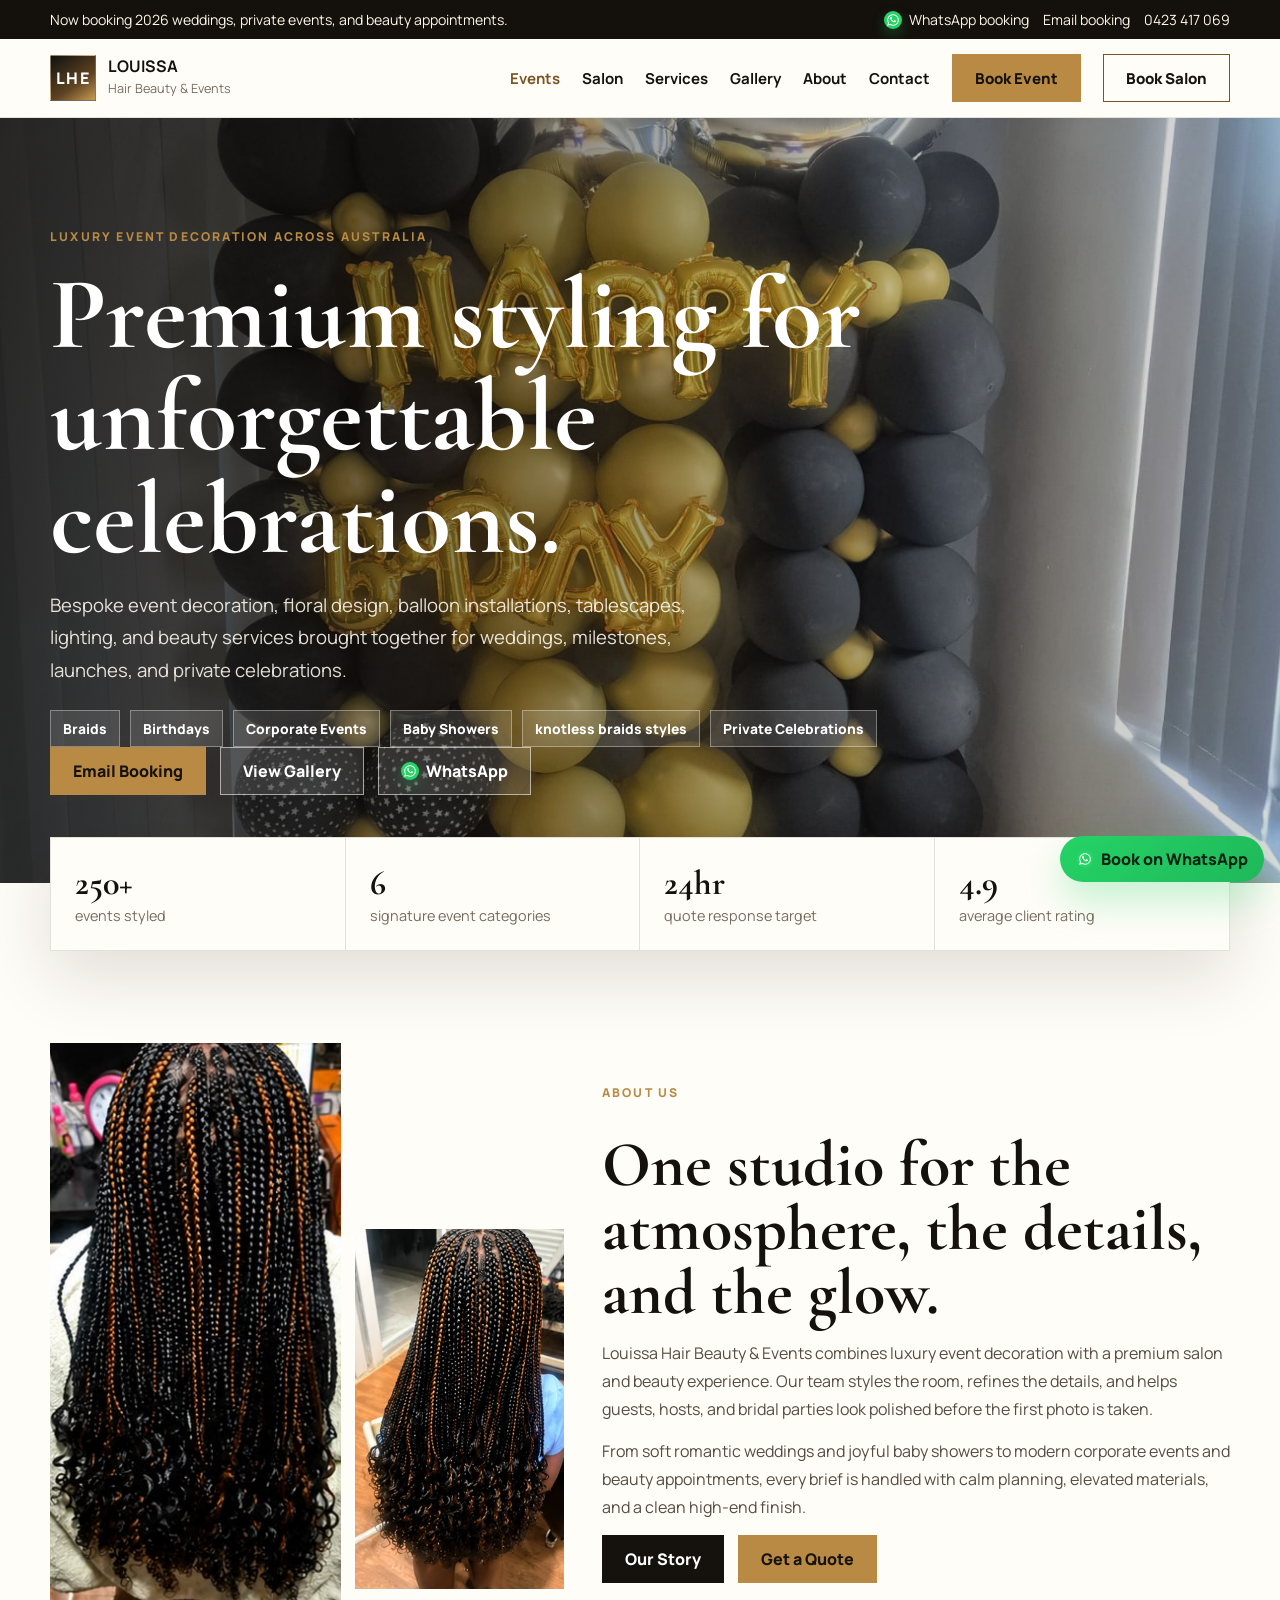
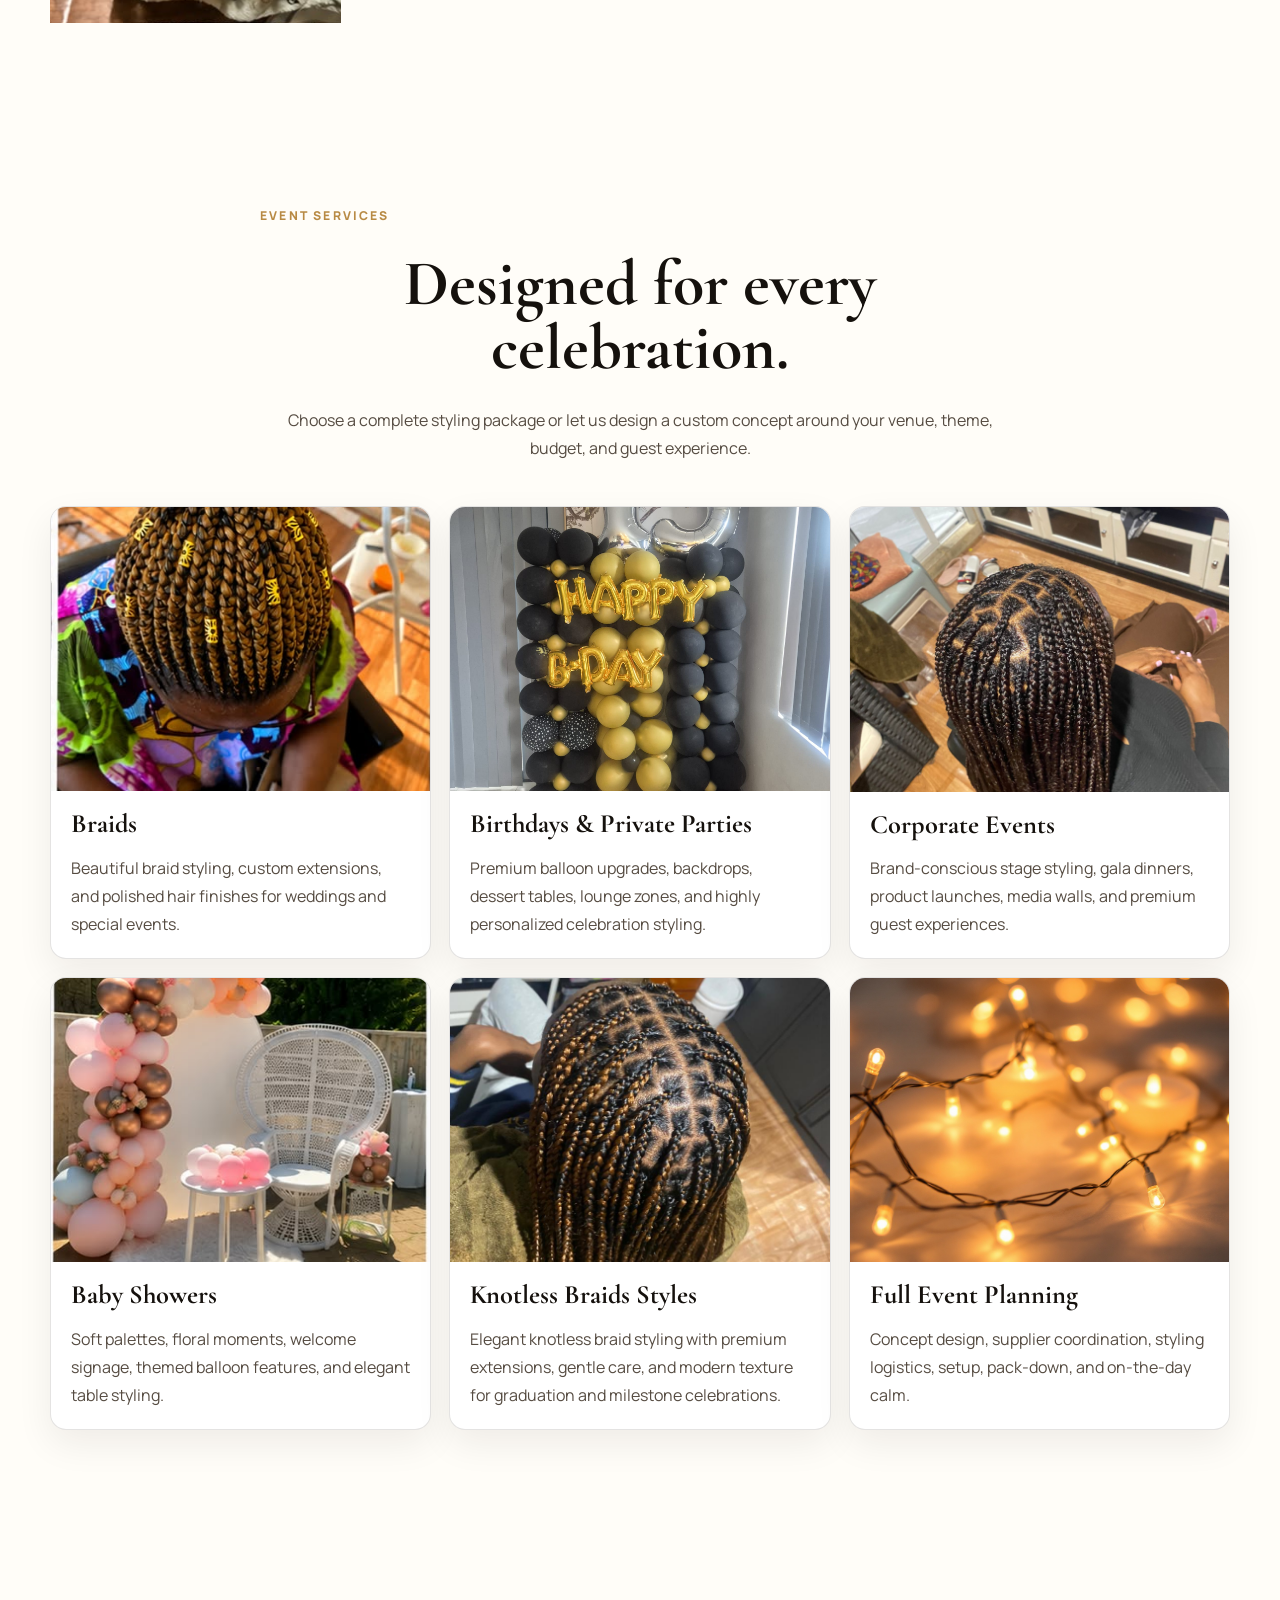
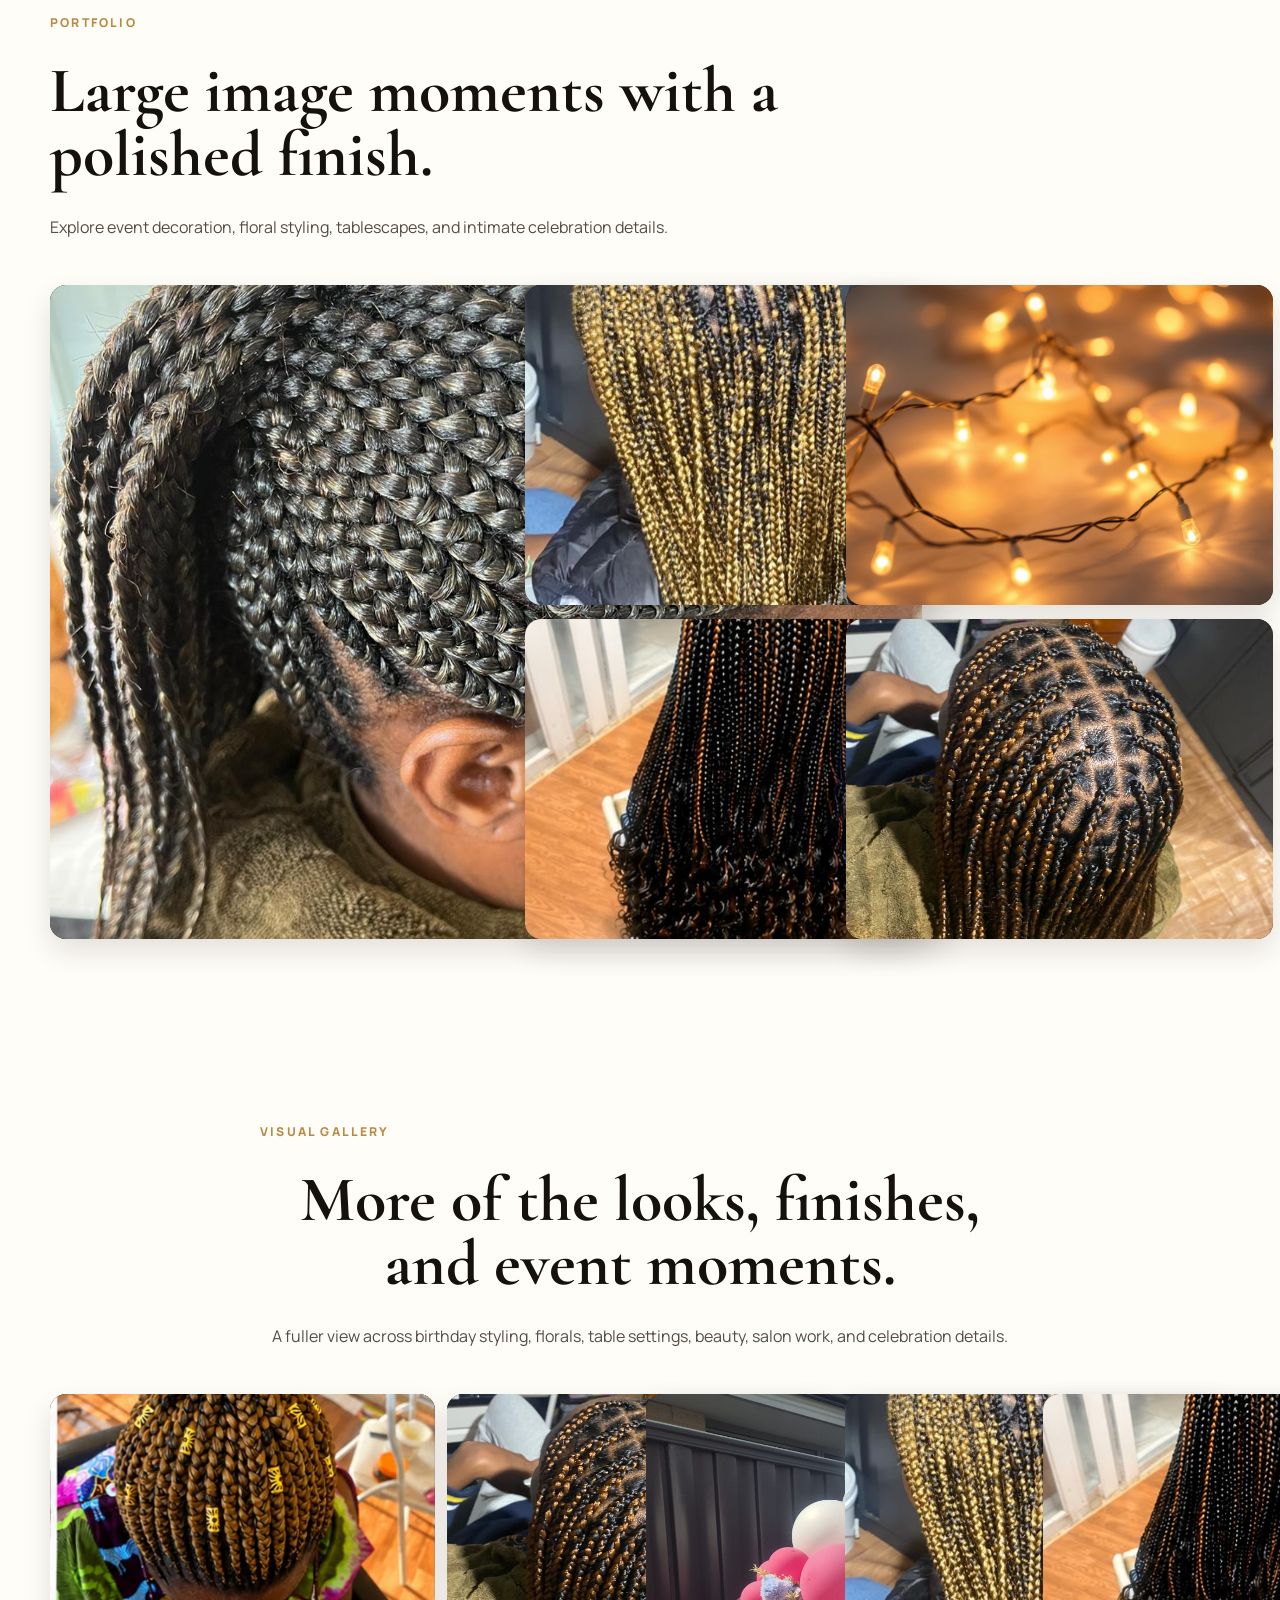
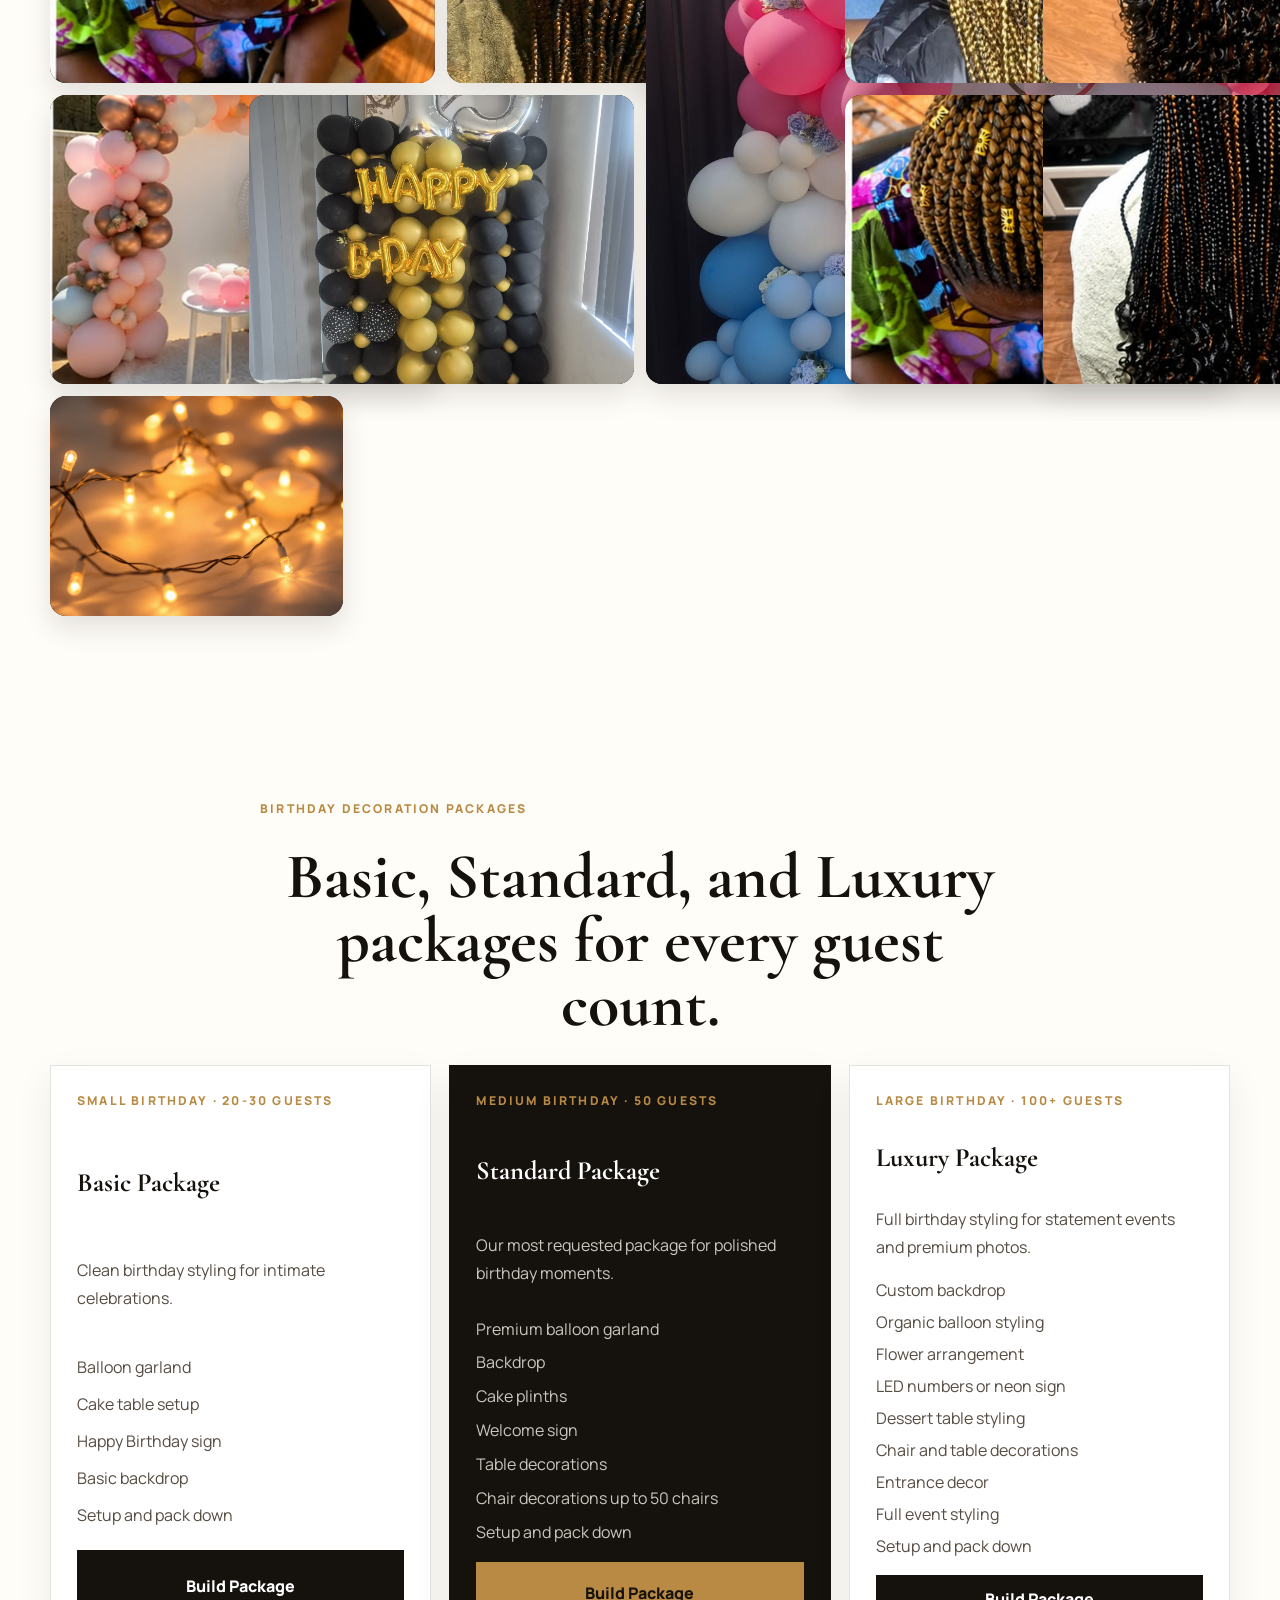
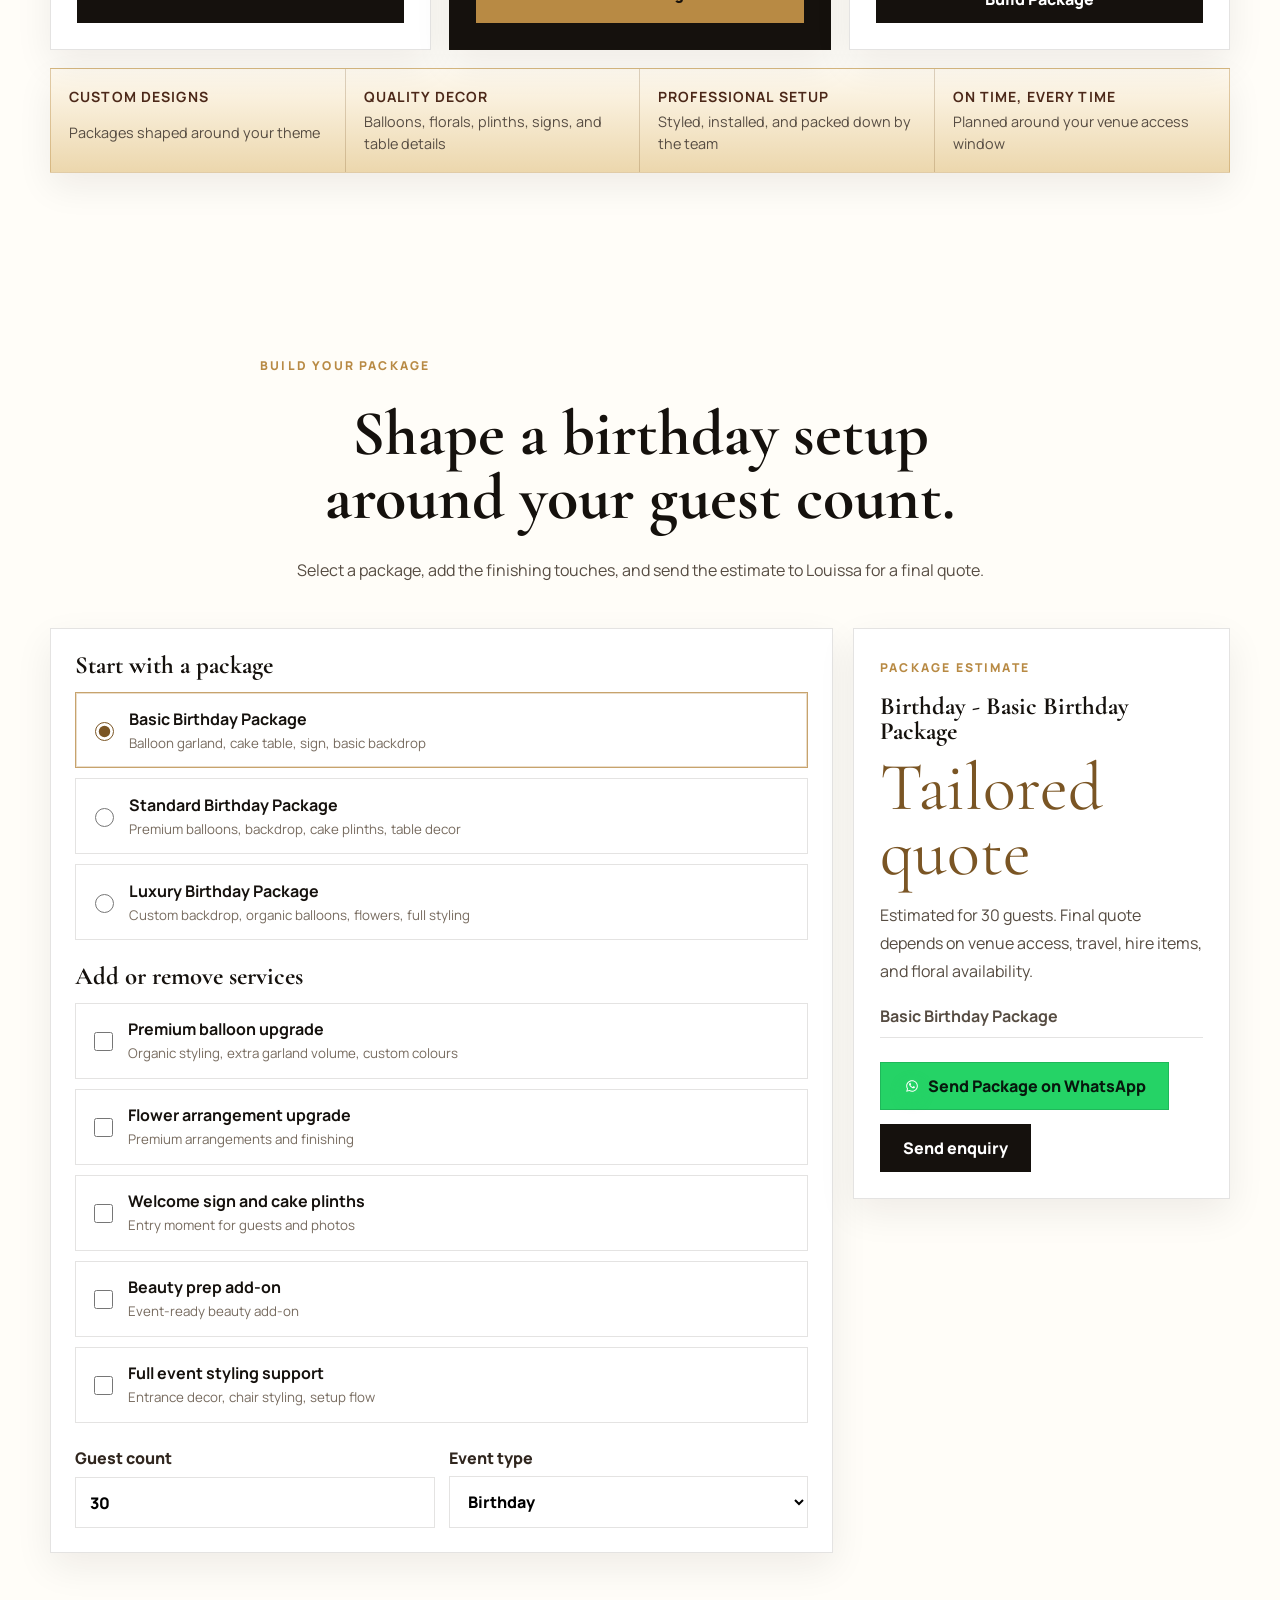
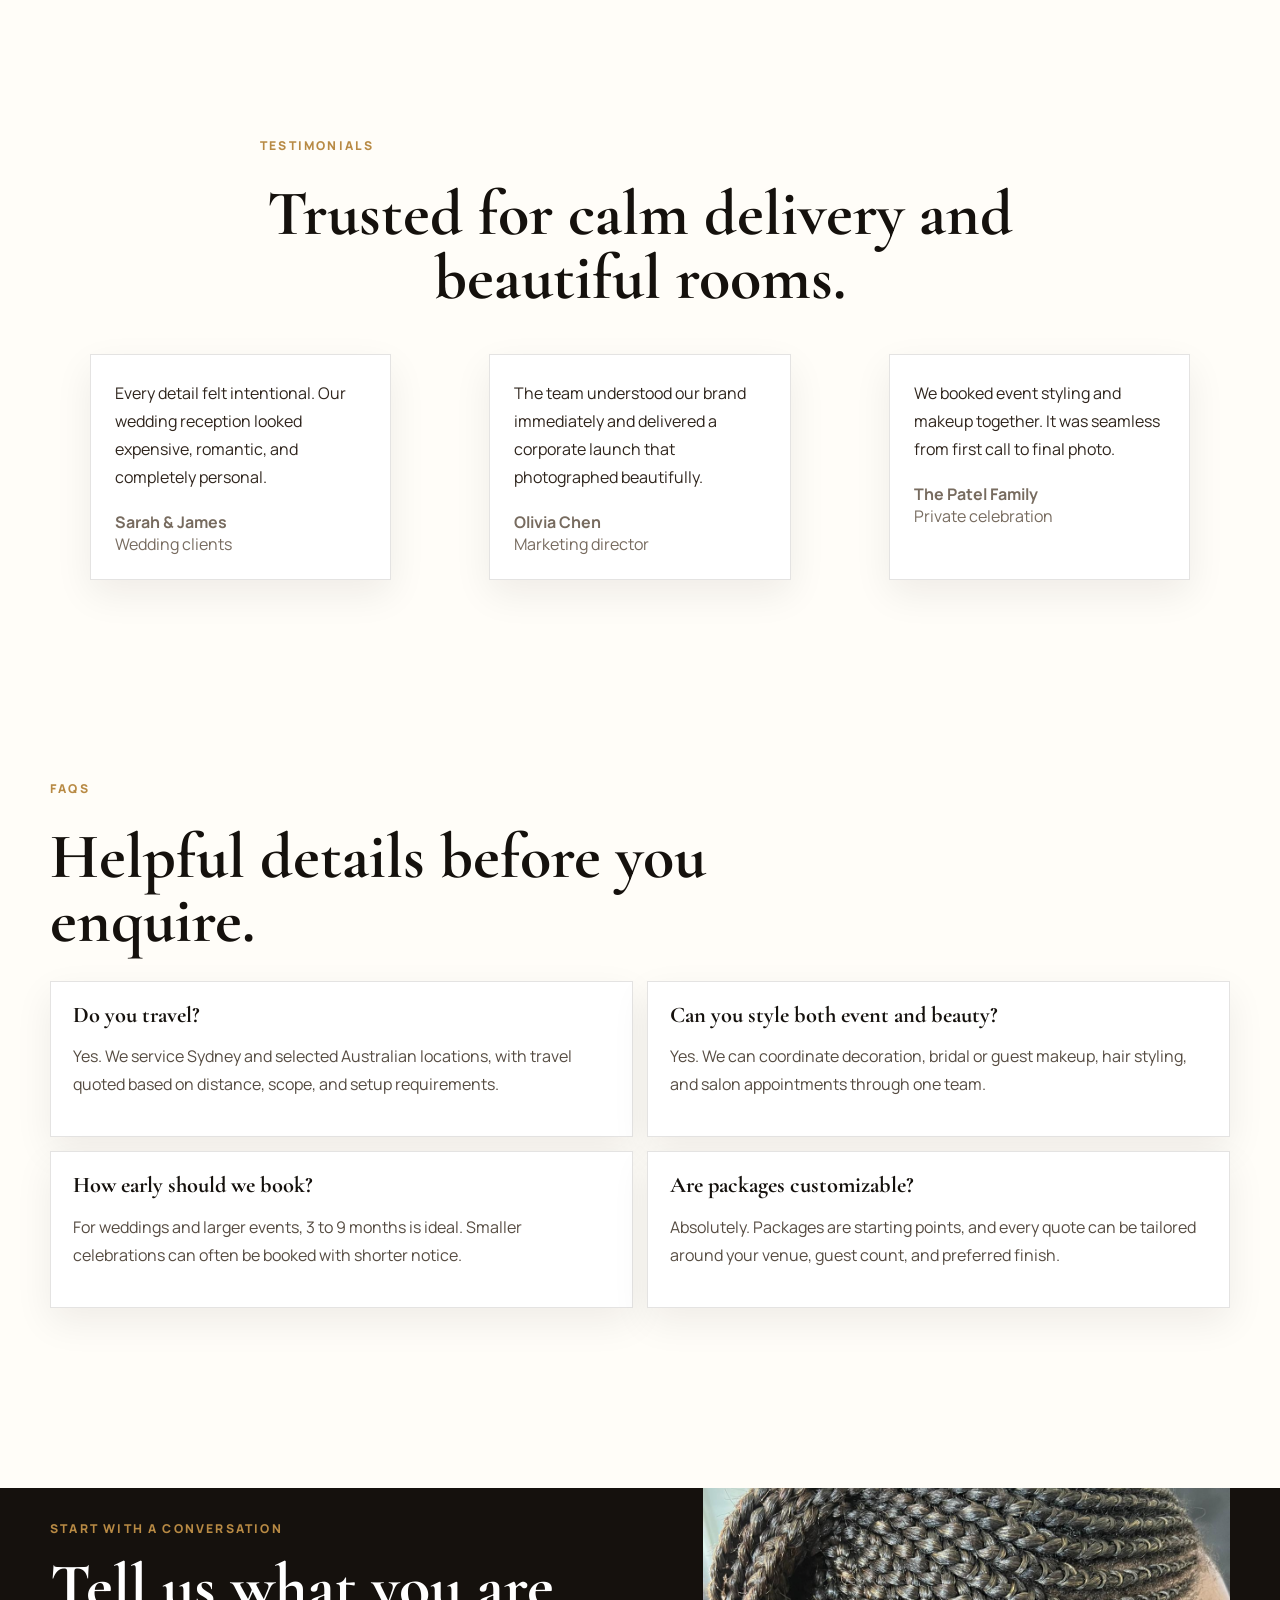
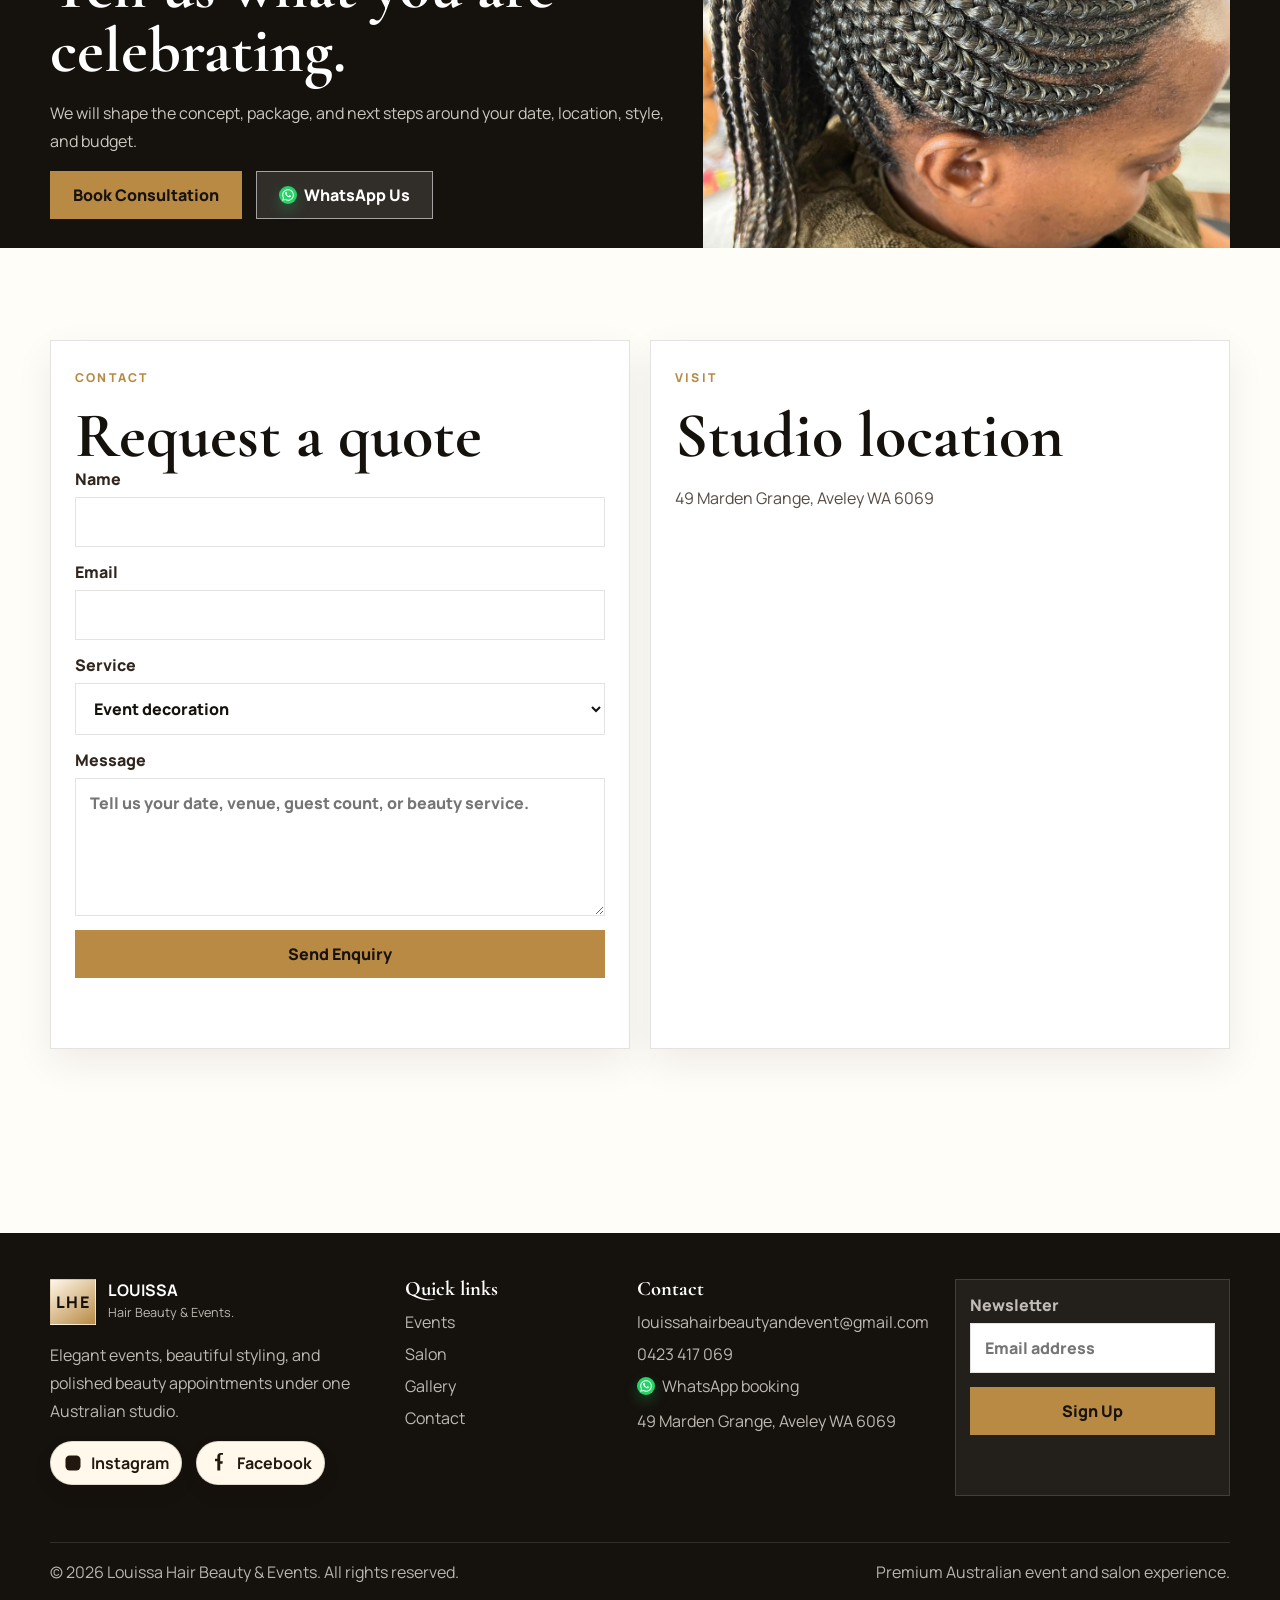
<file: index.html>
<!doctype html>
<html lang="en">
  <head>
    <meta charset="UTF-8" />
    <meta name="viewport" content="width=device-width, initial-scale=1.0, viewport-fit=cover" />
    <meta name="theme-color" content="#15110d" />
    <meta name="apple-mobile-web-app-capable" content="yes" />
    <meta name="apple-mobile-web-app-status-bar-style" content="black-translucent" />
    <meta name="format-detection" content="telephone=no" />
    <title>Louissa Hair Beauty & Events | Premium Events and Salon Services</title>
    <meta
      name="description"
      content="A premium Australian studio for luxury event decoration, weddings, celebrations, salon services, and beauty bookings."
    />
    <!-- Google Search Console verification: replace CONTENT with your verification token -->
    <meta name="google-site-verification" content="REPLACE_WITH_VERIFICATION_TOKEN" />
    <!-- Google Analytics 4: replace G-XXXXXXXX with your measurement ID -->
    <!-- Global site tag (gtag.js) - Google Analytics -->
    <script async src="https://www.googletagmanager.com/gtag/js?id=G-REPLACE_ME"></script>
    <script>
      window.dataLayer = window.dataLayer || [];
      function gtag(){dataLayer.push(arguments);} 
      gtag('js', new Date());
      gtag('config', 'G-REPLACE_ME');
    </script>
    <!-- End analytics/verification placeholders -->
    <link rel="preconnect" href="https://fonts.googleapis.com" />
    <link rel="preconnect" href="https://fonts.gstatic.com" crossorigin />
    <link rel="icon" href="favicon.ico" sizes="any" />
    <link rel="stylesheet" href="styles.css" />
    <script defer src="script.js"></script>
  </head>
  <body>
    <div class="announcement-bar">
      <a href="contact.html">Now booking 2026 weddings, private events, and beauty appointments.</a>
      <div class="announcement-contacts">
        <a href="https://wa.me/61423417069">WhatsApp booking</a>
        <a href="contact.html#contact-form">Email booking</a>
        <a href="tel:+61423417069">0423 417 069</a>
      </div>
    </div>

    <header class="site-header">
      <div class="topline">
        <a class="brand" href="index.html" aria-label="Louissa Hair Beauty and Events home">
          <span class="brand-mark">LHE</span>
          <span>
            <strong>LOUISSA</strong>
            <small>Hair Beauty & Events</small>
          </span>
        </a>
        <button class="menu-button" type="button" aria-expanded="false" aria-controls="site-nav">Menu</button>
        <nav id="site-nav" class="site-nav" aria-label="Primary">
          <a href="index.html">Events</a>
          <a href="salon.html">Salon</a>
          <a href="services.html">Services</a>
          <a href="portfolio.html">Gallery</a>
          <a href="about.html">About</a>
          <a href="contact.html">Contact</a>
          <a class="button button-secondary" href="contact.html">Book Event</a>
          <a class="button button-ghost" href="salon.html#booking">Book Salon</a>
        </nav>
      </div>
    </header>

    <main id="events">
      <section
        class="hero"
        style="--hero-image: url('assets/site-images/l31.jpeg')"
      >
        <div class="hero-inner reveal">
          <span class="eyebrow">Luxury event decoration across Australia</span>
          <h1>Premium styling for unforgettable celebrations.</h1>
          <p class="lede">
            Bespoke event decoration, floral design, balloon installations, tablescapes, lighting,
            and beauty services brought together for weddings, milestones, launches, and private celebrations.
          </p>
          <ul class="hero-points">
            <li>Braids</li>
            <li>Birthdays</li>
            <li>Corporate Events</li>
            <li>Baby Showers</li>
            <li>knotless braids styles</li>
            <li>Private Celebrations</li>
          </ul>
          <div class="button-row">
            <a class="button button-secondary" href="contact.html#contact-form">Email Booking</a>
            <a class="button button-ghost" href="portfolio.html">View Gallery</a>
            <a class="button button-ghost" href="https://wa.me/61423417069">WhatsApp</a>
          </div>
        </div>
      </section>

      <div class="hero-strip reveal" aria-label="Studio highlights">
        <div class="stat"><strong>250+</strong><span>events styled</span></div>
        <div class="stat"><strong>6</strong><span>signature event categories</span></div>
        <div class="stat"><strong>24hr</strong><span>quote response target</span></div>
        <div class="stat"><strong>4.9</strong><span>average client rating</span></div>
      </div>

      <section class="section section-shell split">
        <div class="image-stack reveal">
          <img src="assets/site-images/l1.jpeg" alt="Designer arranging flowers in the studio" loading="lazy" />
          <img src="assets/site-images/l2.jpeg" alt="Event mood board with fabric and floral samples" loading="lazy" />
        </div>
        <div class="copy-block reveal">
          <span class="eyebrow">About us</span>
          <h2>One studio for the atmosphere, the details, and the glow.</h2>
          <p>
            Louissa Hair Beauty & Events combines luxury event decoration with a premium salon and beauty experience.
            Our team styles the room, refines the details, and helps guests, hosts, and bridal parties look polished
            before the first photo is taken.
          </p>
          <p>
            From soft romantic weddings and joyful baby showers to modern corporate events and beauty appointments,
            every brief is handled with calm planning, elevated materials, and a clean high-end finish.
          </p>
          <div class="button-row">
            <a class="button" href="about.html">Our Story</a>
            <a class="button button-secondary" href="contact.html">Get a Quote</a>
          </div>
        </div>
      </section>

      <section class="section section-shell">
        <div class="section-heading center reveal">
          <span class="eyebrow">Event services</span>
          <h2>Designed for every celebration.</h2>
          <p>Choose a complete styling package or let us design a custom concept around your venue, theme, budget, and guest experience.</p>
        </div>
        <div class="card-grid cards-3">
          <article class="service-card reveal">
            <img src="assets/site-images/l3.jpeg" alt="Luxury braids styling detail" loading="lazy" />
            <div class="service-card-body"><h3>Braids</h3><p>Beautiful braid styling, custom extensions, and polished hair finishes for weddings and special events.</p></div>
          </article>
          <article class="service-card reveal">
            <img src="assets/site-images/l31.jpeg" alt="Event tablescape and florals" loading="lazy" />
            <div class="service-card-body"><h3>Birthdays & Private Parties</h3><p>Premium balloon upgrades, backdrops, dessert tables, lounge zones, and highly personalized celebration styling.</p></div>
          </article>
          <article class="service-card reveal">
            <img src="assets/site-images/l11.jpeg" alt="Ceremony florals and tablescape" loading="lazy" />
            <div class="service-card-body"><h3>Corporate Events</h3><p>Brand-conscious stage styling, gala dinners, product launches, media walls, and premium guest experiences.</p></div>
          </article>
          <article class="service-card reveal">
            <img src="assets/site-images/l6.jpeg" alt="Festive balloon arch for a private event" loading="lazy" />
            <div class="service-card-body"><h3>Baby Showers</h3><p>Soft palettes, floral moments, welcome signage, themed balloon features, and elegant table styling.</p></div>
          </article>
          <article class="service-card reveal">
            <img src="assets/site-images/l7.jpeg" alt="Knotless braids styling detail" loading="lazy" />
            <div class="service-card-body"><h3>Knotless Braids Styles</h3><p>Elegant knotless braid styling with premium extensions, gentle care, and modern texture for graduation and milestone celebrations.</p></div>
          </article>
          <article class="service-card reveal">
            <img src="assets/site-images/11-warm-string-lights-candles-event-ambient-lighting.jpg" alt="Warm ambient event lighting with candles" loading="lazy" />
            <div class="service-card-body"><h3>Full Event Planning</h3><p>Concept design, supplier coordination, styling logistics, setup, pack-down, and on-the-day calm.</p></div>
          </article>
        </div>
      </section>

      <section class="section section-shell">
        <div class="section-heading reveal">
          <span class="eyebrow">Portfolio</span>
          <h2>Large image moments with a polished finish.</h2>
          <p>Explore event decoration, floral styling, tablescapes, and intimate celebration details.</p>
        </div>
        <div class="gallery-grid">
          <a class="gallery-card tall reveal" href="portfolio.html">
            <img src="assets/site-images/l15.jpeg" alt="Wedding floral feature detail" loading="eager" />
          </a>
          <a class="gallery-card reveal" href="portfolio.html">
            <img src="assets/site-images/l12.jpeg" alt="Gold and rose tablescape" loading="eager" />
          </a>
          <a class="gallery-card reveal" href="portfolio.html">
            <img src="assets/site-images/11-warm-string-lights-candles-event-ambient-lighting.jpg" alt="Warm candlelit table setting" loading="eager" />
          </a>
          <a class="gallery-card reveal" href="portfolio.html">
            <img src="assets/site-images/l2.jpeg" alt="Makeup artistry detail" loading="eager" />
          </a>
          <a class="gallery-card reveal" href="portfolio.html">
            <img src="assets/site-images/l7.jpeg" alt="Premium salon styling detail" loading="eager" />
          </a>
        </div>
      </section>

      <section class="section section-shell">
        <div class="section-heading center reveal">
          <span class="eyebrow">Visual gallery</span>
          <h2>More of the looks, finishes, and event moments.</h2>
          <p>A fuller view across birthday styling, florals, table settings, beauty, salon work, and celebration details.</p>
        </div>
        <div class="showcase-grid">
          <a class="showcase-item wide reveal" href="portfolio.html"><img src="assets/site-images/l3.jpeg" alt="Salon styling detail" loading="eager" /></a>
          <a class="showcase-item reveal" href="portfolio.html"><img src="assets/site-images/l7.jpeg" alt="Premium salon styling detail" loading="eager" /></a>
          <a class="showcase-item tall reveal" href="portfolio.html"><img src="assets/site-images/l9.jpeg" alt="Braided protective styling" loading="eager" /></a>
          <a class="showcase-item reveal" href="portfolio.html"><img src="assets/site-images/l12.jpeg" alt="Gold and rose tablescape" loading="eager" /></a>
          <a class="showcase-item reveal" href="portfolio.html"><img src="assets/site-images/l2.jpeg" alt="Makeup artistry detail" loading="eager" /></a>
          <a class="showcase-item reveal" href="portfolio.html"><img src="assets/site-images/l6.jpeg" alt="Event styling finish detail" loading="eager" /></a>
          <a class="showcase-item wide reveal" href="portfolio.html"><img src="assets/site-images/l31.jpeg" alt="Grand ballroom floral centerpieces" loading="eager" /></a>
          <a class="showcase-item reveal" href="portfolio.html"><img src="assets/site-images/l3.jpeg" alt="Salon styling detail" loading="eager" /></a>
          <a class="showcase-item reveal" href="portfolio.html"><img src="assets/site-images/l1.jpeg" alt="Beauty preparation detail" loading="eager" /></a>
          <a class="showcase-item reveal" href="portfolio.html"><img src="assets/site-images/11-warm-string-lights-candles-event-ambient-lighting.jpg" alt="Ambient event lighting" loading="eager" /></a>
        </div>
      </section>

      <section class="section section-shell">
        <div class="section-heading center reveal">
          <span class="eyebrow">Birthday decoration packages</span>
          <h2>Basic, Standard, and Luxury packages for every guest count.</h2>
        </div>
        <div class="card-grid cards-3">
          <article class="package-card reveal">
            <span class="eyebrow">Small birthday · 20-30 guests</span>
            <h3>Basic Package</h3>
            <p>Clean birthday styling for intimate celebrations.</p>
            <ul><li>Balloon garland</li><li>Cake table setup</li><li>Happy Birthday sign</li><li>Basic backdrop</li><li>Setup and pack down</li></ul>
            <a class="button" href="#package-builder">Build Package</a>
          </article>
          <article class="package-card featured reveal">
            <span class="eyebrow">Medium birthday · 50 guests</span>
            <h3>Standard Package</h3>
            <p>Our most requested package for polished birthday moments.</p>
            <ul><li>Premium balloon garland</li><li>Backdrop</li><li>Cake plinths</li><li>Welcome sign</li><li>Table decorations</li><li>Chair decorations up to 50 chairs</li><li>Setup and pack down</li></ul>
            <a class="button button-secondary" href="#package-builder">Build Package</a>
          </article>
          <article class="package-card reveal">
            <span class="eyebrow">Large birthday · 100+ guests</span>
            <h3>Luxury Package</h3>
            <p>Full birthday styling for statement events and premium photos.</p>
            <ul><li>Custom backdrop</li><li>Organic balloon styling</li><li>Flower arrangement</li><li>LED numbers or neon sign</li><li>Dessert table styling</li><li>Chair and table decorations</li><li>Entrance decor</li><li>Full event styling</li><li>Setup and pack down</li></ul>
            <a class="button" href="#package-builder">Build Package</a>
          </article>
        </div>
        <div class="promise-strip reveal" aria-label="Louissa service promises">
          <div><strong>Custom designs</strong><span>Packages shaped around your theme</span></div>
          <div><strong>Quality decor</strong><span>Balloons, florals, plinths, signs, and table details</span></div>
          <div><strong>Professional setup</strong><span>Styled, installed, and packed down by the team</span></div>
          <div><strong>On time, every time</strong><span>Planned around your venue access window</span></div>
        </div>
      </section>

      <section id="package-builder" class="section section-shell">
        <div class="section-heading center reveal">
          <span class="eyebrow">Build your package</span>
          <h2>Shape a birthday setup around your guest count.</h2>
          <p>Select a package, add the finishing touches, and send the estimate to Louissa for a final quote.</p>
        </div>
        <div class="package-builder reveal" data-package-builder>
          <div class="builder-panel">
            <div class="builder-group">
              <h3>Start with a package</h3>
              <div class="builder-options" role="radiogroup" aria-label="Base package">
                <label class="builder-choice">
                  <input type="radio" name="basePackage" value="Basic Birthday Package" data-price="600" checked />
                  <span><strong>Basic Birthday Package</strong><small>Balloon garland, cake table, sign, basic backdrop</small></span>
                </label>
                <label class="builder-choice">
                  <input type="radio" name="basePackage" value="Standard Birthday Package" data-price="1000" />
                  <span><strong>Standard Birthday Package</strong><small>Premium balloons, backdrop, cake plinths, table decor</small></span>
                </label>
                <label class="builder-choice">
                  <input type="radio" name="basePackage" value="Luxury Birthday Package" data-price="1700" />
                  <span><strong>Luxury Birthday Package</strong><small>Custom backdrop, organic balloons, flowers, full styling</small></span>
                </label>
              </div>
            </div>

            <div class="builder-group">
              <h3>Add or remove services</h3>
              <div class="builder-options">
                <label class="builder-choice">
                  <input type="checkbox" value="Premium balloon upgrade" data-price="450" />
                  <span><strong>Premium balloon upgrade</strong><small>Organic styling, extra garland volume, custom colours</small></span>
                </label>
                <label class="builder-choice">
                  <input type="checkbox" value="Flower arrangement upgrade" data-price="850" />
                  <span><strong>Flower arrangement upgrade</strong><small>Premium arrangements and finishing</small></span>
                </label>
                <label class="builder-choice">
                  <input type="checkbox" value="Welcome sign and cake plinths" data-price="320" />
                  <span><strong>Welcome sign and cake plinths</strong><small>Entry moment for guests and photos</small></span>
                </label>
                <label class="builder-choice">
                  <input type="checkbox" value="Beauty prep add-on" data-price="520" />
                  <span><strong>Beauty prep add-on</strong><small>Event-ready beauty add-on</small></span>
                </label>
                <label class="builder-choice">
                  <input type="checkbox" value="Full event styling support" data-price="780" />
                  <span><strong>Full event styling support</strong><small>Entrance decor, chair styling, setup flow</small></span>
                </label>
              </div>
            </div>

            <div class="builder-group builder-fields">
              <label>Guest count
                <input type="number" min="10" step="5" value="30" data-guest-count />
              </label>
              <label>Event type
                <select data-event-type>
                  <option>Birthday</option>
                  <option>Wedding</option>
                  <option>Baby shower</option>
                  <option>Corporate event</option>
                  <option>Graduation</option>
                  <option>Private celebration</option>
                </select>
              </label>
            </div>
          </div>

          <aside class="builder-summary" aria-live="polite">
            <span class="eyebrow">Package estimate</span>
            <h3 data-package-name>Basic Birthday Package</h3>
            <div class="builder-total" data-package-total>Tailored quote</div>
            <p data-package-note>Estimated for 30 guests. Final quote depends on venue access, travel, hire items, and floral availability.</p>
            <ul class="builder-list" data-package-list></ul>
            <div class="button-row">
              <a
                class="button whatsapp-button"
                data-package-whatsapp
                href="https://wa.me/61423417069"
                target="_blank"
                rel="noopener"
                aria-label="Send this package estimate to Louissa Hair Beauty and Events on WhatsApp"
              >Send Package on WhatsApp</a>
              <a class="button" data-package-contact href="contact.html">Send enquiry</a>
            </div>
          </aside>
        </div>
      </section>

      <section class="section section-shell">
        <div class="section-heading center reveal">
          <span class="eyebrow">Testimonials</span>
          <h2>Trusted for calm delivery and beautiful rooms.</h2>
        </div>
        <div class="testimonial-grid">
          <figure class="testimonial-card reveal"><blockquote>Every detail felt intentional. Our wedding reception looked expensive, romantic, and completely personal.</blockquote><figcaption><strong>Sarah & James</strong><br />Wedding clients</figcaption></figure>
          <figure class="testimonial-card reveal"><blockquote>The team understood our brand immediately and delivered a corporate launch that photographed beautifully.</blockquote><figcaption><strong>Olivia Chen</strong><br />Marketing director</figcaption></figure>
          <figure class="testimonial-card reveal"><blockquote>We booked event styling and makeup together. It was seamless from first call to final photo.</blockquote><figcaption><strong>The Patel Family</strong><br />Private celebration</figcaption></figure>
        </div>
      </section>

      <section class="section section-shell">
        <div class="section-heading reveal">
          <span class="eyebrow">FAQs</span>
          <h2>Helpful details before you enquire.</h2>
        </div>
        <div class="faq-grid">
          <article class="faq-item reveal"><h3>Do you travel?</h3><p>Yes. We service Sydney and selected Australian locations, with travel quoted based on distance, scope, and setup requirements.</p></article>
          <article class="faq-item reveal"><h3>Can you style both event and beauty?</h3><p>Yes. We can coordinate decoration, bridal or guest makeup, hair styling, and salon appointments through one team.</p></article>
          <article class="faq-item reveal"><h3>How early should we book?</h3><p>For weddings and larger events, 3 to 9 months is ideal. Smaller celebrations can often be booked with shorter notice.</p></article>
          <article class="faq-item reveal"><h3>Are packages customizable?</h3><p>Absolutely. Packages are starting points, and every quote can be tailored around your venue, guest count, and preferred finish.</p></article>
        </div>
      </section>

      <section class="cta-band">
        <div class="section-shell">
          <div class="reveal">
            <span class="eyebrow">Start with a conversation</span>
            <h2>Tell us what you are celebrating.</h2>
            <p>We will shape the concept, package, and next steps around your date, location, style, and budget.</p>
            <div class="button-row">
              <a class="button button-secondary" href="contact.html">Book Consultation</a>
              <a class="button button-ghost" href="https://wa.me/61423417069">WhatsApp Us</a>
            </div>
          </div>
          <img class="reveal" src="assets/site-images/l15.jpeg" alt="Luxury bridal bouquet with roses" loading="lazy" />
        </div>
      </section>

      <section class="section section-shell contact-grid">
        <div class="contact-panel reveal">
          <span class="eyebrow">Contact</span>
          <h2>Request a quote</h2>
          <form class="contact-form" data-soft-submit>
            <label>Name<input name="name" autocomplete="name" required /></label>
            <label>Email<input type="email" name="email" autocomplete="email" required /></label>
            <label>Service<select name="service"><option>Event decoration</option><option>Salon booking</option><option>Event and beauty package</option></select></label>
            <label>Message<textarea name="message" rows="5" placeholder="Tell us your date, venue, guest count, or beauty service." required></textarea></label>
            <button class="button button-secondary" type="submit">Send Enquiry</button>
            <p data-form-message aria-live="polite"></p>
          </form>
        </div>
        <div class="contact-panel reveal">
          <span class="eyebrow">Visit</span>
          <h2>Studio location</h2>
          <p>49 Marden Grange, Aveley WA 6069</p>
          <iframe class="map-frame" title="Map to Louissa Hair Beauty and Events" src="https://www.google.com/maps?q=49%20Marden%20Grange%2C%20Aveley%20WA%206069&z=14&output=embed" loading="lazy" referrerpolicy="no-referrer-when-downgrade"></iframe>
        </div>
      </section>
    </main>

    <footer class="site-footer">
      <div class="footer-grid section-shell">
        <div>
          <a class="brand" href="index.html">
            <span class="brand-mark">LHE</span>
            <span><strong>LOUISSA</strong><small>Hair Beauty & Events.</small></span>
          </a>
          <p>Elegant events, beautiful styling, and polished beauty appointments under one Australian studio.</p>
          <div class="social-links"><a class="social-link" href="https://www.instagram.com/louissahairbeauty?igsh=MTM2bmZhZGo1d2x1Mg==" target="_blank" rel="noopener noreferrer" aria-label="Visit Louissa Hair Beauty on Instagram"><svg viewBox="0 0 24 24" aria-hidden="true"><rect x="3" y="3" width="18" height="18" rx="5"></rect><circle cx="12" cy="12" r="4.2"></circle><circle cx="17.4" cy="6.6" r="1.1"></circle></svg><span>Instagram</span></a><a class="social-link" href="https://www.facebook.com/profile.php?id=100064659356725" target="_blank" rel="noopener noreferrer" aria-label="Visit Louissa Hair Beauty on Facebook"><svg viewBox="0 0 24 24" aria-hidden="true"><path d="M13.5 21v-8h2.7l.4-3.2h-3.1V3.8c0-.9.3-1.6 1.6-1.6h1.7V.1C16.2.1 15.2 0 14 0c-2.4 0-4 1.5-4 4.2v2.6H7.2V10h2.8v11h3.5Z"></path></svg><span>Facebook</span></a></div>
        </div>
        <div><h3>Quick links</h3><ul class="footer-links"><li><a href="index.html">Events</a></li><li><a href="salon.html">Salon</a></li><li><a href="portfolio.html">Gallery</a></li><li><a href="contact.html">Contact</a></li></ul></div>
        <div><h3>Contact</h3><ul class="footer-links"><li><a href="mailto:louissahairbeautyandevent@gmail.com">louissahairbeautyandevent@gmail.com</a></li><li><a href="tel:+61423417069">0423 417 069</a></li><li><a href="https://wa.me/61423417069">WhatsApp booking</a></li><li>49 Marden Grange, Aveley WA 6069</li></ul></div>
        <form class="newsletter-form" data-soft-submit><label>Newsletter<input type="email" placeholder="Email address" required /></label><button class="button button-secondary" type="submit">Sign Up</button><p data-form-message aria-live="polite"></p></form>
      </div>
      <div class="footer-bottom section-shell"><span>© <span data-year></span> Louissa Hair Beauty & Events. All rights reserved.</span><span>Premium Australian event and salon experience.</span></div>
    </footer>
  </body>
</html>
</file>
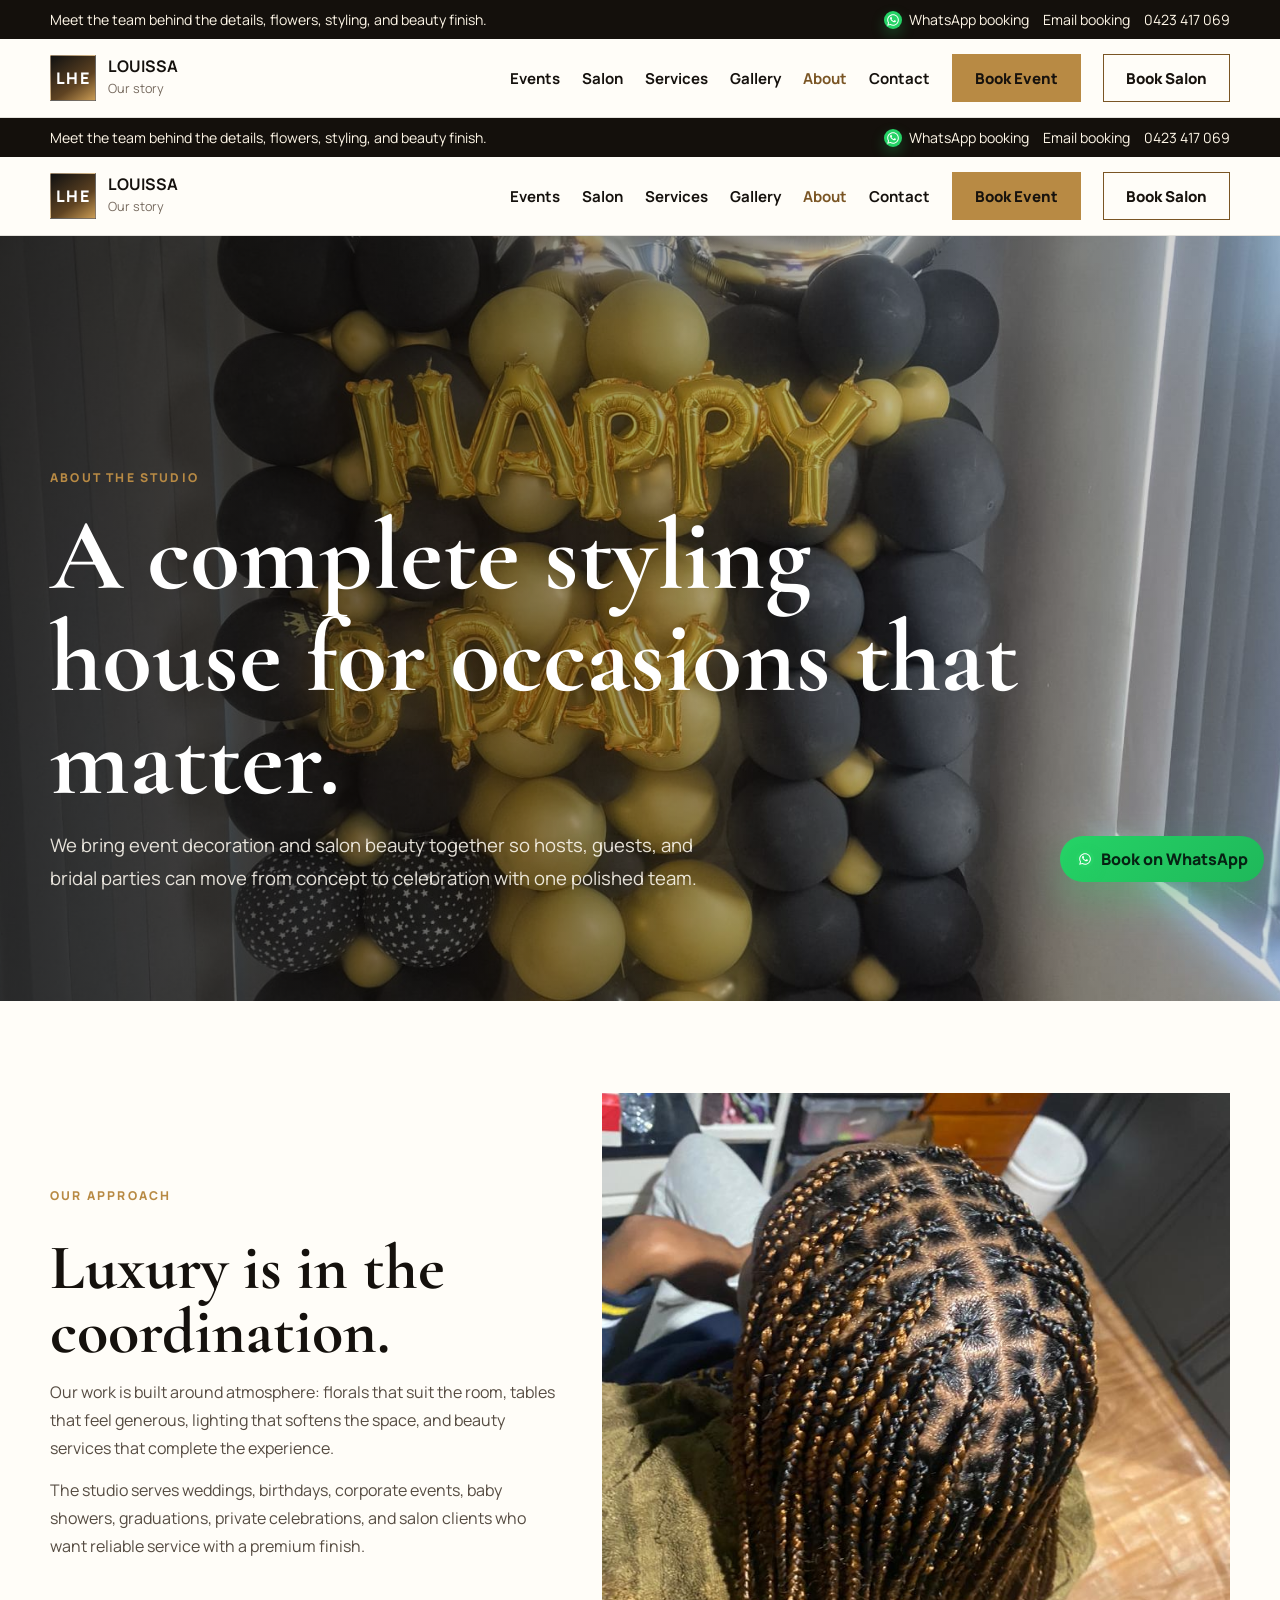
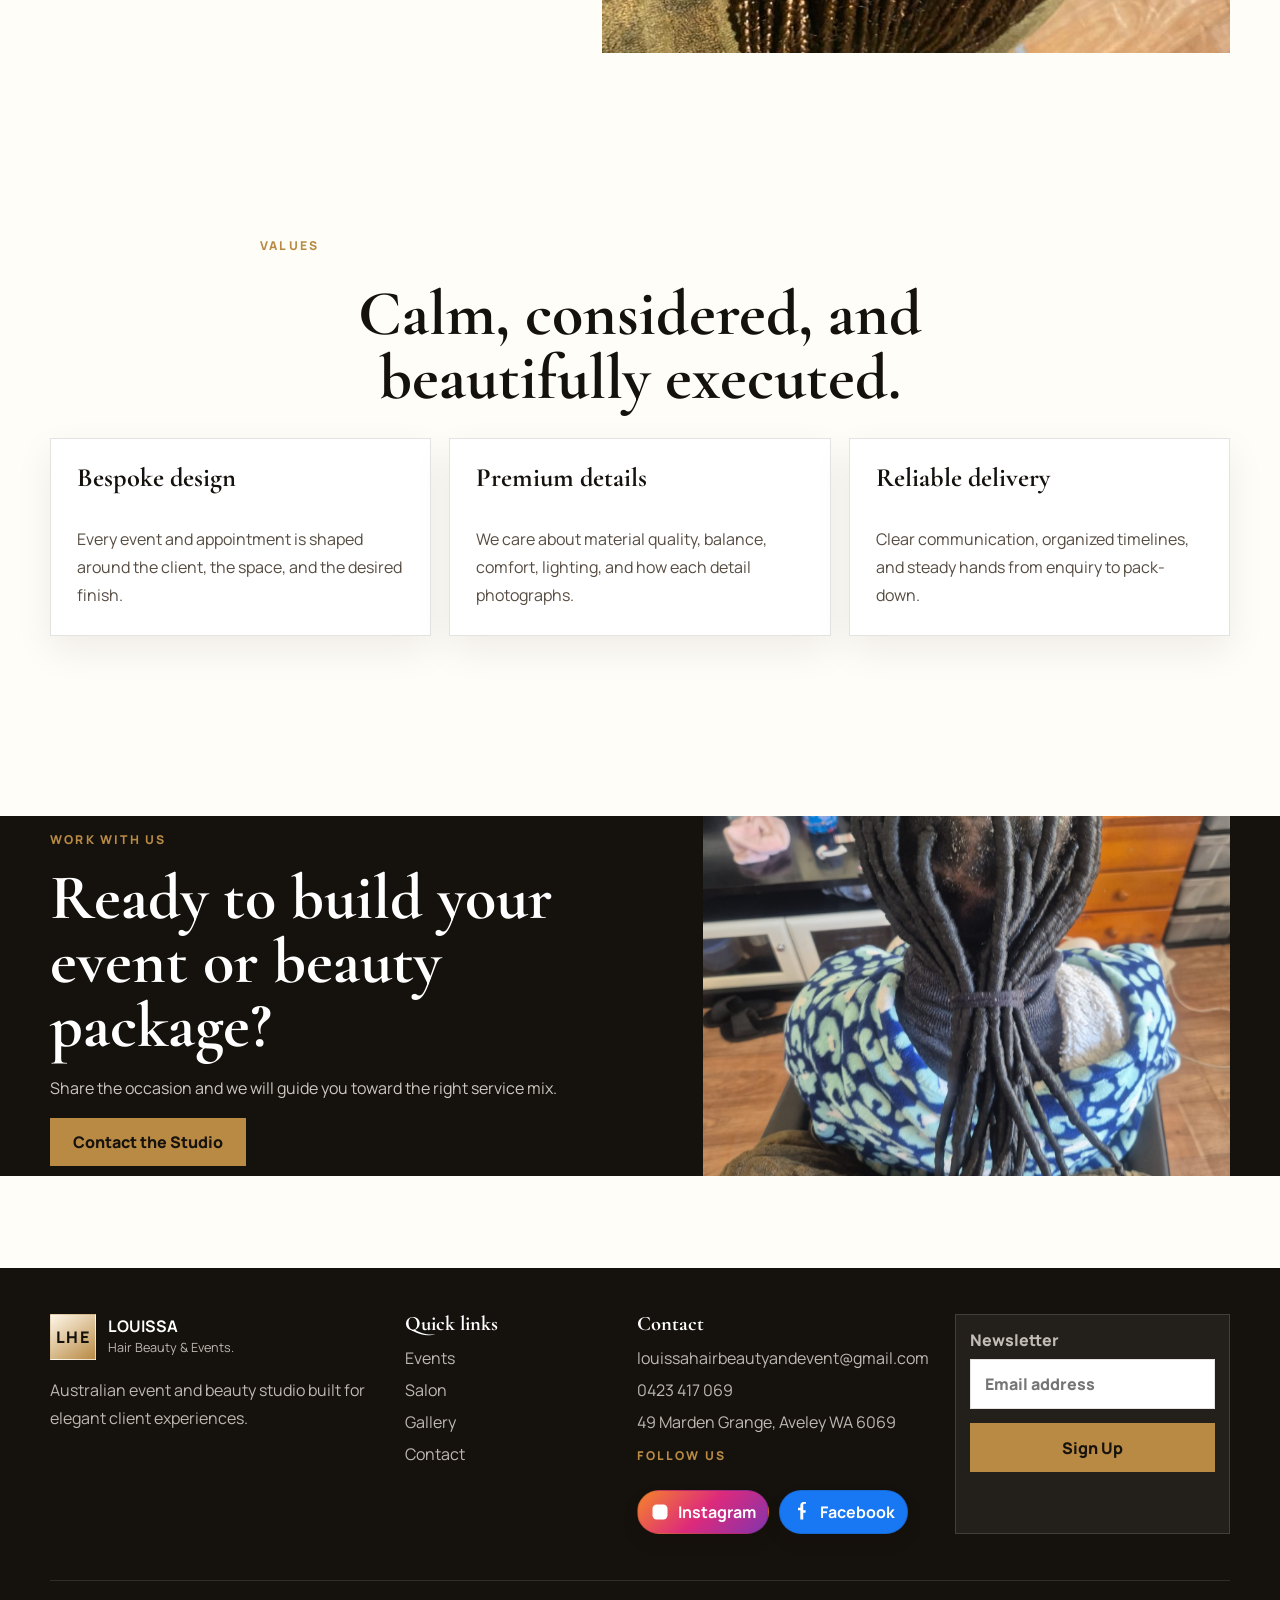
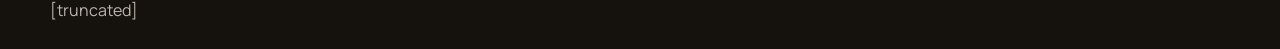
<file: about.html>
<!doctype html>
<html lang="en">
  <head>
    <meta charset="UTF-8" />
    <meta name="viewport" content="width=device-width, initial-scale=1.0, viewport-fit=cover" />
    <meta name="theme-color" content="#15110d" />
    <meta name="apple-mobile-web-app-capable" content="yes" />
    <meta name="apple-mobile-web-app-status-bar-style" content="black-translucent" />
    <meta name="format-detection" content="telephone=no" />
    <title>About | Louissa Hair Beauty & Events</title>
    <meta name="description" content="The story behind Louissa Hair Beauty & Events, a premium Australian event decoration and salon business." />
    <link rel="preconnect" href="https://fonts.googleapis.com" />
    <link rel="preconnect" href="https://fonts.gstatic.com" crossorigin />
    <link rel="icon" href="favicon.ico" sizes="any" />
    <link rel="stylesheet" href="styles.css" />
    <script defer src="script.js"></script>
  </head>
  <body>
    <div class="announcement-bar"><a href="contact.html">Meet the team behind the details, flowers, styling, and beauty finish.</a><div class="announcement-contacts"><a href="https://wa.me/61423417069">WhatsApp booking</a><a href="contact.html#contact-form">Email booking</a><a href="tel:+61423417069">0423 417 069</a></div></div>
    <header class="site-header"><div class="topline"><a class="brand" href="index.html"><span class="brand-mark">LHE</span><span><strong>LOUISSA</strong><small>Our story</small></span></a><button class="menu-button" type="button" aria-expanded="false" aria-controls="site-nav">Menu</button><nav id="site-nav" class="site-nav"><a href="index.html">Events</a><a href="salon.html">Salon</a><a href="services.html">Services</a><a href="portfolio.html">Gallery</a><a href="about.html">About</a><a href="contact.html">Contact</a><a class="button button-secondary" href="contact.html">Book Event</a><a class="button button-ghost" href="salon.html#booking">Book Salon</a></nav></div></header>
    <!doctype html>
    <html lang="en">
      <head>
        <meta charset="UTF-8" />
        <meta name="viewport" content="width=device-width, initial-scale=1.0, viewport-fit=cover" />
        <meta name="theme-color" content="#15110d" />
        <meta name="apple-mobile-web-app-capable" content="yes" />
        <meta name="apple-mobile-web-app-status-bar-style" content="black-translucent" />
        <meta name="format-detection" content="telephone=no" />
        <title>About | Louissa Hair Beauty & Events</title>
        <meta name="description" content="The story behind Louissa Hair Beauty & Events, a premium Australian event decoration and salon business." />
        <link rel="preconnect" href="https://fonts.googleapis.com" />
        <link rel="preconnect" href="https://fonts.gstatic.com" crossorigin />
        <link rel="icon" href="favicon.ico" sizes="any" />
        <link rel="stylesheet" href="styles.css" />
        <script defer src="script.js"></script>
      </head>
      <body>
        <div class="announcement-bar"><a href="contact.html">Meet the team behind the details, flowers, styling, and beauty finish.</a><div class="announcement-contacts"><a href="https://wa.me/61423417069">WhatsApp booking</a><a href="contact.html#contact-form">Email booking</a><a href="tel:+61423417069">0423 417 069</a></div></div>
        <header class="site-header"><div class="topline"><a class="brand" href="index.html"><span class="brand-mark">LHE</span><span><strong>LOUISSA</strong><small>Our story</small></span></a><button class="menu-button" type="button" aria-expanded="false" aria-controls="site-nav">Menu</button><nav id="site-nav" class="site-nav"><a href="index.html">Events</a><a href="salon.html">Salon</a><a href="services.html">Services</a><a href="portfolio.html">Gallery</a><a href="about.html">About</a><a href="contact.html">Contact</a><a class="button button-secondary" href="contact.html">Book Event</a><a class="button button-ghost" href="salon.html#booking">Book Salon</a></nav></div></header>
        <main>
          <section class="hero" style="--hero-image: url('assets/site-images/l31.jpeg')"><div class="hero-inner reveal"><span class="eyebrow">About the studio</span><h1>A complete styling house for occasions that matter.</h1><p class="lede">We bring event decoration and salon beauty together so hosts, guests, and bridal parties can move from concept to celebration with one polished team.</p></div></section>
          <section class="section section-shell split">
            <div class="copy-block reveal"><span class="eyebrow">Our approach</span><h2>Luxury is in the coordination.</h2><p>Our work is built around atmosphere: florals that suit the room, tables that feel generous, lighting that softens the space, and beauty services that complete the experience.</p><p>The studio serves weddings, birthdays, corporate events, baby showers, graduations, private celebrations, and salon clients who want reliable service with a premium finish.</p></div>
            <img class="feature-image reveal" src="assets/site-images/l14.jpeg" alt="Event styling and floral detail" loading="lazy" />
          </section>
          <section class="section section-shell">
            <div class="section-heading center reveal"><span class="eyebrow">Values</span><h2>Calm, considered, and beautifully executed.</h2></div>
            <div class="card-grid cards-3">
              <article class="package-card reveal"><h3>Bespoke design</h3><p>Every event and appointment is shaped around the client, the space, and the desired finish.</p></article>
              <article class="package-card reveal"><h3>Premium details</h3><p>We care about material quality, balance, comfort, lighting, and how each detail photographs.</p></article>
              <article class="package-card reveal"><h3>Reliable delivery</h3><p>Clear communication, organized timelines, and steady hands from enquiry to pack-down.</p></article>
            </div>
          </section>
          <section class="cta-band"><div class="section-shell"><div class="reveal"><span class="eyebrow">Work with us</span><h2>Ready to build your event or beauty package?</h2><p>Share the occasion and we will guide you toward the right service mix.</p><a class="button button-secondary" href="contact.html">Contact the Studio</a></div><img class="reveal" src="assets/site-images/l16.jpeg" alt="Premium beauty service detail" loading="lazy" /></div></section>
        </main>
        <footer class="site-footer"><div class="footer-grid section-shell"><div><a class="brand" href="index.html"><span class="brand-mark">LHE</span><span><strong>LOUISSA</strong><small>Hair Beauty & Events.</small></span></a><p>Australian event and beauty studio built for elegant client experiences.</p></div><div><h3>Quick links</h3><ul class="footer-links"><li><a href="index.html">Events</a></li><li><a href="salon.html">Salon</a></li><li><a href="portfolio.html">Gallery</a></li><li><a href="contact.html">Contact</a></li></ul></div><div><h3>Contact</h3><ul class="footer-links"><li><a href="mailto:louissahairbeautyandevent@gmail.com">louissahairbeautyandevent@gmail.com</a></li><li><a href="tel:+61423417069">0423 417 069</a></li><li>49 Marden Grange, Aveley WA 6069</li><li><span class="eyebrow">Follow us</span><div class="social-links social-links-compact"><a class="social-link social-link--instagram" href="https://www.instagram.com/louissahairbeauty?igsh=MTM2bmZhZGo1d2x1Mg==" target="_blank" rel="noopener noreferrer" aria-label="Visit Louissa Hair Beauty on Instagram"><svg viewBox="0 0 24 24" aria-hidden="true"><rect x="3" y="3" width="18" height="18" rx="5"></rect><circle cx="12" cy="12" r="4.2"></circle><circle cx="17.4" cy="6.6" r="1.1"></circle></svg><span>Instagram</span></a><a class="social-link social-link--facebook" href="https://www.facebook.com/profile.php?id=100064659356725" target="_blank" rel="noopener noreferrer" aria-label="Visit Louissa Hair Beauty on Facebook"><svg viewBox="0 0 24 24" aria-hidden="true"><path d="M13.5 21v-8h2.7l.4-3.2h-3.1V3.8c0-.9.3-1.6 1.6-1.6h1.7V.1C16.2.1 15.2 0 14 0c-2.4 0-4 1.5-4 4.2v2.6H7.2V10h2.8v11h3.5Z"></path></svg><span>Facebook</span></a></div></li></ul></div><form class="newsletter-form" data-soft-submit><label>Newsletter<input type="email" placeholder="Email address" required /></label><button class="button button-secondary">Sign Up</button><p data-form-message></p></form></div><div class="footer-bottom section-shell"> [truncated]
      </body>
    </html>
</file>
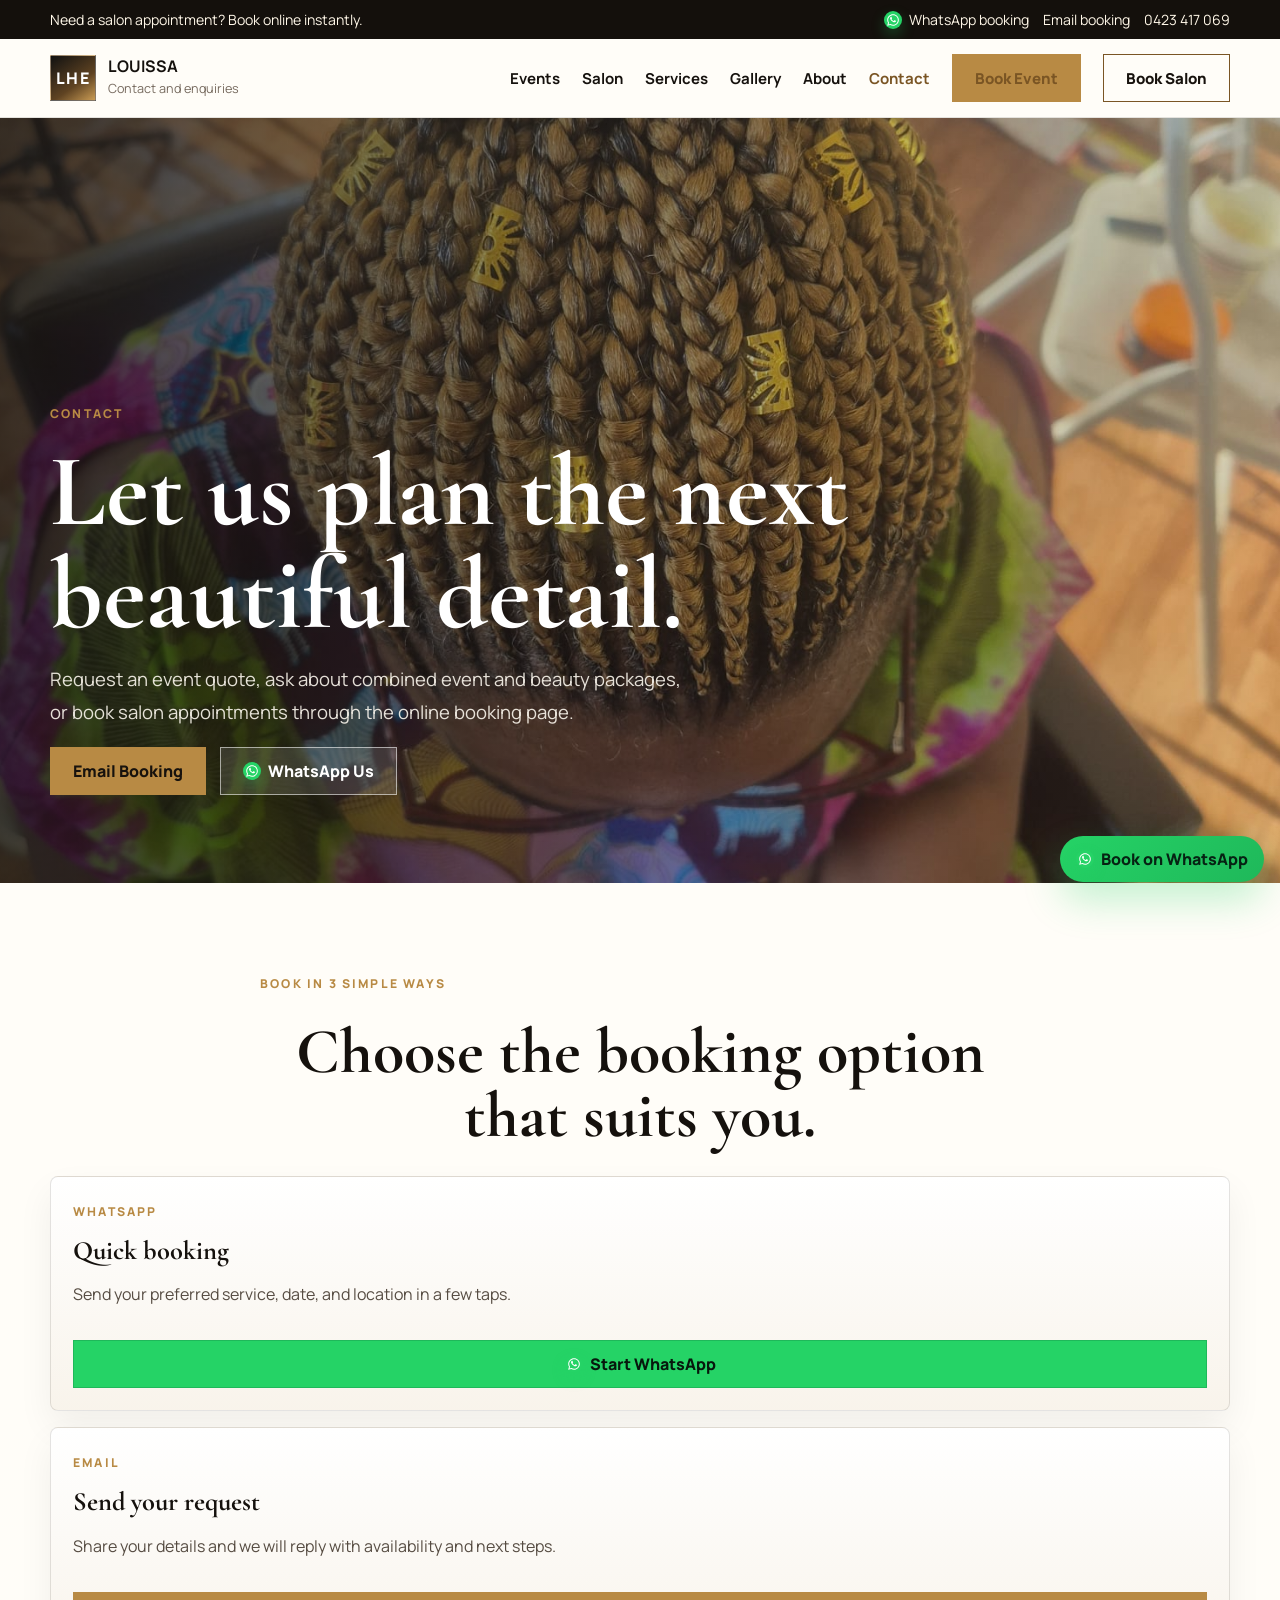
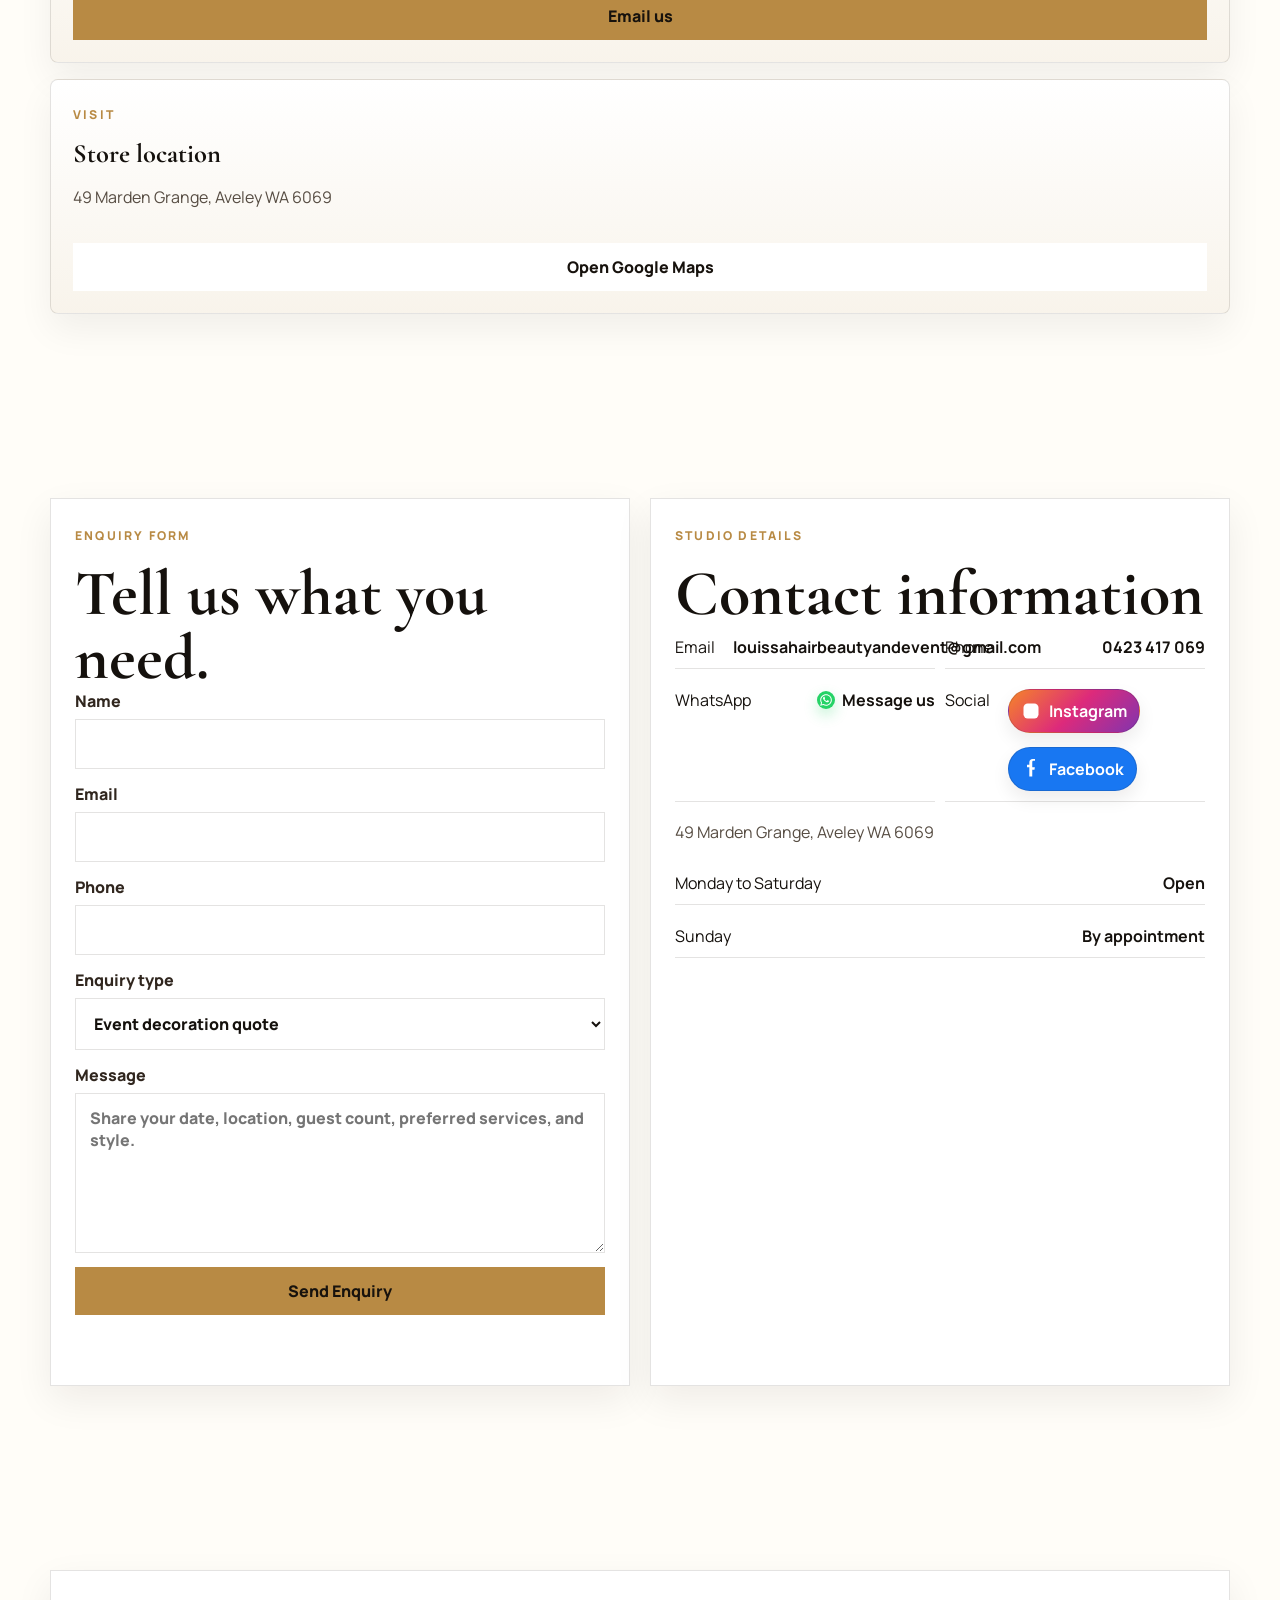
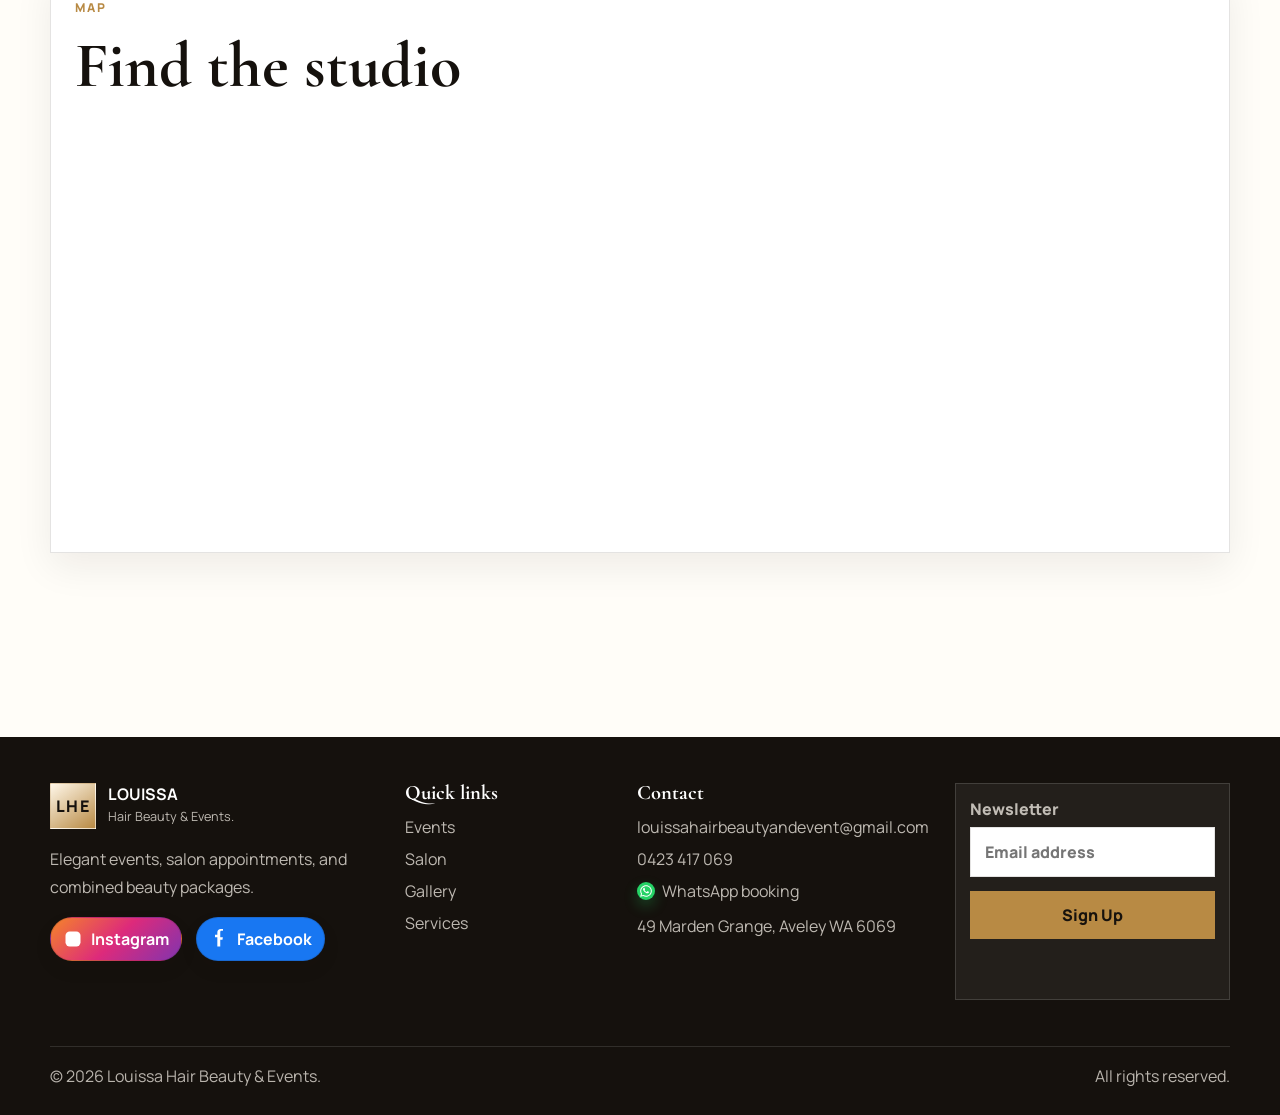
<file: contact.html>
<!doctype html>
<html lang="en">
  <head>
    <meta charset="UTF-8" />
    <meta name="viewport" content="width=device-width, initial-scale=1.0, viewport-fit=cover" />
    <meta name="theme-color" content="#15110d" />
    <meta name="apple-mobile-web-app-capable" content="yes" />
    <meta name="apple-mobile-web-app-status-bar-style" content="black-translucent" />
    <meta name="format-detection" content="telephone=no" />
    <title>Contact | Louissa Hair Beauty & Events</title>
    <meta
      name="description"
      content="Contact Louissa Hair Beauty & Events for event decoration quotes, salon bookings, and beauty appointments."
    />
    <link rel="preconnect" href="https://fonts.googleapis.com" />
    <link rel="preconnect" href="https://fonts.gstatic.com" crossorigin />
    <link rel="icon" href="favicon.ico" sizes="any" />
    <link rel="stylesheet" href="styles.css" />
    <script defer src="script.js"></script>
  </head>

  <body>
    <div class="announcement-bar">
      <a href="salon.html#booking">Need a salon appointment? Book online instantly.</a>
      <div class="announcement-contacts">
        <a href="https://wa.me/61423417069">WhatsApp booking</a>
        <a href="#contact-form">Email booking</a>
        <a href="tel:+61423417069">0423 417 069</a>
      </div>
    </div>

    <header class="site-header">
      <div class="topline">
        <a class="brand" href="index.html">
          <span class="brand-mark">LHE</span>
          <span>
            <strong>LOUISSA</strong>
            <small>Contact and enquiries</small>
          </span>
        </a>
        <button class="menu-button" type="button" aria-expanded="false" aria-controls="site-nav">Menu</button>
        <nav id="site-nav" class="site-nav">
          <a href="index.html">Events</a>
          <a href="salon.html">Salon</a>
          <a href="services.html">Services</a>
          <a href="portfolio.html">Gallery</a>
          <a href="about.html">About</a>
          <a href="contact.html">Contact</a>
          <a class="button button-secondary" href="contact.html">Book Event</a>
          <a class="button button-ghost" href="salon.html#booking">Book Salon</a>
        </nav>
      </div>
    </header>

    <main>
      <section class="hero" style="--hero-image: url('assets/site-images/l24.jpeg')">
        <div class="hero-inner reveal">
          <span class="eyebrow">Contact</span>
          <h1>Let us plan the next beautiful detail.</h1>
          <p class="lede">
            Request an event quote, ask about combined event and beauty packages, or book salon appointments through the online booking page.
          </p>
          <div class="button-row">
            <a class="button button-secondary" href="#contact-form">Email Booking</a>
            <a class="button button-ghost" href="https://wa.me/61423417069">WhatsApp Us</a>
          </div>
        </div>
      </section>

      <section class="section section-shell">
        <div class="section-heading center reveal">
          <span class="eyebrow">Book in 3 simple ways</span>
          <h2>Choose the booking option that suits you.</h2>
        </div>
        <div class="booking-options-grid">
          <article class="booking-option-card reveal">
            <span class="eyebrow">WhatsApp</span>
            <h3>Quick booking</h3>
            <p>Send your preferred service, date, and location in a few taps.</p>
            <a class="button whatsapp-button" href="https://wa.me/61423417069?text=Hi%20Louissa%20Beauty%20and%20Events%20%F0%9F%91%8B%0AI%E2%80%99d%20like%20to%20book%3A%0A1.%20Service%3A%20%5BHair%20/%20Makeup%20/%20Events%5D%0A2.%20Date%3A%20%0A3.%20Location%3A%20%0A%0AThank%20you!">Start WhatsApp</a>
          </article>
          <article class="booking-option-card reveal">
            <span class="eyebrow">Email</span>
            <h3>Send your request</h3>
            <p>Share your details and we will reply with availability and next steps.</p>
            <a class="button button-secondary" href="#contact-form">Email us</a>
          </article>
          <article class="booking-option-card reveal">
            <span class="eyebrow">Visit</span>
            <h3>Store location</h3>
            <p>49 Marden Grange, Aveley WA 6069</p>
            <a class="button button-light" href="https://www.google.com/maps/search/?api=1&query=49+Marden+Grange,+Aveley+WA+6069" target="_blank" rel="noopener">Open Google Maps</a>
          </article>
        </div>
      </section>

      <section class="section section-shell contact-grid">
        <div class="contact-panel reveal">
          <span class="eyebrow">Enquiry form</span>
          <h2>Tell us what you need.</h2>
          <form class="contact-form" id="contact-form" action="https://formspree.io/f/mdarryzb" method="POST">
            <label>
              Name
              <input name="name" type="text" autocomplete="name" required />
            </label>
            <label>
              Email
              <input name="email" type="email" autocomplete="email" required />
            </label>
            <label>
              Phone
              <input name="phone" type="tel" autocomplete="tel" />
            </label>
            <label>
              Enquiry type
              <select name="type">
                <option>Event decoration quote</option>
                <option>Salon and beauty booking</option>
                <option>Wedding package</option>
                <option>Corporate event</option>
                <option>Other private celebration</option>
              </select>
            </label>
            <label>
              Message
              <textarea
                name="message"
                rows="6"
                placeholder="Share your date, location, guest count, preferred services, and style."
                required
              ></textarea>
            </label>
            <button class="button button-secondary" type="submit">Send Enquiry</button>
            <p data-form-message aria-live="polite"></p>
          </form>
        </div>

        <aside class="contact-panel reveal">
          <span class="eyebrow">Studio details</span>
          <h2>Contact information</h2>
          <div class="service-list">
            <div class="service-row">
              <span>Email</span>
              <strong>louissahairbeautyandevent@gmail.com</strong>
            </div>
            <div class="service-row">
              <span>Phone</span>
              <strong>0423 417 069</strong>
            </div>
            <div class="service-row">
              <span>WhatsApp</span>
              <strong><a href="https://wa.me/61423417069">Message us</a></strong>
            </div>
            <div class="service-row">
              <span>Social</span>
              <div class="social-links social-links-inline">
                <a class="social-link social-link--instagram" href="https://www.instagram.com/louissahairbeauty?igsh=MTM2bmZhZGo1d2x1Mg==" target="_blank" rel="noopener noreferrer" aria-label="Visit Louissa Hair Beauty on Instagram">
                  <svg viewBox="0 0 24 24" aria-hidden="true">
                    <rect x="3" y="3" width="18" height="18" rx="5"></rect>
                    <circle cx="12" cy="12" r="4.2"></circle>
                    <circle cx="17.4" cy="6.6" r="1.1"></circle>
                  </svg>
                  <span>Instagram</span>
                </a>
                <a class="social-link social-link--facebook" href="https://www.facebook.com/profile.php?id=100064659356725" target="_blank" rel="noopener noreferrer" aria-label="Visit Louissa Hair Beauty on Facebook">
                  <svg viewBox="0 0 24 24" aria-hidden="true">
                    <path d="M13.5 21v-8h2.7l.4-3.2h-3.1V3.8c0-.9.3-1.6 1.6-1.6h1.7V.1C16.2.1 15.2 0 14 0c-2.4 0-4 1.5-4 4.2v2.6H7.2V10h2.8v11h3.5Z"></path>
                  </svg>
                  <span>Facebook</span>
                </a>
              </div>
            </div>
          </div>
          <p>49 Marden Grange, Aveley WA 6069</p>
          <ul class="hours-list">
            <li><span>Monday to Saturday</span><strong>Open</strong></li>
            <li><span>Sunday</span><strong>By appointment</strong></li>
          </ul>
        </aside>
      </section>

      <section class="section section-shell">
        <div class="contact-panel reveal">
          <span class="eyebrow">Map</span>
          <h2>Find the studio</h2>
          <iframe
            class="map-frame"
            title="Map to Louissa Hair Beauty and Events"
            src="https://www.google.com/maps?q=49%20Marden%20Grange%2C%20Aveley%20WA%206069&z=14&output=embed"
            loading="lazy"
            referrerpolicy="no-referrer-when-downgrade"
          ></iframe>
        </div>
      </section>
    </main>

    <footer class="site-footer">
      <div class="footer-grid section-shell">
        <div>
          <a class="brand" href="index.html">
            <span class="brand-mark">LHE</span>
            <span>
              <strong>LOUISSA</strong>
              <small>Hair Beauty & Events.</small>
            </span>
          </a>
          <p>Elegant events, salon appointments, and combined beauty packages.</p>
          <div class="social-links">
            <a class="social-link social-link--instagram" href="https://www.instagram.com/louissahairbeauty?igsh=MTM2bmZhZGo1d2x1Mg==" target="_blank" rel="noopener noreferrer" aria-label="Visit Louissa Hair Beauty on Instagram">
              <svg viewBox="0 0 24 24" aria-hidden="true">
                <rect x="3" y="3" width="18" height="18" rx="5"></rect>
                <circle cx="12" cy="12" r="4.2"></circle>
                <circle cx="17.4" cy="6.6" r="1.1"></circle>
              </svg>
              <span>Instagram</span>
            </a>
            <a class="social-link social-link--facebook" href="https://www.facebook.com/profile.php?id=100064659356725" target="_blank" rel="noopener noreferrer" aria-label="Visit Louissa Hair Beauty on Facebook">
              <svg viewBox="0 0 24 24" aria-hidden="true">
                <path d="M13.5 21v-8h2.7l.4-3.2h-3.1V3.8c0-.9.3-1.6 1.6-1.6h1.7V.1C16.2.1 15.2 0 14 0c-2.4 0-4 1.5-4 4.2v2.6H7.2V10h2.8v11h3.5Z"></path>
              </svg>
              <span>Facebook</span>
            </a>
          </div>
        </div>

        <div>
          <h3>Quick links</h3>
          <ul class="footer-links">
            <li><a href="index.html">Events</a></li>
            <li><a href="salon.html">Salon</a></li>
            <li><a href="portfolio.html">Gallery</a></li>
            <li><a href="services.html">Services</a></li>
          </ul>
        </div>

        <div>
          <h3>Contact</h3>
          <ul class="footer-links">
            <li><a href="mailto:louissahairbeautyandevent@gmail.com">louissahairbeautyandevent@gmail.com</a></li>
            <li><a href="tel:+61423417069">0423 417 069</a></li>
            <li><a href="https://wa.me/61423417069">WhatsApp booking</a></li>
            <li>49 Marden Grange, Aveley WA 6069</li>
          </ul>
        </div>

        <form class="newsletter-form" data-soft-submit>
          <label>
            Newsletter
            <input type="email" placeholder="Email address" required />
          </label>
          <button class="button button-secondary" type="submit">Sign Up</button>
          <p data-form-message></p>
        </form>
      </div>

      <div class="footer-bottom section-shell">
        <span>© <span data-year></span> Louissa Hair Beauty & Events.</span>
        <span>All rights reserved.</span>
      </div>
    </footer>
  </body>
</html>
</file>
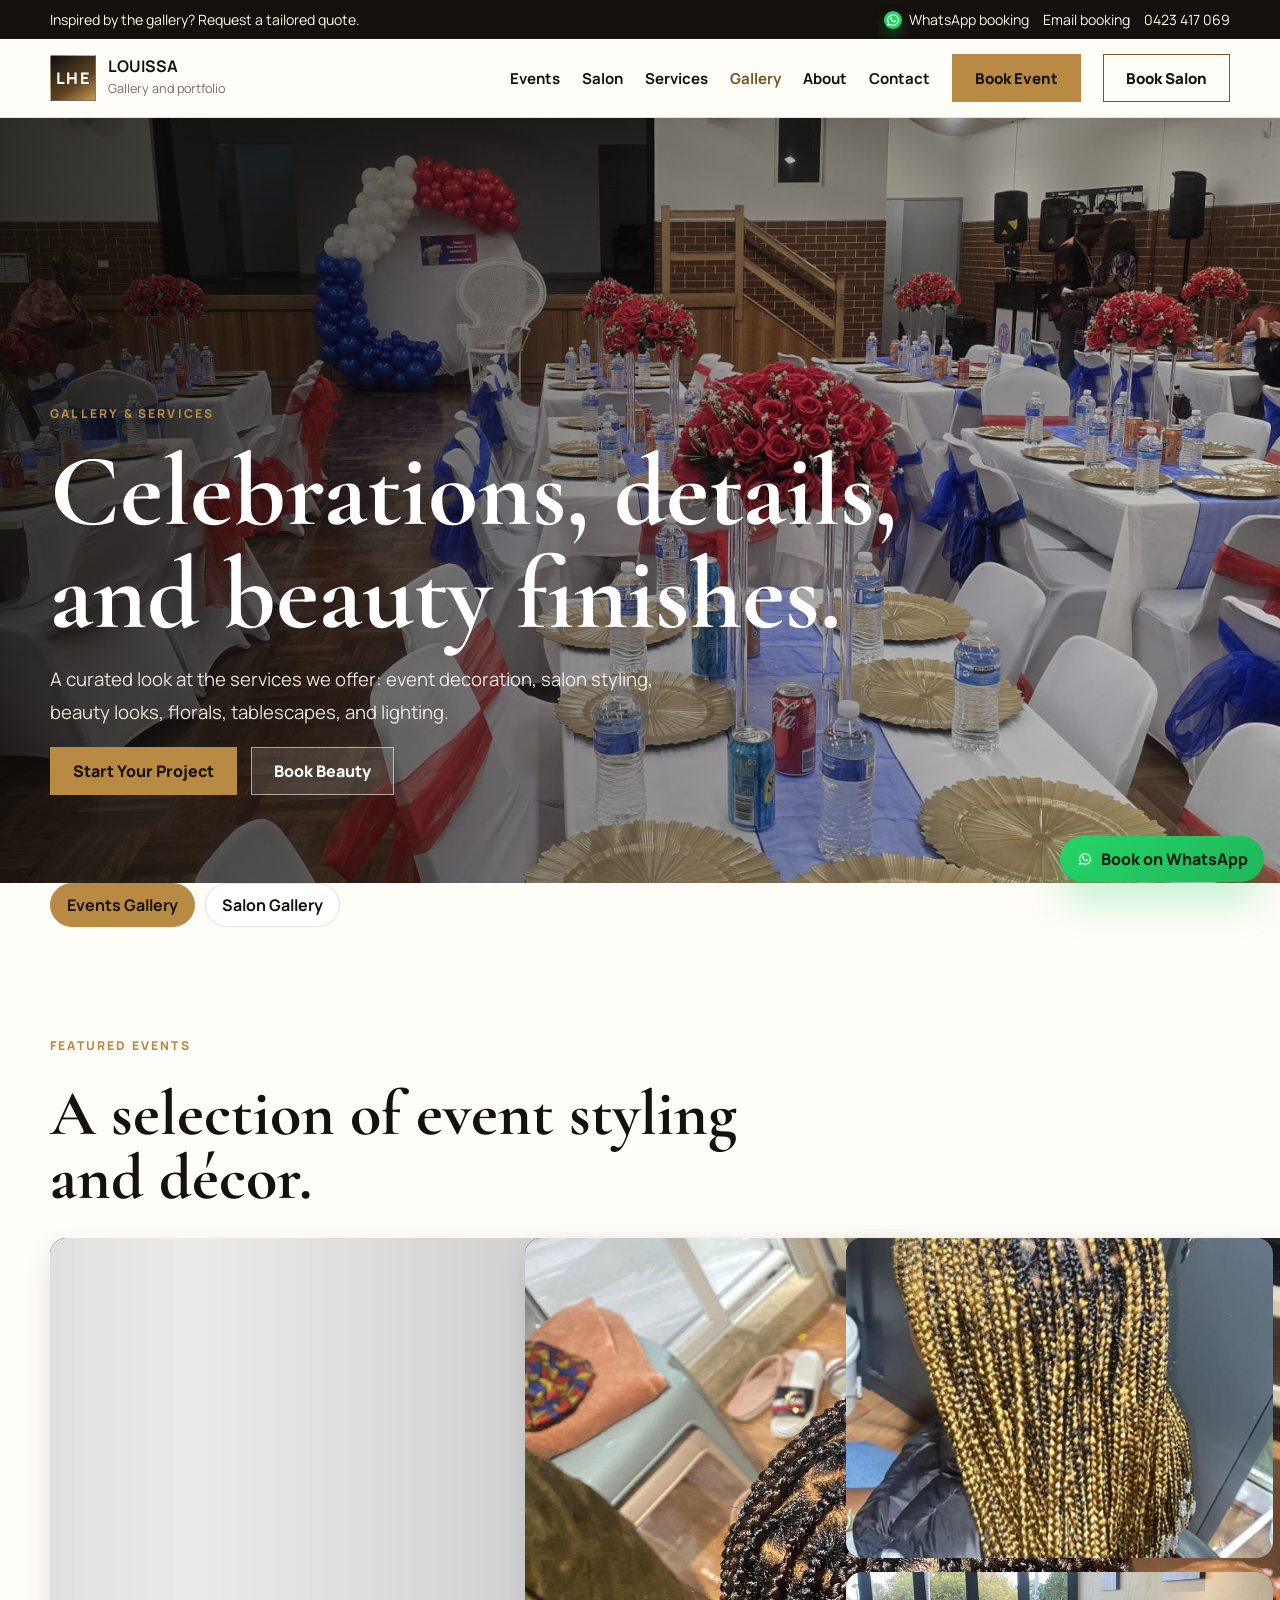
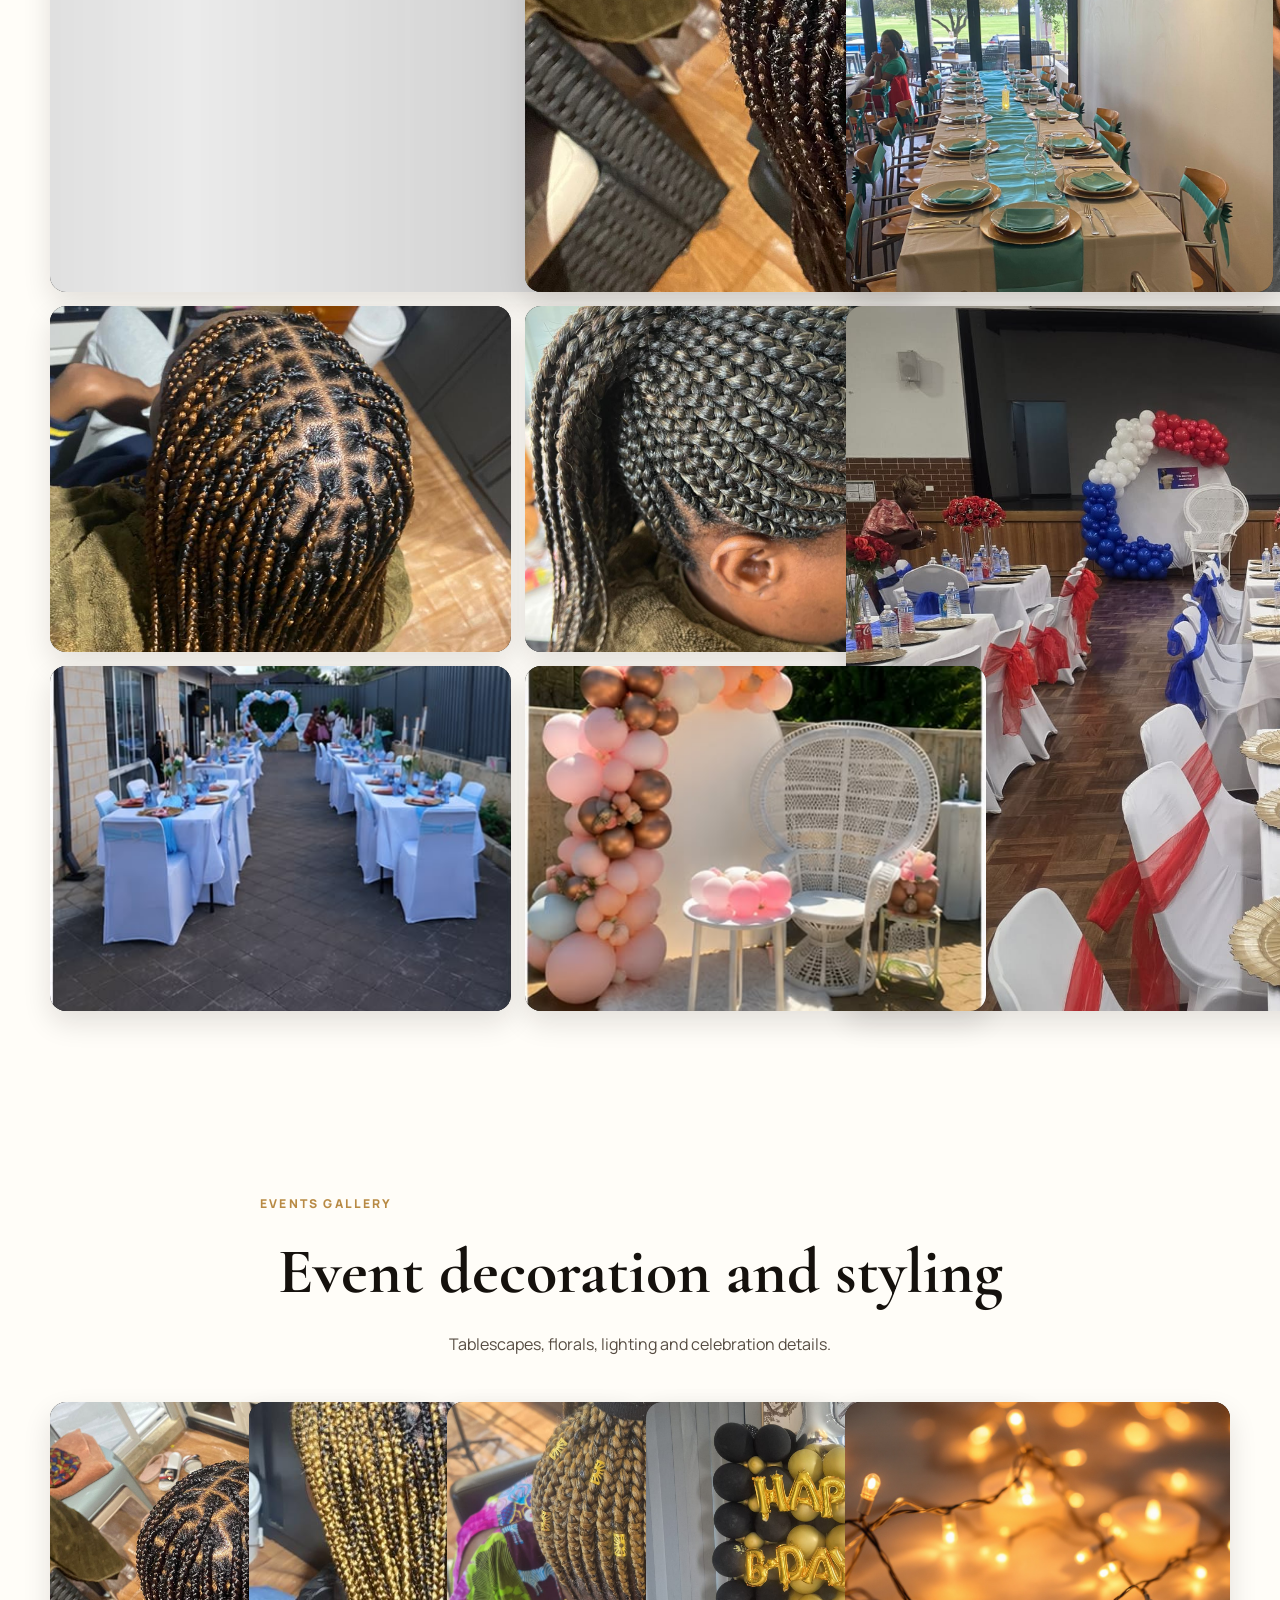
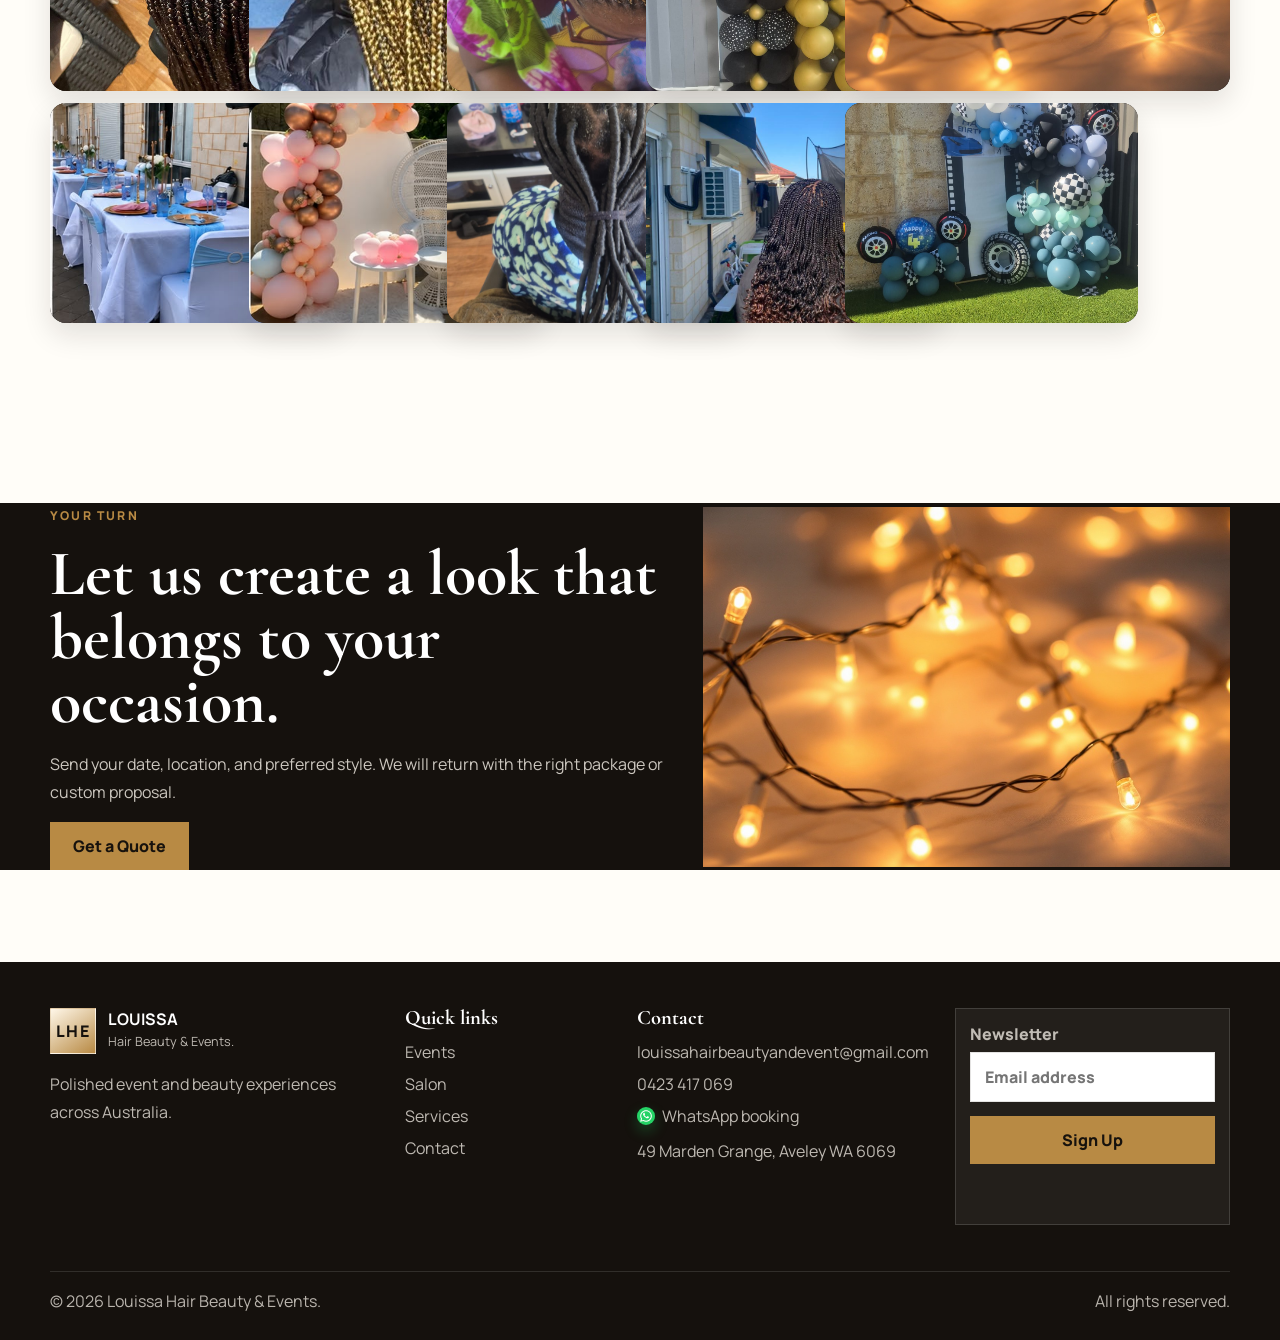
<file: portfolio.html>
<!doctype html>
<html lang="en">
  <head>
    <meta charset="UTF-8" />
    <meta name="viewport" content="width=device-width, initial-scale=1.0, viewport-fit=cover" />
    <meta name="theme-color" content="#15110d" />
    <meta name="apple-mobile-web-app-capable" content="yes" />
    <meta name="apple-mobile-web-app-status-bar-style" content="black-translucent" />
    <meta name="format-detection" content="telephone=no" />
    <title>Gallery | Louissa Hair Beauty & Events</title>
    <meta name="description" content="Luxury event decoration, salon, and beauty gallery." />
    <link rel="preconnect" href="https://fonts.googleapis.com" />
    <link rel="preconnect" href="https://fonts.gstatic.com" crossorigin />
    <link rel="icon" href="favicon.ico" sizes="any" />
    <link rel="stylesheet" href="styles.css" />
    <script defer src="script.js"></script>
  </head>
  <body>
    <div class="announcement-bar">
      <a href="contact.html">Inspired by the gallery? Request a tailored quote.</a>
      <div class="announcement-contacts">
        <a href="https://wa.me/61423417069">WhatsApp booking</a>
        <a href="contact.html#contact-form">Email booking</a>
        <a href="tel:+61423417069">0423 417 069</a>
      </div>
    </div>

    <header class="site-header">
      <div class="topline">
        <a class="brand" href="index.html">
          <span class="brand-mark">LHE</span>
          <span>
            <strong>LOUISSA</strong>
            <small>Gallery and portfolio</small>
          </span>
        </a>
        <button
          class="menu-button"
          type="button"
          aria-expanded="false"
          aria-controls="site-nav"
        >
          Menu
        </button>
        <nav id="site-nav" class="site-nav">
          <a href="index.html">Events</a>
          <a href="salon.html">Salon</a>
          <a href="services.html">Services</a>
          <a href="portfolio.html">Gallery</a>
          <a href="about.html">About</a>
          <a href="contact.html">Contact</a>
          <a class="button button-secondary" href="contact.html">Book Event</a>
          <a class="button button-ghost" href="salon.html#booking">Book Salon</a>
        </nav>
      </div>
    </header>

    <main>
      <section
        class="hero"
        style="--hero-image: url('assets/site-images/l32.jpeg')"
      >
        <div class="hero-inner reveal">
          <span class="eyebrow">Gallery & Services</span>
          <h1>Celebrations, details, and beauty finishes.</h1>
          <p class="lede">
            A curated look at the services we offer: event decoration, salon styling, beauty looks, florals, tablescapes, and lighting.
          </p>
          <div class="button-row">
            <a class="button button-secondary" href="contact.html">Start Your Project</a>
            <a class="button button-ghost" href="salon.html">Book Beauty</a>
          </div>
        </div>
      </section>

      <div class="gallery-tabs reveal" role="tablist" aria-label="Gallery categories">
        <button class="gallery-tab is-active" type="button" data-gallery-tab="events" role="tab" aria-selected="true">Events Gallery</button>
        <button class="gallery-tab" type="button" data-gallery-tab="salon" role="tab" aria-selected="false">Salon Gallery</button>
      </div>

      <div class="gallery-panel is-active" data-gallery-panel="events">
        <section class="section section-shell">
          <div class="section-heading reveal">
            <span class="eyebrow">Featured events</span>
            <h2>A selection of event styling and décor.</h2>
          </div>
          <div class="gallery-grid">
            <article class="gallery-card tall reveal">
              <img src="assets/site-images/02-event-planner-mood-board-fabric-swatches-flowers.png" alt="Event styling mood board" loading="lazy" />
            </article>
            <article class="gallery-card tall reveal">
              <img src="assets/site-images/l11.jpeg" alt="Garden ceremony wedding florals" loading="lazy" />
            </article>
            <article class="gallery-card reveal">
              <img src="assets/site-images/l12.jpeg" alt="Gold and rose event tablescape" loading="lazy" />
            </article>
            <article class="gallery-card reveal">
              <img src="assets/site-images/l13.jpeg" alt="Pastel party birthday celebration setup" loading="lazy" />
            </article>
            <article class="gallery-card reveal">
              <img src="assets/site-images/l14.jpeg" alt="Launch night corporate event styling" loading="lazy" />
            </article>
            <article class="gallery-card reveal">
              <img src="assets/site-images/l15.jpeg" alt="Bridal bouquet and floral installation detail" loading="lazy" />
            </article>
            <article class="gallery-card tall reveal">
              <img src="assets/site-images/l32.jpeg" alt="Celebration tablescape with florals" loading="lazy" />
            </article>
            <article class="gallery-card reveal">
              <img src="assets/site-images/l4.jpeg" alt="Ambient event décor with candles" loading="lazy" />
            </article>
            <article class="gallery-card reveal">
              <img src="assets/site-images/l6.jpeg" alt="Event table linen and styling detail" loading="lazy" />
            </article>
          </div>
        </section>

        <section class="section section-shell">
          <div class="section-heading center reveal">
            <span class="eyebrow">Events Gallery</span>
            <h2>Event decoration and styling</h2>
            <p>Tablescapes, florals, lighting and celebration details.</p>
          </div>
          <div class="showcase-grid">
            <article class="showcase-item reveal" data-category="event">
              <img src="assets/site-images/l11.jpeg" alt="Garden ceremony wedding florals" loading="lazy" />
            </article>
            <article class="showcase-item reveal" data-category="event">
              <img src="assets/site-images/l12.jpeg" alt="Gold and rose event tablescape" loading="lazy" />
            </article>
            <article class="showcase-item reveal" data-category="event">
              <img src="assets/site-images/l24.jpeg" alt="Warm tablescape event styling" loading="lazy" />
            </article>
            <article class="showcase-item reveal" data-category="event">
              <img src="assets/site-images/l31.jpeg" alt="Ballroom florals event styling" loading="lazy" />
            </article>
            <article class="showcase-item wide reveal" data-category="event">
              <img src="assets/site-images/11-warm-string-lights-candles-event-ambient-lighting.jpg" alt="Candle glow event lighting" loading="lazy" />
            </article>
            <article class="showcase-item reveal" data-category="event">
              <img src="assets/site-images/l5.jpeg" alt="Party balloon arch event decor" loading="lazy" />
            </article>
            <article class="showcase-item reveal" data-category="event">
              <img src="assets/site-images/l6.jpeg" alt="Linen styling event tablescape" loading="lazy" />
            </article>
            <article class="showcase-item reveal" data-category="event">
              <img src="assets/site-images/l16.jpeg" alt="Floral prep event styling" loading="lazy" />
            </article>
            <article class="showcase-item reveal" data-category="event">
              <img src="assets/site-images/l21.jpeg" alt="Event mood board planning" loading="lazy" />
            </article>
            <article class="showcase-item reveal" data-category="event">
              <img src="assets/site-images/l22.jpeg" alt="Bridal roses event arrangement" loading="lazy" />
            </article>
          </div>
        </section>
      </div>

      <div class="gallery-panel" data-gallery-panel="salon">
        <section class="section section-shell">
          <div class="section-heading center reveal">
            <span class="eyebrow">Salon Gallery</span>
            <h2>Salon styling and beauty work</h2>
            <p>Hair, braids, makeup, barber, and beauty portraits.</p>
          </div>
          <div class="showcase-grid">
            <article class="showcase-item reveal" data-category="salon">
              <img src="assets/site-images/l3.jpeg" alt="Salon styling finish and polished hair detail" loading="lazy" />
            </article>
            <article class="showcase-item reveal" data-category="salon">
              <img src="assets/site-images/l7.jpeg" alt="Hair studio salon styling" loading="lazy" />
            </article>
            <article class="showcase-item reveal" data-category="salon">
              <img src="assets/site-images/l1.jpeg" alt="Salon nails manicure detail" loading="lazy" />
            </article>
            <article class="showcase-item reveal" data-category="salon">
              <img src="assets/site-images/l2.jpeg" alt="Soft glam makeup artistry" loading="lazy" />
            </article>
            <article class="showcase-item tall reveal" data-category="salon">
              <img src="assets/site-images/l9.jpeg" alt="Protective braids salon styling" loading="lazy" />
            </article>
            <article class="showcase-item reveal" data-category="salon">
              <img src="assets/site-images/03-photo-1522337360788-8b13dee7a37e.jpg" alt="Salon beauty transformation after styling" loading="lazy" />
            </article>
            <article class="showcase-item reveal" data-category="salon">
              <img src="assets/site-images/l.pack.jpeg" alt="Styled beauty kit salon prep" loading="lazy" />
            </article>
            <article class="showcase-item reveal" data-category="salon">
              <img src="assets/site-images/25-photo-1516975080664-ed2fc6a32937.jpg" alt="Beauty specialist portrait in the studio" loading="lazy" />
            </article>
            <article class="showcase-item reveal" data-category="salon">
              <img src="assets/site-images/28-photo-1582095133179-bfd08e2fc6b3.jpg" alt="Barber stylist portrait in the salon" loading="lazy" />
            </article>
          </div>
        </section>
      </div>

      <section class="cta-band">
        <div class="section-shell">
          <div class="reveal">
            <span class="eyebrow">Your turn</span>
            <h2>Let us create a look that belongs to your occasion.</h2>
            <p>
              Send your date, location, and preferred style. We will return with
              the right package or custom proposal.
              
            </p>
            <a class="button button-secondary" href="contact.html">Get a Quote</a>
          </div>
          <img
            class="reveal"
            src="assets/site-images/11-warm-string-lights-candles-event-ambient-lighting.jpg"
            alt="Warm event lighting"
            loading="lazy"
          />
        </div>
      </section>
    </main>

    <footer class="site-footer">
      <div class="footer-grid section-shell">
        <div>
          <a class="brand" href="index.html">
            <span class="brand-mark">LHE</span>
            <span>
              <strong>LOUISSA</strong>
              <small>Hair Beauty & Events.</small>
            </span>
          </a>
          <p>Polished event and beauty experiences across Australia.</p>
        </div>
        <div>
          <h3>Quick links</h3>
          <ul class="footer-links">
            <li><a href="index.html">Events</a></li>
            <li><a href="salon.html">Salon</a></li>
            <li><a href="services.html">Services</a></li>
            <li><a href="contact.html">Contact</a></li>
          </ul>
        </div>
        <div>
          <h3>Contact</h3>
          <ul class="footer-links">
            <li><a href="mailto:louissahairbeautyandevent@gmail.com">louissahairbeautyandevent@gmail.com</a></li>
            <li><a href="tel:+61423417069">0423 417 069</a></li>
            <li><a href="https://wa.me/61423417069">WhatsApp booking</a></li>
            <li>49 Marden Grange, Aveley WA 6069</li>
          </ul>
        </div>
        <form class="newsletter-form" data-soft-submit>
          <label>
            Newsletter
            <input type="email" placeholder="Email address" required />
          </label>
          <button class="button button-secondary" type="submit">Sign Up</button>
          <p data-form-message></p>
        </form>
      </div>

      <div class="footer-bottom section-shell">
        <span>© <span data-year></span> Louissa Hair Beauty & Events.</span>
        <span>All rights reserved.</span>
      </div>
    </footer>
  </body>
</html>
</file>
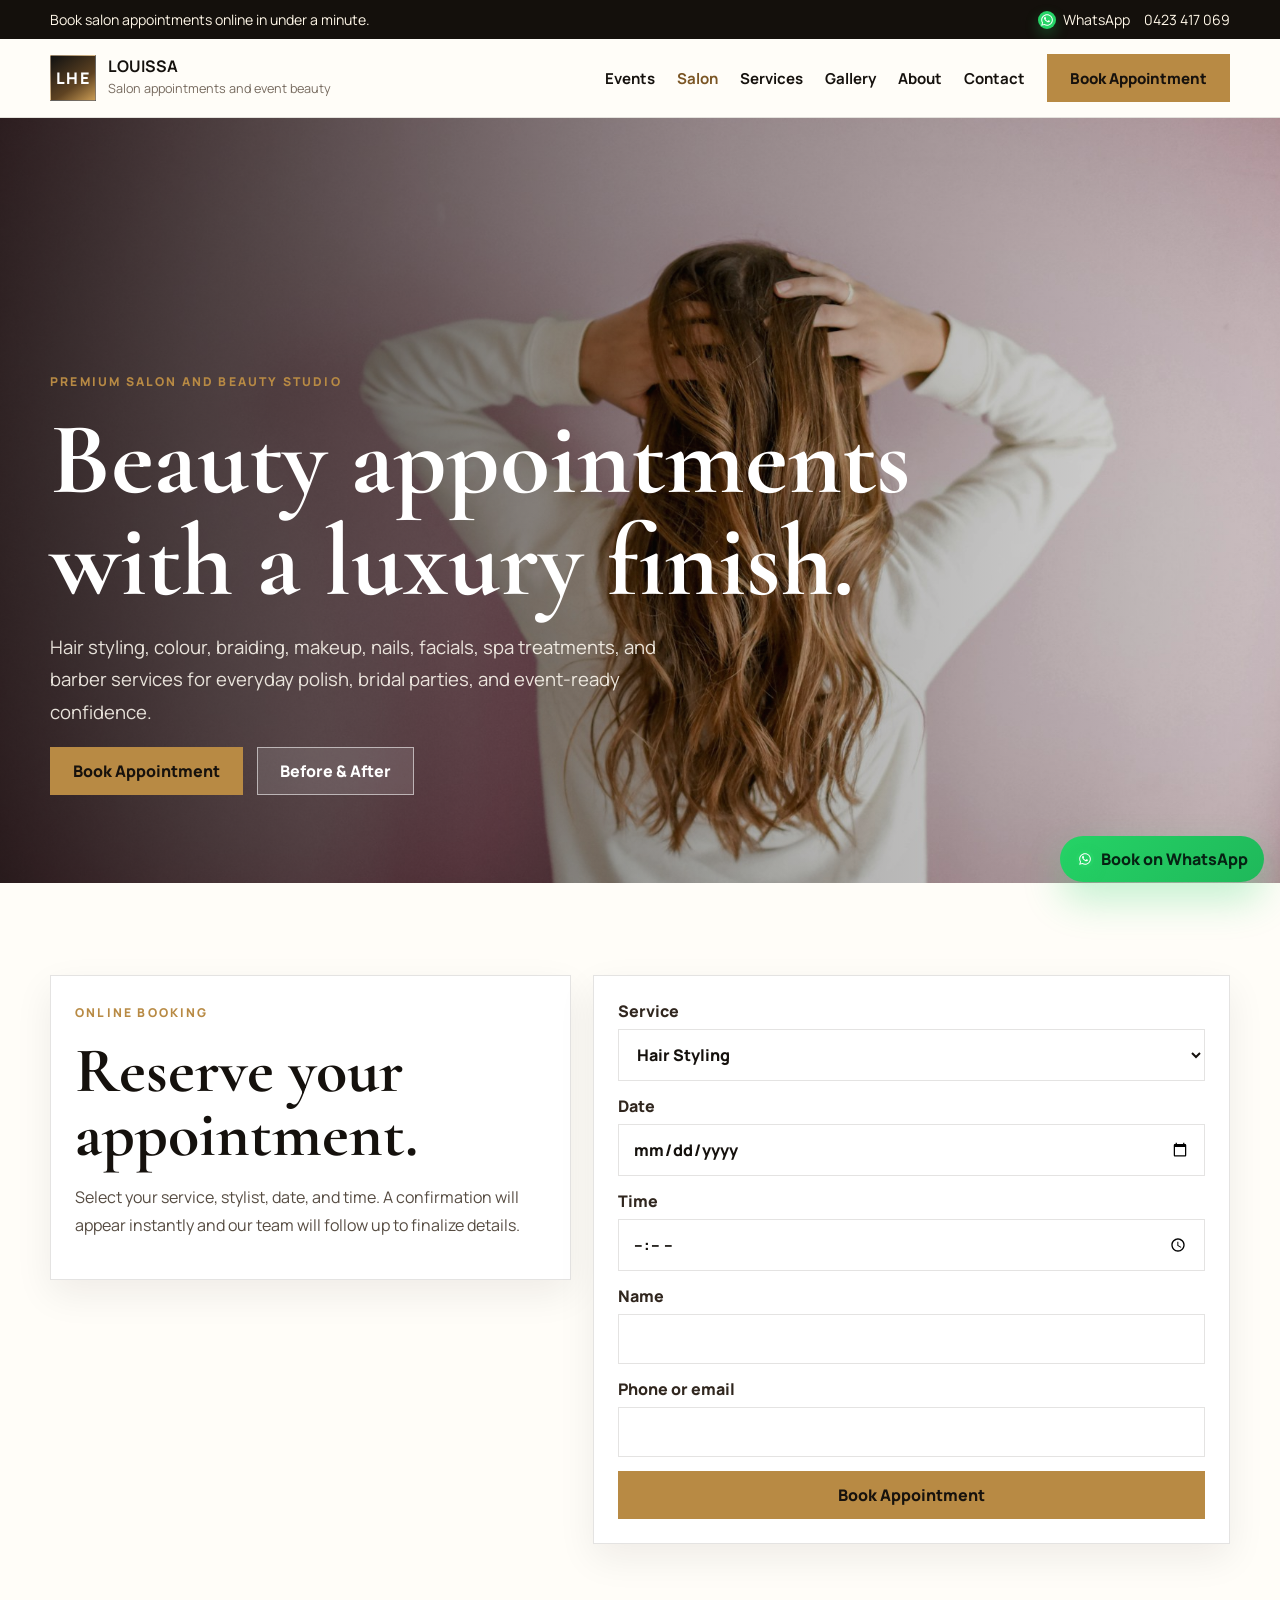
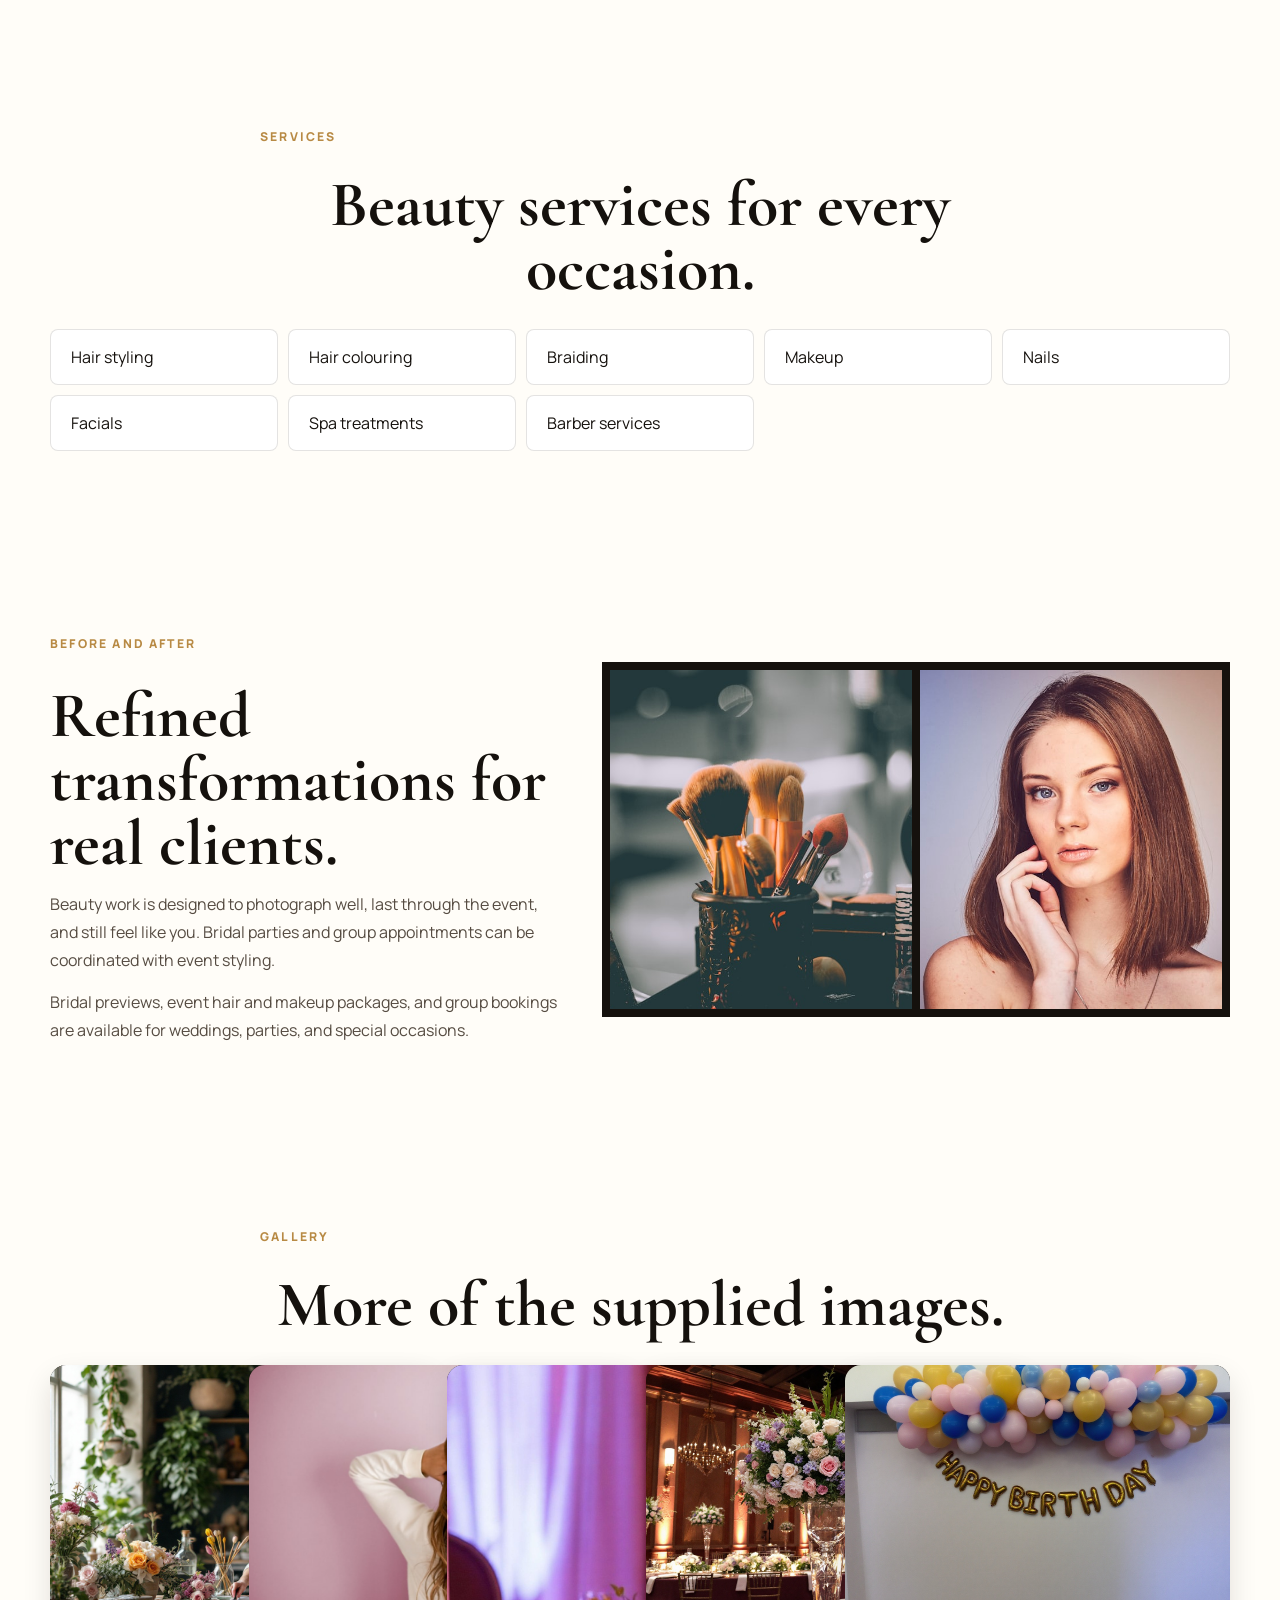
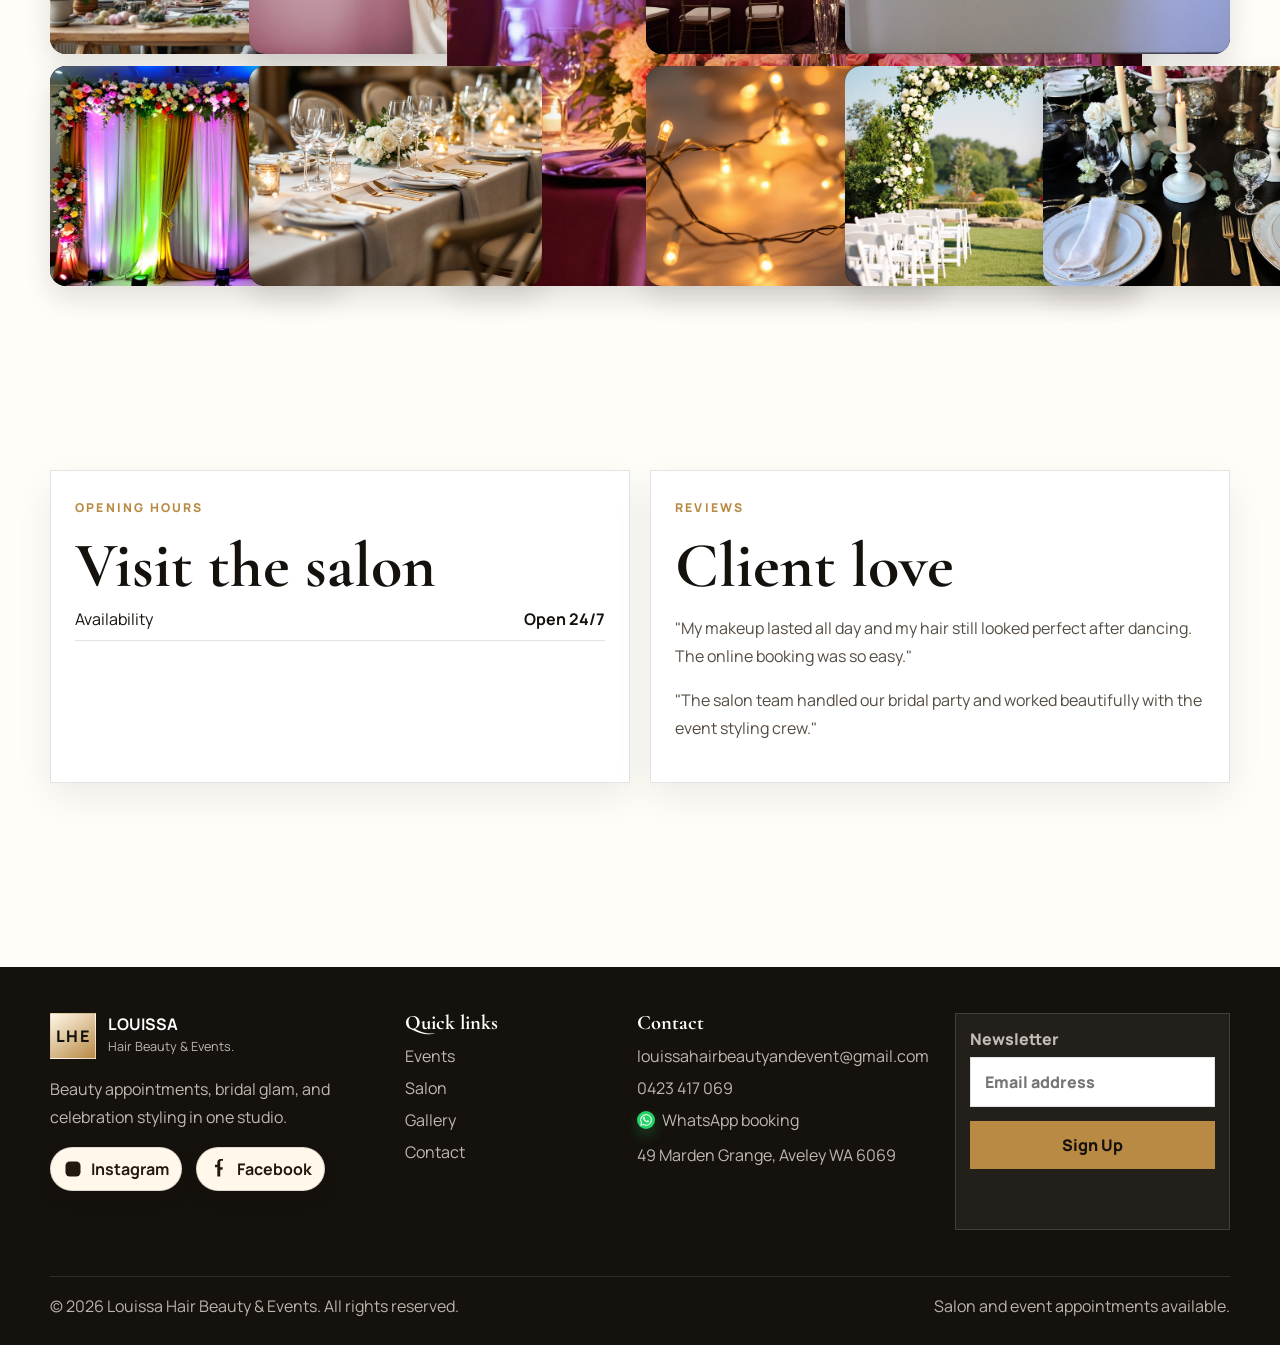
<file: salon.html>
<!doctype html>
<html lang="en">
  <head>
    <meta charset="UTF-8" />
    <meta name="viewport" content="width=device-width, initial-scale=1.0, viewport-fit=cover" />
    <meta name="theme-color" content="#15110d" />
    <meta name="apple-mobile-web-app-capable" content="yes" />
    <meta name="apple-mobile-web-app-status-bar-style" content="black-translucent" />
    <meta name="format-detection" content="telephone=no" />
    <title>Salon & Beauty | Louissa Hair Beauty & Events</title>
    <meta name="description" content="Premium salon and beauty services with online booking for hair, makeup, nails, facials, spa treatments, and barber services." />
    <link rel="preconnect" href="https://fonts.googleapis.com" />
    <link rel="preconnect" href="https://fonts.gstatic.com" crossorigin />
    <link rel="stylesheet" href="styles.css" />
    <script defer src="script.js"></script>
  </head>
  <body>
    <div class="announcement-bar">
      <a href="#booking">Book salon appointments online in under a minute.</a>
      <div class="announcement-contacts"><a href="https://wa.me/61423417069">WhatsApp</a><a href="tel:+61423417069">0423 417 069</a></div>
    </div>
    <header class="site-header">
      <div class="topline">
        <a class="brand" href="index.html"><span class="brand-mark">LHE</span><span><strong>LOUISSA</strong><small>Salon appointments and event beauty</small></span></a>
        <button class="menu-button" type="button" aria-expanded="false" aria-controls="site-nav">Menu</button>
        <nav id="site-nav" class="site-nav" aria-label="Primary">
          <a href="index.html">Events</a><a href="salon.html">Salon</a><a href="services.html">Services</a><a href="portfolio.html">Gallery</a><a href="about.html">About</a><a href="contact.html">Contact</a><a class="button button-secondary" href="#booking">Book Appointment</a>
        </nav>
      </div>
    </header>

    <main>
      <section class="hero" style="--hero-image: url('assets/site-images/18-photo-1522337360788-8b13dee7a37e.jpg')">
        <div class="hero-inner reveal">
          <span class="eyebrow">Premium salon and beauty studio</span>
          <h1>Beauty appointments with a luxury finish.</h1>
          <p class="lede">Hair styling, colour, braiding, makeup, nails, facials, spa treatments, and barber services for everyday polish, bridal parties, and event-ready confidence.</p>
          <div class="button-row"><a class="button button-secondary" href="#booking">Book Appointment</a><a class="button button-ghost" href="#beauty-gallery">Before & After</a></div>
        </div>
      </section>

      <section class="section section-shell booking-grid" id="booking">
        <aside class="booking-panel reveal">
          <span class="eyebrow">Online booking</span>
          <h2>Reserve your appointment.</h2>
          <p>Select your service, stylist, date, and time. A confirmation will appear instantly and our team will follow up to finalize details.</p>
          <div class="confirmation" data-booking-confirmation tabindex="-1" aria-live="polite"></div>
        </aside>
        <form class="booking-panel booking-form reveal" data-booking-form>
          <label>Service
            <select name="service" required>
              <option>Hair Styling  </option><option>Hair Colouring   </option><option>Braiding   </option><option>Makeup </option><option>Nails </option><option>Facial </option><option>Spa Treatment </option><option>Barber Service </option>
            </select>
          </label>
         
          </label>
          <label>Date<input type="date" name="date" required /></label>
          <label>Time<input type="time" name="time" required /></label>
          <label>Name<input name="name" autocomplete="name" required /></label>
          <label>Phone or email<input name="contact" autocomplete="email" required /></label>
          <button class="button button-secondary" type="submit">Book Appointment</button>
        </form>
      </section>

      <section class="section section-shell">
        <div class="section-heading center reveal"><span class="eyebrow">Services</span><h2>Beauty services for every occasion.</h2></div>
        <ul class="service-list reveal">
          <li>Hair styling</li>
          <li>Hair colouring</li>
          <li>Braiding</li>
          <li>Makeup</li>
          <li>Nails</li>
          <li>Facials</li>
          <li>Spa treatments</li>
          <li>Barber services</li>
        </ul>
      </section>

      <section class="section section-shell split" id="beauty-gallery">
        <div class="copy-block reveal">
          <span class="eyebrow">Before and after</span>
          <h2>Refined transformations for real clients.</h2>
          <p>Beauty work is designed to photograph well, last through the event, and still feel like you. Bridal parties and group appointments can be coordinated with event styling.</p>
          <p>Bridal previews, event hair and makeup packages, and group bookings are available for weddings, parties, and special occasions.</p>
        </div>
        <div class="before-after reveal">
          <img src="assets/site-images/25-photo-1516975080664-ed2fc6a32937.jpg" alt="Before beauty styling portrait" loading="lazy" />
          <img src="assets/site-images/26-photo-1509967419530-da38b4704bc6.jpg" alt="After beauty styling portrait" loading="lazy" />
        </div>
      </section>

      <section class="section section-shell">
        <div class="section-heading center reveal"><span class="eyebrow">Gallery</span><h2>More of the supplied images.</h2></div>
        <div class="showcase-grid">
          <a class="showcase-item reveal" href="portfolio.html"><img src="assets/site-images/01-florist-arranging-flowers-event-studio-workspace.jpg" alt="Studio floral preparation" loading="lazy" /></a>
          <a class="showcase-item reveal" href="portfolio.html"><img src="assets/site-images/03-photo-1522337360788-8b13dee7a37e.jpg" alt="Salon styling detail" loading="lazy" /></a>
          <a class="showcase-item tall reveal" href="portfolio.html"><img src="assets/site-images/05-elegant-wedding-reception-table-floral-centerpiece-candles-warm.jpg" alt="Wedding table styling" loading="lazy" /></a>
          <a class="showcase-item reveal" href="portfolio.html"><img src="assets/site-images/06-grand-wedding-ballroom-floral-centerpieces-chandeliers.jpg" alt="Ballroom floral styling" loading="lazy" /></a>
          <a class="showcase-item wide reveal" href="portfolio.html"><img src="assets/site-images/07-birthday-party-balloon-installation-pastel.jpg" alt="Pastel birthday balloon styling" loading="lazy" /></a>
          <a class="showcase-item reveal" href="portfolio.html"><img src="assets/site-images/08-corporate-event-stage-backdrop-floral-lighting.jpg" alt="Corporate stage styling" loading="lazy" /></a>
          <a class="showcase-item reveal" href="portfolio.html"><img src="assets/site-images/10-elegant-event-table-styling-linen-place-settings.jpg" alt="Elegant event table styling" loading="lazy" /></a>
          <a class="showcase-item reveal" href="portfolio.html"><img src="assets/site-images/11-warm-string-lights-candles-event-ambient-lighting.jpg" alt="Ambient event lighting" loading="lazy" /></a>
          <a class="showcase-item reveal" href="portfolio.html"><img src="assets/site-images/12-garden-ceremony-floral-arch-white-chairs.jpg" alt="Garden ceremony styling" loading="lazy" /></a>
          <a class="showcase-item reveal" href="portfolio.html"><img src="assets/site-images/13-elegant-tablescape-candles-gold-cutlery-roses.jpg" alt="Tablescape styling" loading="lazy" /></a>
        </div>
      </section>

      <section class="section section-shell contact-grid">
        <div class="contact-panel reveal">
          <span class="eyebrow">Opening hours</span>
          <h2>Visit the salon</h2>
          <ul class="hours-list"><li><span>Availability</span><strong>Open 24/7</strong></li></ul>
        </div>
        <div class="contact-panel reveal">
          <span class="eyebrow">Reviews</span>
          <h2>Client love</h2>
          <p>"My makeup lasted all day and my hair still looked perfect after dancing. The online booking was so easy."</p>
          <p>"The salon team handled our bridal party and worked beautifully with the event styling crew."</p>
        </div>
      </section>
    </main>

    <footer class="site-footer">
      <div class="footer-grid section-shell">
        <div><a class="brand" href="index.html"><span class="brand-mark">LHE</span><span><strong>LOUISSA</strong><small>Hair Beauty & Events.</small></span></a><p>Beauty appointments, bridal glam, and celebration styling in one studio.</p><div class="social-links"><a class="social-link" href="https://www.instagram.com/louissahairbeauty?igsh=MTM2bmZhZGo1d2x1Mg==" target="_blank" rel="noopener noreferrer" aria-label="Visit Louissa Hair Beauty on Instagram"><svg viewBox="0 0 24 24" aria-hidden="true"><rect x="3" y="3" width="18" height="18" rx="5"></rect><circle cx="12" cy="12" r="4.2"></circle><circle cx="17.4" cy="6.6" r="1.1"></circle></svg><span>Instagram</span></a><a class="social-link" href="https://www.facebook.com/profile.php?id=100064659356725" target="_blank" rel="noopener noreferrer" aria-label="Visit Louissa Hair Beauty on Facebook"><svg viewBox="0 0 24 24" aria-hidden="true"><path d="M13.5 21v-8h2.7l.4-3.2h-3.1V3.8c0-.9.3-1.6 1.6-1.6h1.7V.1C16.2.1 15.2 0 14 0c-2.4 0-4 1.5-4 4.2v2.6H7.2V10h2.8v11h3.5Z"></path></svg><span>Facebook</span></a></div></div>
        <div><h3>Quick links</h3><ul class="footer-links"><li><a href="index.html">Events</a></li><li><a href="salon.html">Salon</a></li><li><a href="portfolio.html">Gallery</a></li><li><a href="contact.html">Contact</a></li></ul></div>
        <div><h3>Contact</h3><ul class="footer-links"><li><a href="mailto:louissahairbeautyandevent@gmail.com">louissahairbeautyandevent@gmail.com</a></li><li><a href="tel:+61423417069">0423 417 069</a></li><li><a href="https://wa.me/61423417069">WhatsApp booking</a></li><li>49 Marden Grange, Aveley WA 6069</li></ul></div>
        <form class="newsletter-form" data-soft-submit><label>Newsletter<input type="email" placeholder="Email address" required /></label><button class="button button-secondary" type="submit">Sign Up</button><p data-form-message aria-live="polite"></p></form>
      </div>
      <div class="footer-bottom section-shell"><span>© <span data-year></span> Louissa Hair Beauty & Events. All rights reserved.</span><span>Salon and event appointments available.</span></div>
    </footer>
  </body>
</html>
</file>
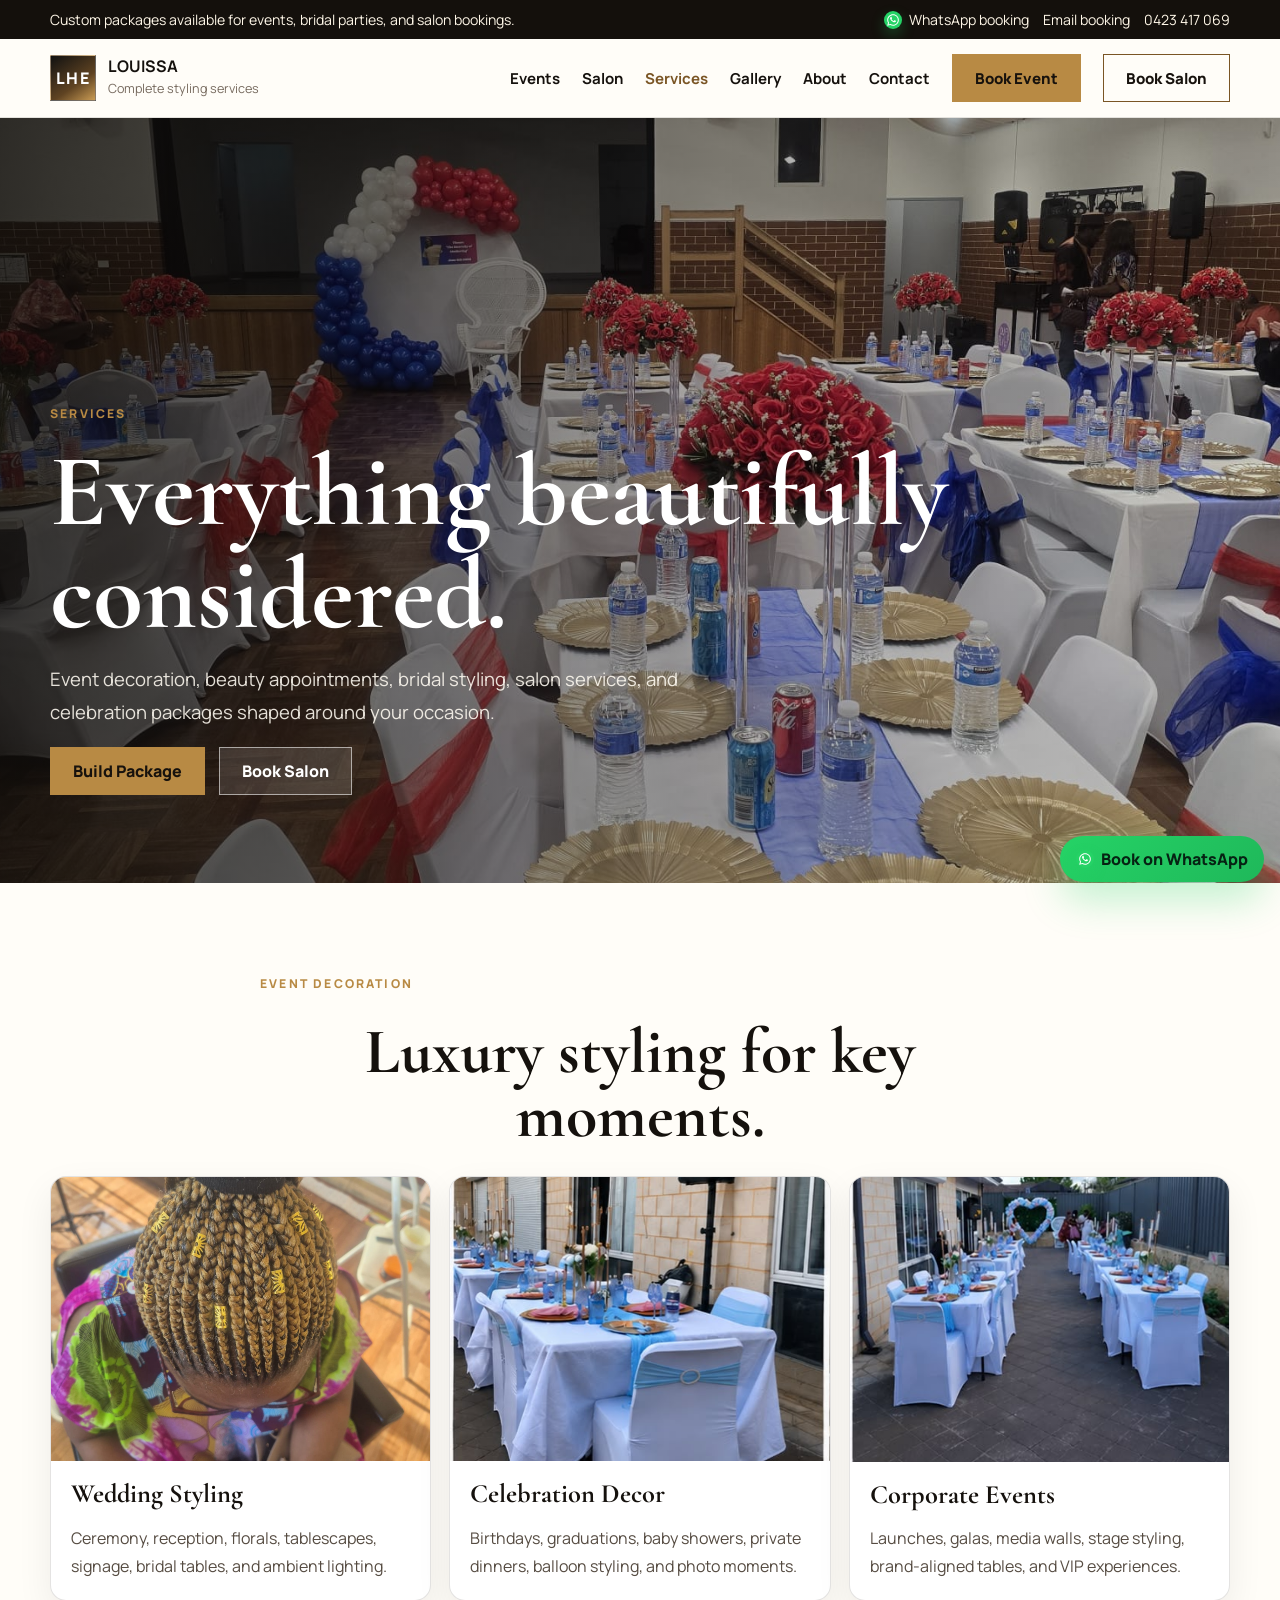
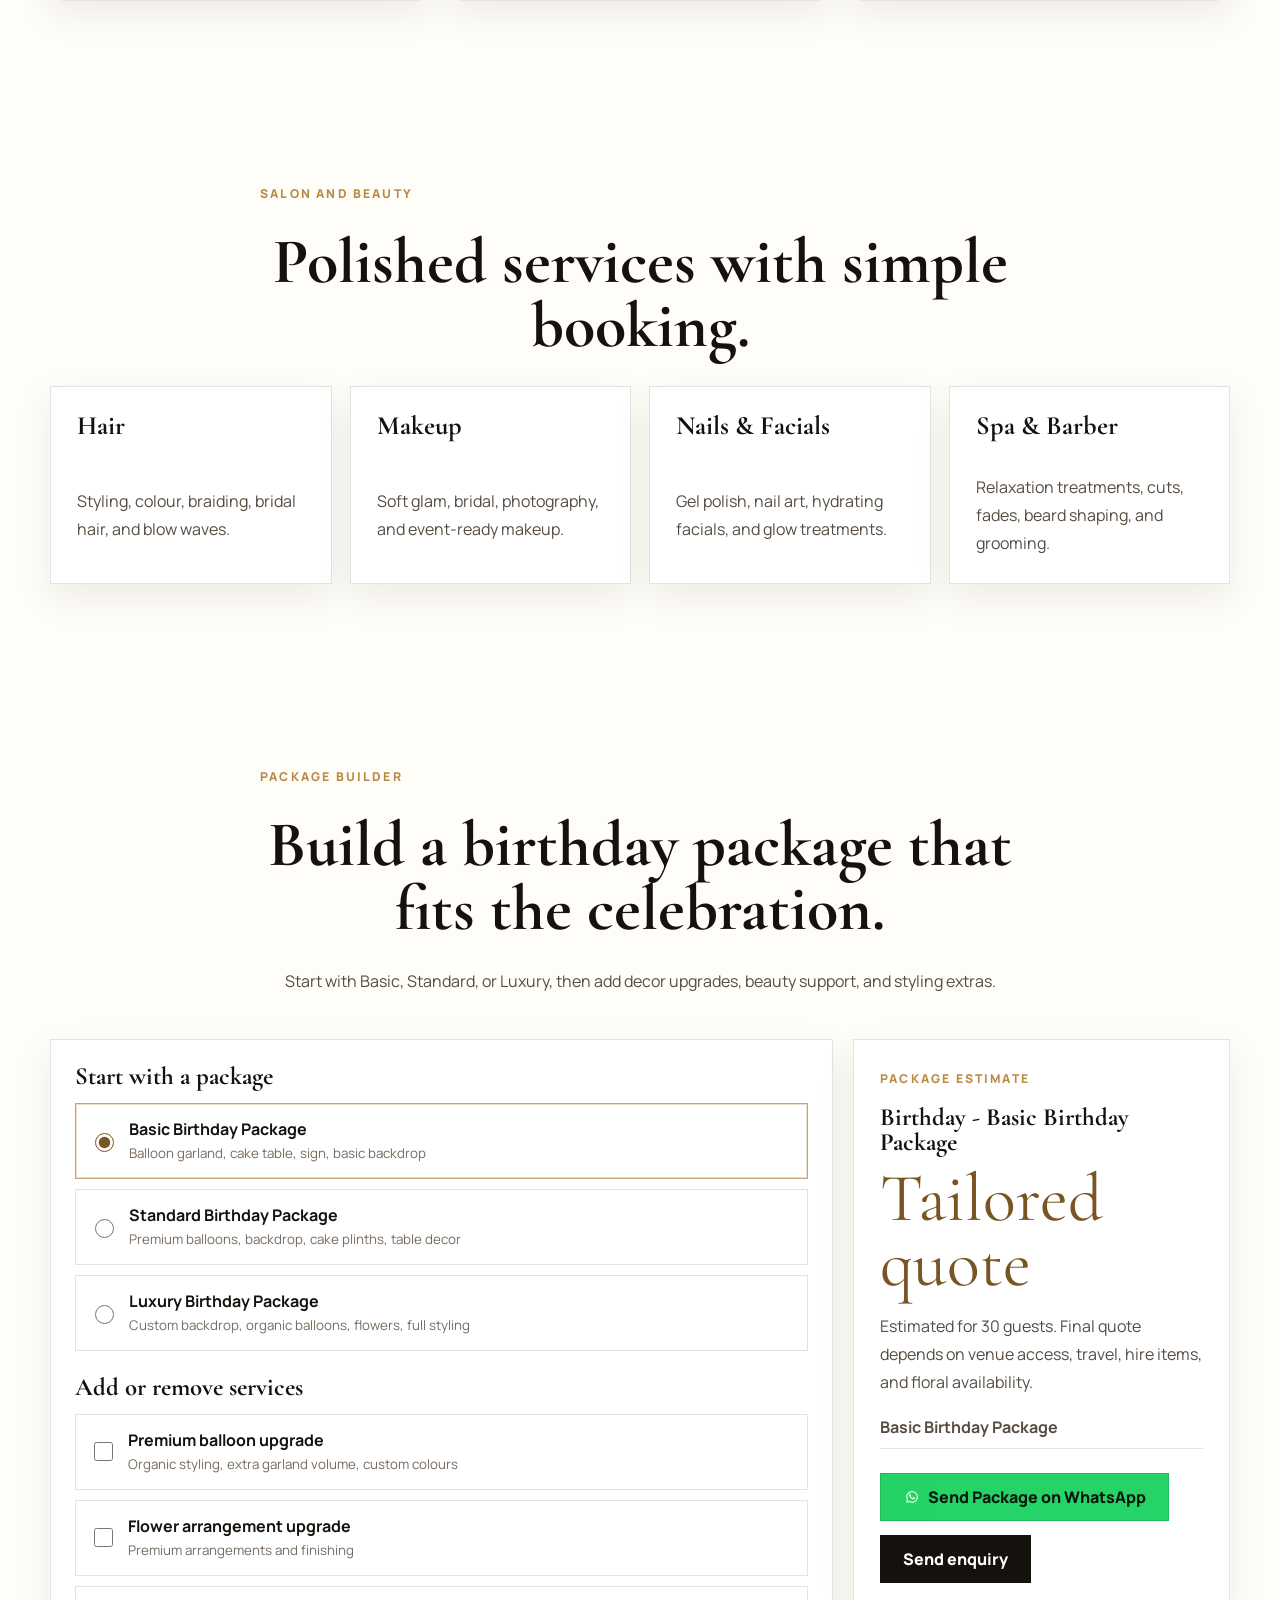
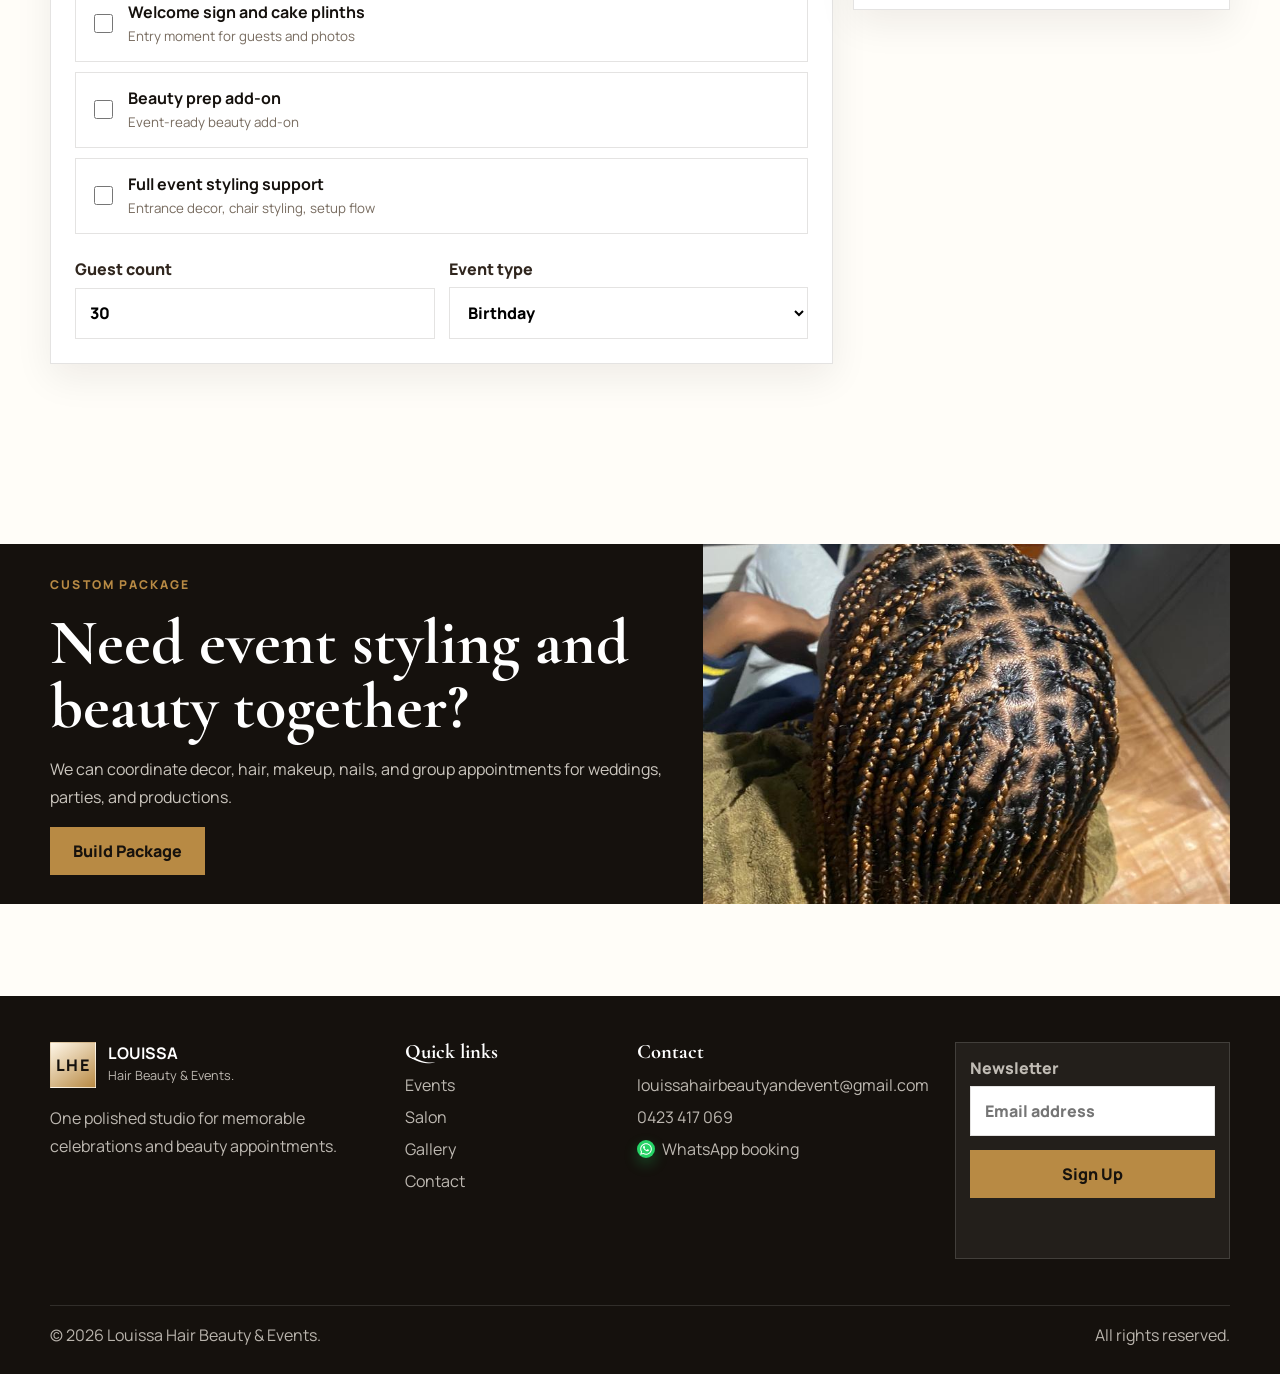
<file: services.html>
<!doctype html>
<html lang="en">
  <head>
    <meta charset="UTF-8" />
    <meta name="viewport" content="width=device-width, initial-scale=1.0, viewport-fit=cover" />
    <meta name="theme-color" content="#15110d" />
    <meta name="apple-mobile-web-app-capable" content="yes" />
    <meta name="apple-mobile-web-app-status-bar-style" content="black-translucent" />
    <meta name="format-detection" content="telephone=no" />
    <title>Services | Louissa Hair Beauty & Events</title>
    <meta name="description" content="Event decoration, floral design, salon services, beauty packages, and full styling support." />
    <link rel="preconnect" href="https://fonts.googleapis.com" />
    <link rel="preconnect" href="https://fonts.gstatic.com" crossorigin />
    <link rel="icon" href="favicon.ico" sizes="any" />
    <link rel="stylesheet" href="styles.css" />
    <script defer src="script.js"></script>
  </head>
  <body>
    <div class="announcement-bar"><a href="contact.html">Custom packages available for events, bridal parties, and salon bookings.</a><div class="announcement-contacts"><a href="https://wa.me/61423417069">WhatsApp booking</a><a href="contact.html#contact-form">Email booking</a><a href="tel:+61423417069">0423 417 069</a></div></div>
    <header class="site-header"><div class="topline"><a class="brand" href="index.html"><span class="brand-mark">LHE</span><span><strong>LOUISSA</strong><small>Complete styling services</small></span></a><button class="menu-button" type="button" aria-expanded="false" aria-controls="site-nav">Menu</button><nav id="site-nav" class="site-nav"><a href="index.html">Events</a><a href="salon.html">Salon</a><a href="services.html">Services</a><a href="portfolio.html">Gallery</a><a href="about.html">About</a><a href="contact.html">Contact</a><a class="button button-secondary" href="contact.html">Book Event</a><a class="button button-ghost" href="salon.html#booking">Book Salon</a></nav></div></header>
    <main>
      <section class="hero" style="--hero-image: url('assets/site-images/l32.jpeg')"><div class="hero-inner reveal"><span class="eyebrow">Services</span><h1>Everything beautifully considered.</h1><p class="lede">Event decoration, beauty appointments, bridal styling, salon services, and celebration packages shaped around your occasion.</p><div class="button-row"><a class="button button-secondary" href="#package-builder">Build Package</a><a class="button button-ghost" href="salon.html">Book Salon</a></div></div></section>
      <section class="section section-shell">
        <div class="section-heading center reveal"><span class="eyebrow">Event decoration</span><h2>Luxury styling for key moments.</h2></div>
        <div class="card-grid cards-3">
          <article class="service-card reveal"><img src="assets/site-images/l24.jpeg" alt="Elegant wedding tablescape" loading="lazy" /><div class="service-card-body"><h3>Wedding Styling</h3><p>Ceremony, reception, florals, tablescapes, signage, bridal tables, and ambient lighting.</p></div></article>
          <article class="service-card reveal"><img src="assets/site-images/l5.jpeg" alt="Private party balloon arch" loading="lazy" /><div class="service-card-body"><h3>Celebration Decor</h3><p>Birthdays, graduations, baby showers, private dinners, balloon styling, and photo moments.</p></div></article>
          <article class="service-card reveal"><img src="assets/site-images/l4.jpeg" alt="Corporate event stage setup" loading="lazy" /><div class="service-card-body"><h3>Corporate Events</h3><p>Launches, galas, media walls, stage styling, brand-aligned tables, and VIP experiences.</p></div></article>
        </div>
      </section>
      <section class="section section-shell">
        <div class="section-heading center reveal"><span class="eyebrow">Salon and beauty</span><h2>Polished services with simple booking.</h2></div>
        <div class="card-grid cards-4">
          <article class="package-card reveal"><h3>Hair</h3><p>Styling, colour, braiding, bridal hair, and blow waves.</p></article>
          <article class="package-card reveal"><h3>Makeup</h3><p>Soft glam, bridal, photography, and event-ready makeup.</p></article>
          <article class="package-card reveal"><h3>Nails & Facials</h3><p>Gel polish, nail art, hydrating facials, and glow treatments.</p></article>
          <article class="package-card reveal"><h3>Spa & Barber</h3><p>Relaxation treatments, cuts, fades, beard shaping, and grooming.</p></article>
        </div>
      </section>
      <section id="package-builder" class="section section-shell">
        <div class="section-heading center reveal">
          <span class="eyebrow">Package builder</span>
          <h2>Build a birthday package that fits the celebration.</h2>
          <p>Start with Basic, Standard, or Luxury, then add decor upgrades, beauty support, and styling extras.</p>
        </div>
        <div class="package-builder reveal" data-package-builder>
          <div class="builder-panel">
            <div class="builder-group">
              <h3>Start with a package</h3>
              <div class="builder-options" role="radiogroup" aria-label="Base package">
                <label class="builder-choice"><input type="radio" name="basePackage" value="Basic Birthday Package" data-price="600" checked /><span><strong>Basic Birthday Package</strong><small>Balloon garland, cake table, sign, basic backdrop</small></span></label>
                <label class="builder-choice"><input type="radio" name="basePackage" value="Standard Birthday Package" data-price="1000" /><span><strong>Standard Birthday Package</strong><small>Premium balloons, backdrop, cake plinths, table decor</small></span></label>
                <label class="builder-choice"><input type="radio" name="basePackage" value="Luxury Birthday Package" data-price="1700" /><span><strong>Luxury Birthday Package</strong><small>Custom backdrop, organic balloons, flowers, full styling</small></span></label>
              </div>
            </div>
            <div class="builder-group">
              <h3>Add or remove services</h3>
              <div class="builder-options">
                <label class="builder-choice"><input type="checkbox" value="Premium balloon upgrade" data-price="450" /><span><strong>Premium balloon upgrade</strong><small>Organic styling, extra garland volume, custom colours</small></span></label>
                <label class="builder-choice"><input type="checkbox" value="Flower arrangement upgrade" data-price="850" /><span><strong>Flower arrangement upgrade</strong><small>Premium arrangements and finishing</small></span></label>
                <label class="builder-choice"><input type="checkbox" value="Welcome sign and cake plinths" data-price="320" /><span><strong>Welcome sign and cake plinths</strong><small>Entry moment for guests and photos</small></span></label>
                <label class="builder-choice"><input type="checkbox" value="Beauty prep add-on" data-price="520" /><span><strong>Beauty prep add-on</strong><small>Event-ready beauty add-on</small></span></label>
                <label class="builder-choice"><input type="checkbox" value="Full event styling support" data-price="780" /><span><strong>Full event styling support</strong><small>Entrance decor, chair styling, setup flow</small></span></label>
              </div>
            </div>
            <div class="builder-group builder-fields">
              <label>Guest count<input type="number" min="10" step="5" value="30" data-guest-count /></label>
              <label>Event type<select data-event-type><option>Birthday</option><option>Wedding</option><option>Baby shower</option><option>Corporate event</option><option>Graduation</option><option>Private celebration</option></select></label>
            </div>
          </div>
          <aside class="builder-summary" aria-live="polite">
            <span class="eyebrow">Package estimate</span>
            <h3 data-package-name>Basic Birthday Package</h3>
            <div class="builder-total" data-package-total></div>
            <p data-package-note>Estimated for 30 guests. Final details depend on venue access, travel, hire items, and floral availability.</p>
            <ul class="builder-list" data-package-list></ul>
            <div class="button-row">
              <a class="button whatsapp-button" data-package-whatsapp href="https://wa.me/61423417069" target="_blank" rel="noopener" aria-label="Send this package estimate on WhatsApp">Send Package on WhatsApp</a>
              <a class="button" data-package-contact href="contact.html">Send enquiry</a>
            </div>
          </aside>
        </div>
      </section>
      <section class="cta-band"><div class="section-shell"><div class="reveal"><span class="eyebrow">Custom package</span><h2>Need event styling and beauty together?</h2><p>We can coordinate decor, hair, makeup, nails, and group appointments for weddings, parties, and productions.</p><a class="button button-secondary" href="#package-builder">Build Package</a></div><img class="reveal" src="assets/site-images/l14.jpeg" alt="Makeup artist applying event makeup" loading="lazy" /></div></section>
    </main>
    <footer class="site-footer"><div class="footer-grid section-shell"><div><a class="brand" href="index.html"><span class="brand-mark">LHE</span><span><strong>LOUISSA</strong><small>Hair Beauty & Events.</small></span></a><p>One polished studio for memorable celebrations and beauty appointments.</p></div><div><h3>Quick links</h3><ul class="footer-links"><li><a href="index.html">Events</a></li><li><a href="salon.html">Salon</a></li><li><a href="portfolio.html">Gallery</a></li><li><a href="contact.html">Contact</a></li></ul></div><div><h3>Contact</h3><ul class="footer-links"><li><a href="mailto:louissahairbeautyandevent@gmail.com">louissahairbeautyandevent@gmail.com</a></li><li><a href="tel:+61423417069">0423 417 069</a></li><li><a href="https://wa.me/61423417069">WhatsApp booking</a></li></ul></div><form class="newsletter-form" data-soft-submit><label>Newsletter<input type="email" placeholder="Email address" required /></label><button class="button button-secondary">Sign Up</button><p data-form-message></p></form></div><div class="footer-bottom section-shell"><span>© <span data-year></span> Louissa Hair Beauty & Events.</span><span>All rights reserved.</span></div></footer>
  </body>
</html>
</file>
<file: styles.css>
@import url('https://fonts.googleapis.com/css2?family=Cormorant+Garamond:wght@500;600;700&family=Manrope:wght@400;500;600;700;800&display=swap');

:root {
  color-scheme: light;
  --ink: #15110d;
  --soft-ink: #564c42;
  --muted: #776b5f;
  --paper: #fffdf8;
  --ivory: #f8f3ea;
  --champagne: #e9ddc8;
  --gold: #b88a44;
  --gold-dark: #7a5524;
  --blush: #ead3cc;
  --sage: #d9dfd1;
  --line: rgba(33, 24, 16, 0.12);
  --shadow: 0 24px 70px rgba(32, 22, 12, 0.14);
  --radius: 8px;
  --shell: min(1180px, calc(100vw - 32px));
}

* {
  box-sizing: border-box;
}

html {
  scroll-behavior: smooth;
}

body {
  margin: 0;
  background: var(--paper);
  color: var(--ink);
  font-family: 'Manrope', system-ui, sans-serif;
}

img,
iframe {
  display: block;
  max-width: 100%;
}

img {
  width: 100%;
  height: auto;
  object-fit: cover;
  object-position: center;
}

a {
  color: inherit;
  text-decoration: none;
}

button,
input,
select,
textarea {
  font: inherit;
}

h1,
h2,
h3 {
  margin: 0;
  font-family: 'Cormorant Garamond', Georgia, serif;
  line-height: 1;
  letter-spacing: 0;
}

h1 {
  font-size: clamp(3.4rem, 8vw, 7.1rem);
  max-width: 980px;
}

h2 {
  font-size: clamp(2.35rem, 5vw, 4.4rem);
}

h3 {
  font-size: 1.65rem;
}

p {
  color: var(--soft-ink);
  line-height: 1.75;
}

.section-shell {
  width: var(--shell);
  margin: 0 auto;
}

.floating-whatsapp {
  position: fixed;
  right: 16px;
  bottom: 18px;
  z-index: 90;
  display: inline-flex;
  align-items: center;
  gap: 8px;
  padding: 12px 16px;
  border-radius: 999px;
  background: linear-gradient(135deg, #25d366, #1fb85a);
  color: #062213;
  font-weight: 800;
  box-shadow: 0 18px 38px rgba(37, 211, 102, 0.28);
}

.floating-whatsapp::before {
  content: '💬';
  font-size: 1rem;
}

.floating-whatsapp:hover,
.floating-whatsapp:focus-visible {
  transform: translateY(-2px);
  box-shadow: 0 20px 44px rgba(37, 211, 102, 0.34);
}

.announcement-bar {
  display: flex;
  justify-content: space-between;
  gap: 16px;
  padding: 10px max(16px, calc((100vw - 1180px) / 2));
  background: #14100c;
  color: #fff7e8;
  font-size: 0.88rem;
}

.announcement-contacts,
.social-links,
.button-row {
  display: flex;
  gap: 14px;
  flex-wrap: wrap;
}

.social-link {
  display: inline-flex;
  align-items: center;
  gap: 8px;
  padding: 10px 12px;
  border-radius: 999px;
  color: #22180f;
  text-decoration: none;
  font-weight: 700;
  background: #fff8eb;
  border: 1px solid rgba(34, 24, 15, 0.14);
  box-shadow: 0 8px 18px rgba(20, 16, 12, 0.08);
  transition: transform 0.2s ease, box-shadow 0.2s ease, opacity 0.2s ease;
}

.social-link:hover {
  transform: translateY(-1px);
  box-shadow: 0 12px 22px rgba(20, 16, 12, 0.12);
  opacity: 0.95;
}

.social-link svg {
  width: 20px;
  height: 20px;
  flex: 0 0 20px;
  fill: currentColor;
}

.social-link--instagram {
  color: #fff;
  background: linear-gradient(135deg, #f58529 0%, #dd2a7b 50%, #8134af 100%);
}

.social-link--facebook {
  color: #fff;
  background: #1877f2;
}

.social-links-compact {
  gap: 10px;
  margin-top: 8px;
}

a[href*='wa.me'] {
  display: inline-flex;
  align-items: center;
  gap: 7px;
}

a[href*='wa.me']::before {
  content: '';
  width: 18px;
  height: 18px;
  flex: 0 0 18px;
  border-radius: 50%;
  background:
    url("data:image/svg+xml,%3Csvg width='18' height='18' viewBox='0 0 24 24' xmlns='http://www.w3.org/2000/svg'%3E%3Cpath fill='white' d='M16.55 13.32c-.25-.13-1.48-.73-1.71-.81-.23-.09-.39-.13-.56.13-.16.25-.64.81-.79.97-.14.17-.29.19-.54.06-.25-.12-1.05-.39-2-1.23-.74-.66-1.24-1.48-1.38-1.73-.14-.25-.02-.39.11-.52.11-.11.25-.29.38-.43.12-.15.16-.25.25-.42.08-.16.04-.31-.02-.43-.06-.13-.56-1.35-.77-1.85-.2-.48-.41-.42-.56-.43h-.48c-.16 0-.43.06-.66.31-.23.25-.87.85-.87 2.07 0 1.22.89 2.4 1.02 2.56.13.17 1.76 2.68 4.26 3.76.6.26 1.06.41 1.42.52.6.19 1.14.16 1.57.1.48-.07 1.48-.6 1.69-1.18.21-.58.21-1.08.14-1.18-.06-.11-.22-.17-.47-.29z'/%3E%3Cpath fill='white' d='M12.04 2C6.55 2 2.08 6.45 2.08 11.91c0 1.75.46 3.45 1.34 4.95L2 22l5.29-1.39c1.45.79 3.09 1.2 4.75 1.2h.01c5.49 0 9.96-4.45 9.96-9.91C22 6.45 17.53 2 12.04 2zm0 18.13h-.01c-1.48 0-2.93-.4-4.19-1.15l-.3-.18-3.14.82.84-3.05-.2-.31a8.17 8.17 0 0 1-1.26-4.35c0-4.54 3.71-8.23 8.27-8.23 2.21 0 4.28.86 5.84 2.41a8.16 8.16 0 0 1 2.42 5.82c-.01 4.53-3.72 8.22-8.27 8.22z'/%3E%3C/svg%3E")
      center / 14px 14px no-repeat,
    #25d366;
  box-shadow: 0 6px 14px rgba(37, 211, 102, 0.28);
}

.site-header {
  position: sticky;
  top: 0;
  z-index: 50;
  border-bottom: 1px solid var(--line);
  background: rgba(255, 253, 248, 0.86);
  backdrop-filter: blur(18px);
}

.topline {
  width: var(--shell);
  min-height: 78px;
  margin: 0 auto;
  display: flex;
  align-items: center;
  gap: 20px;
}

.brand {
  display: inline-flex;
  align-items: center;
  gap: 12px;
  flex: 0 0 auto;
}

.brand-mark {
  width: 46px;
  height: 46px;
  display: grid;
  place-items: center;
  border: 1px solid rgba(255, 255, 255, 0.32);
  background: linear-gradient(145deg, #111, #5f4322 62%, #c99b54);
  color: #fff;
  font-weight: 800;
  letter-spacing: 0.08em;
}

.brand strong {
  display: block;
  line-height: 1.1;
}

.brand small {
  color: var(--muted);
  font-size: 0.79rem;
}

.site-nav {
  margin-left: auto;
  display: flex;
  align-items: center;
  gap: 22px;
  font-size: 0.94rem;
  font-weight: 700;
}

.site-nav a[aria-current='page'] {
  color: var(--gold-dark);
}

.menu-button {
  display: none;
  margin-left: auto;
  border: 1px solid var(--line);
  background: #fff;
  padding: 10px 14px;
  cursor: pointer;
}

.button {
  display: inline-flex;
  min-height: 48px;
  align-items: center;
  justify-content: center;
  gap: 8px;
  border: 1px solid #15110d;
  background: #15110d;
  color: #fff;
  padding: 0 22px;
  font-weight: 800;
  cursor: pointer;
  transition: transform 180ms ease, box-shadow 180ms ease, background 180ms ease;
}

.button:hover,
.button:focus-visible {
  transform: translateY(-2px);
  box-shadow: 0 16px 32px rgba(21, 17, 13, 0.18);
}

.button-secondary {
  border-color: var(--gold);
  background: var(--gold);
  color: #17120d;
}

.button-ghost {
  background: rgba(255, 255, 255, 0.12);
  border-color: rgba(255, 255, 255, 0.56);
}

.site-header .button-ghost {
  background: #fffdf8;
  color: #17120d;
  border-color: var(--gold-dark);
}

.site-header .button-ghost:hover,
.site-header .button-ghost:focus-visible {
  background: var(--ivory);
}

.button-light {
  background: #fff;
  color: #17120d;
  border-color: #fff;
}

.whatsapp-button {
  border-color: #1fb85a;
  background: #25d366;
  color: #07180d;
}

.whatsapp-button::before {
  background-color: #0f8f3c;
  box-shadow: none;
}

.whatsapp-button:hover,
.whatsapp-button:focus-visible {
  box-shadow: 0 16px 32px rgba(37, 211, 102, 0.25);
}

.booking-options-grid {
  display: grid;
  gap: 16px;
  margin-top: 24px;
}

.booking-option-card {
  border: 1px solid var(--line);
  border-radius: var(--radius);
  background: linear-gradient(180deg, rgba(255,255,255,0.95), rgba(248,243,234,0.95));
  padding: 22px;
  box-shadow: 0 16px 36px rgba(21, 17, 13, 0.06);
}

.booking-option-card .button {
  margin-top: 16px;
  width: 100%;
}

.gallery-tabs {
  display: flex;
  gap: 10px;
  flex-wrap: wrap;
  width: var(--shell);
  margin: 0 auto 18px;
}

.gallery-tab {
  border: 1px solid var(--line);
  background: #fff;
  color: var(--ink);
  padding: 10px 16px;
  border-radius: 999px;
  font-weight: 700;
  cursor: pointer;
}

.gallery-tab.is-active {
  background: var(--gold);
  border-color: var(--gold);
  color: #17120d;
}

.gallery-panel {
  display: none;
}

.gallery-panel.is-active {
  display: block;
}

.hero {
  min-height: calc(100svh - 116px);
  display: grid;
  align-items: end;
  position: relative;
  isolation: isolate;
  overflow: hidden;
  background: #15110d;
  color: #fff;
}

.hero::before {
  content: '';
  position: absolute;
  inset: 0;
  z-index: -2;
  background: var(--hero-image) center / cover no-repeat;
  transform: scale(1.02);
}

.hero::after {
  content: '';
  position: absolute;
  inset: 0;
  z-index: -1;
  background: linear-gradient(90deg, rgba(12, 10, 8, 0.78), rgba(12, 10, 8, 0.34) 56%, rgba(12, 10, 8, 0.14));
}

/* (Debug removed) */

.hero-inner {
  width: var(--shell);
  margin: 0 auto;
  padding: 72px 0 88px;
}

.hero .lede {
  max-width: 650px;
  color: rgba(255, 250, 241, 0.88);
  font-size: 1.16rem;
}

.eyebrow {
  display: inline-flex;
  margin-bottom: 18px;
  color: var(--gold);
  font-size: 0.76rem;
  font-weight: 900;
  letter-spacing: 0.18em;
  text-transform: uppercase;
}

.hero-points {
  display: flex;
  flex-wrap: wrap;
  gap: 10px;
  margin: 24px 0 0;
  padding: 0;
  list-style: none;
}

.hero-points li,
.tag {
  border: 1px solid rgba(255, 255, 255, 0.34);
  background: rgba(255, 255, 255, 0.12);
  color: #fff;
  padding: 8px 12px;
  font-size: 0.86rem;
  font-weight: 800;
}

.hero-strip {
  width: var(--shell);
  margin: -46px auto 0;
  position: relative;
  z-index: 2;
  display: grid;
  grid-template-columns: repeat(4, 1fr);
  background: var(--paper);
  border: 1px solid var(--line);
  box-shadow: var(--shadow);
}

.stat {
  padding: 24px;
  border-right: 1px solid var(--line);
}

.stat:last-child {
  border-right: 0;
}

.stat strong {
  display: block;
  font-family: 'Cormorant Garamond', Georgia, serif;
  font-size: 2.15rem;
}

.stat span {
  color: var(--muted);
  font-size: 0.9rem;
}

.section {
  padding: 92px 0 0;
}

.section-heading {
  display: grid;
  gap: 10px;
  max-width: 760px;
  margin-bottom: 28px;
}

.section-heading.center {
  margin-right: auto;
  margin-left: auto;
  text-align: center;
}

.split {
  display: grid;
  grid-template-columns: 0.9fr 1.1fr;
  gap: 38px;
  align-items: center;
}

.split.reverse {
  grid-template-columns: 1.1fr 0.9fr;
}

.image-stack {
  display: grid;
  grid-template-columns: 1fr 0.72fr;
  gap: 14px;
  align-items: end;
}

.image-stack img,
.feature-image,
.gallery-card img,
.service-card img,
.team-card img,
.before-after img {
  display: block;
  width: 100%;
  object-fit: cover;
  object-position: center;
}

/* Responsive image helpers — keep images crisp and maintain layout */
img,
picture,
video {
  max-width: 100%;
  height: auto;
  display: block;
}

/* Cards and showcase items keep a consistent ratio and crop elegantly */
.gallery-card,
.showcase-item,
.service-card,
.team-card {
  display: block;
  overflow: hidden;
  border-radius: 16px;
  background: #111;
}

.gallery-card img,
.showcase-item img,
.service-card img,
.team-card img {
  width: 100%;
  height: 100%;
  object-fit: cover;
  object-position: center;
  display: block;
}

/* Prefer CSS aspect-ratio when available to keep consistent grid heights */
.gallery-card,
.showcase-item {
  aspect-ratio: 4 / 3;
}

/* Smaller variants for narrow columns */
@media (max-width: 720px) {
  .hero {
    min-height: 60svh;
  }
  .hero-inner {
    padding: 48px 0 56px;
  }
  .gallery-card,
  .showcase-item {
    aspect-ratio: 3 / 2;
  }
}

.image-stack img:first-child {
  height: 580px;
}

.image-stack img:last-child {
  height: 360px;
  margin-bottom: 34px;
}

.feature-image {
  height: 560px;
}

.copy-block {
  display: grid;
  gap: 14px;
}

.copy-block p {
  margin: 0;
}

.card-grid {
  display: grid;
  gap: 18px;
}

.service-list {
  list-style: none;
  padding: 0;
  margin: 0;
  display: grid;
  grid-template-columns: repeat(auto-fit, minmax(200px, 1fr));
  gap: 12px;
}

.service-list li {
  padding: 16px 20px;
  background: #fff;
  border: 1px solid var(--line);
  border-radius: var(--radius);
  font-size: 16px;
  color: var(--ink);
}

.cards-3 {
  grid-template-columns: repeat(3, minmax(0, 1fr));
}

.cards-4 {
  grid-template-columns: repeat(4, minmax(0, 1fr));
}

.service-card,
.package-card,
.testimonial-card,
.team-card,
.booking-panel,
.faq-item,
.contact-panel,
.newsletter-form {
  border: 1px solid var(--line);
  background: #fff;
  box-shadow: 0 14px 36px rgba(28, 18, 10, 0.07);
}

.service-card {
  display: grid;
}

.service-card img {
  aspect-ratio: 4 / 3;
}

.service-card-body {
  padding: 20px;
}

.service-card p,
.package-card p,
.team-card p {
  margin-bottom: 0;
}

.gallery-grid {
  display: grid;
  grid-template-columns: 1.2fr 0.8fr 1fr;
  gap: 14px;
  align-items: stretch;
}

.gallery-card {
  position: relative;
  overflow: hidden;
  min-height: 320px;
  background: #111;
  box-shadow: 0 12px 28px rgba(21, 17, 13, 0.12);
}

.gallery-card.tall {
  grid-row: span 2;
}

.gallery-card img {
  width: 100%;
  height: 100%;
  display: block;
  object-fit: cover;
  transition: transform 500ms ease;
}

.gallery-card:hover img {
  transform: scale(1.04);
}

.gallery-card div {
  position: absolute;
  inset: auto 0 0;
  padding: 18px;
  color: #fff;
  background: linear-gradient(transparent, rgba(0, 0, 0, 0.72));
}

.gallery-card span {
  color: var(--champagne);
  font-size: 0.78rem;
  font-weight: 900;
  letter-spacing: 0.14em;
  text-transform: uppercase;
}

.showcase-grid {
  display: grid;
  grid-template-columns: repeat(6, minmax(0, 1fr));
  gap: 12px;
  align-items: stretch;
}

.showcase-item {
  position: relative;
  overflow: hidden;
  min-height: 220px;
  background: #15110d;
  box-shadow: 0 12px 28px rgba(21, 17, 13, 0.12);
}

.showcase-item.wide {
  grid-column: span 2;
}

.showcase-item.tall {
  grid-row: span 2;
  min-height: 450px;
}

.showcase-item img,
.showcase-item video {
  width: 100%;
  height: 100%;
  display: block;
  object-fit: cover;
  object-position: center;
  transition: transform 500ms ease;
}

.showcase-item:hover img,
.showcase-item:hover video {
  transform: scale(1.04);
}

.showcase-item div {
  position: absolute;
  inset: auto 0 0;
  padding: 14px;
  color: #fff;
  background: linear-gradient(transparent, rgba(0, 0, 0, 0.74));
}

.showcase-item span {
  display: block;
  color: var(--champagne);
  font-size: 0.72rem;
  font-weight: 900;
  letter-spacing: 0.12em;
  text-transform: uppercase;
}

.showcase-item h3 {
  font-size: 1.35rem;
}

.package-card {
  padding: 26px;
  display: grid;
  gap: 18px;
}

.package-card.featured {
  background: #15110d;
  color: #fff;
}

.package-card.featured p,
.package-card.featured li {
  color: rgba(255, 250, 241, 0.78);
}

.price {
  font-family: 'Cormorant Garamond', Georgia, serif;
  font-size: 2.5rem;
  color: var(--gold-dark);
}

.featured .price {
  color: var(--gold);
}

.package-card ul,
.hours-list,
.footer-links {
  display: grid;
  gap: 10px;
  margin: 0;
  padding: 0;
  list-style: none;
}

.package-card li {
  color: var(--soft-ink);
}

.promise-strip {
  display: grid;
  grid-template-columns: repeat(4, minmax(0, 1fr));
  gap: 0;
  margin-top: 18px;
  border: 1px solid rgba(184, 138, 68, 0.42);
  background: linear-gradient(180deg, #fffaf0, #ecd7ad);
  box-shadow: 0 14px 36px rgba(28, 18, 10, 0.07);
}

.promise-strip div {
  display: grid;
  gap: 5px;
  padding: 18px;
  border-right: 1px solid rgba(122, 85, 36, 0.24);
}

.promise-strip div:last-child {
  border-right: 0;
}

.promise-strip strong {
  color: #4c2819;
  text-transform: uppercase;
  font-size: 0.88rem;
  letter-spacing: 0.08em;
}

.promise-strip span {
  color: var(--soft-ink);
  line-height: 1.5;
  font-size: 0.9rem;
}

.package-builder {
  display: grid;
  grid-template-columns: minmax(0, 1.35fr) minmax(320px, 0.65fr);
  gap: 20px;
  align-items: start;
}

.builder-panel,
.builder-summary {
  border: 1px solid var(--line);
  background: #fff;
  box-shadow: 0 14px 36px rgba(28, 18, 10, 0.07);
}

.builder-panel {
  display: grid;
  gap: 24px;
  padding: 24px;
}

.builder-summary {
  position: sticky;
  top: 100px;
  padding: 26px;
}

.builder-group {
  display: grid;
  gap: 14px;
}

.builder-group h3,
.builder-summary h3 {
  font-size: 1.55rem;
}

.builder-options {
  display: grid;
  gap: 10px;
}

.builder-choice {
  display: grid;
  grid-template-columns: auto minmax(0, 1fr) auto;
  gap: 12px;
  align-items: center;
  min-height: 76px;
  border: 1px solid var(--line);
  padding: 14px;
  cursor: pointer;
  transition: border-color 180ms ease, box-shadow 180ms ease, transform 180ms ease;
}

.builder-choice:has(input:checked) {
  border-color: rgba(184, 138, 68, 0.78);
  box-shadow: inset 0 0 0 1px rgba(184, 138, 68, 0.28);
}

.builder-choice:hover {
  transform: translateY(-1px);
}

.builder-choice input {
  width: 19px;
  height: 19px;
  accent-color: var(--gold-dark);
}

.builder-choice span {
  display: grid;
  gap: 4px;
}

.builder-choice small {
  color: var(--muted);
  line-height: 1.45;
}

.builder-choice b {
  color: var(--gold-dark);
  white-space: nowrap;
}

.builder-fields {
  grid-template-columns: repeat(2, minmax(0, 1fr));
}

.builder-fields label {
  display: grid;
  gap: 7px;
  color: #30261e;
  font-weight: 800;
}

.builder-fields input,
.builder-fields select {
  width: 100%;
  border: 1px solid var(--line);
  background: #fff;
  padding: 13px 14px;
}

.builder-total {
  margin: 12px 0 4px;
  font-family: 'Cormorant Garamond', Georgia, serif;
  font-size: clamp(3rem, 6vw, 4.25rem);
  line-height: 0.95;
  color: var(--gold-dark);
}

.builder-list {
  display: grid;
  gap: 10px;
  margin: 20px 0 24px;
  padding: 0;
  list-style: none;
}

.builder-list li {
  border-bottom: 1px solid var(--line);
  padding-bottom: 10px;
  color: var(--soft-ink);
  font-weight: 700;
}

.testimonial-grid {
  display: grid;
  grid-template-columns: repeat(3, 1fr);
  gap: 18px;
}

.testimonial-card {
  padding: 24px;
}

.testimonial-card blockquote {
  margin: 0 0 20px;
  color: #2f251d;
  line-height: 1.75;
}

.testimonial-card figcaption {
  color: var(--muted);
}

.faq-grid {
  display: grid;
  grid-template-columns: repeat(2, 1fr);
  gap: 14px;
}

.faq-item {
  padding: 22px;
}

.faq-item h3 {
  font-size: 1.4rem;
}

.cta-band {
  margin-top: 88px;
  background: #15110d;
  color: #fff;
}

.cta-band .section-shell {
  min-height: 360px;
  display: grid;
  grid-template-columns: 1fr 0.85fr;
  gap: 34px;
  align-items: center;
}

.cta-band p {
  color: rgba(255, 250, 241, 0.78);
}

.cta-band img {
  width: 100%;
  height: 360px;
  object-fit: cover;
}

.booking-grid {
  display: grid;
  grid-template-columns: 0.9fr 1.1fr;
  gap: 22px;
  align-items: start;
}

.booking-panel {
  padding: 24px;
}

.booking-form,
.contact-form,
.newsletter-form {
  display: grid;
  gap: 14px;
}

.booking-form label,
.contact-form label,
.newsletter-form label {
  display: grid;
  gap: 7px;
  color: #30261e;
  font-weight: 800;
}

.booking-form input,
.booking-form select,
.contact-form input,
.contact-form select,
.contact-form textarea,
.newsletter-form input {
  width: 100%;
  border: 1px solid var(--line);
  background: #fff;
  padding: 13px 14px;
  color: var(--ink);
}

.booking-form input:focus,
.booking-form select:focus,
.contact-form input:focus,
.contact-form select:focus,
.contact-form textarea:focus,
.newsletter-form input:focus {
  outline: 3px solid rgba(184, 138, 68, 0.22);
  outline-offset: 1px;
}

.confirmation {
  display: none;
  border: 1px solid rgba(56, 112, 76, 0.28);
  background: #f2f8f0;
  padding: 16px;
}

.confirmation.is-visible {
  display: block;
}

.service-list {
  display: grid;
  gap: 10px;
}

.service-row,
.hours-list li {
  display: flex;
  justify-content: space-between;
  gap: 18px;
  border-bottom: 1px solid var(--line);
  padding: 10px 0;
}

.before-after {
  display: grid;
  grid-template-columns: 1fr 1fr;
  gap: 8px;
  background: #15110d;
  padding: 8px;
}

.before-after img {
  aspect-ratio: 1 / 1.12;
}

.contact-grid {
  display: grid;
  grid-template-columns: 1fr 1fr;
  gap: 20px;
}

.contact-panel {
  padding: 24px;
}

.map-frame {
  width: 100%;
  min-height: 430px;
  border: 0;
}

.site-footer {
  margin-top: 92px;
  background: #15110d;
  color: #fff;
}

.footer-grid {
  display: grid;
  grid-template-columns: 1.2fr 0.75fr 0.9fr 1fr;
  gap: 26px;
  padding: 46px 0;
}

.site-footer p,
.site-footer small,
.site-footer li,
.site-footer label {
  color: rgba(255, 250, 241, 0.72);
}

.site-footer .brand-mark {
  background: linear-gradient(145deg, #fff7e8, #b88a44);
  color: #15110d;
}

.site-footer h3 {
  font-size: 1.28rem;
  margin-bottom: 12px;
}

.newsletter-form {
  background: rgba(255, 255, 255, 0.06);
  border-color: rgba(255, 255, 255, 0.14);
  padding: 14px;
  box-shadow: none;
}

.footer-bottom {
  display: flex;
  justify-content: space-between;
  gap: 16px;
  padding: 18px 0 28px;
  border-top: 1px solid rgba(255, 255, 255, 0.12);
  color: rgba(255, 250, 241, 0.7);
}

.reveal {
  opacity: 1;
  transform: none;
  transition: opacity 650ms ease, transform 650ms ease;
}

.reveal:not(.is-visible) {
  opacity: 1;
}

.reveal.is-visible {
  opacity: 1;
  transform: translateY(0);
}

@media (prefers-reduced-motion: reduce) {
  *,
  *::before,
  *::after {
    scroll-behavior: auto !important;
    transition: none !important;
  }

  .reveal {
    opacity: 1;
    transform: none;
  }
}

@media (max-width: 1024px) {
  .site-nav {
    gap: 14px;
  }

  .hero-strip,
  .cards-4,
  .promise-strip,
  .footer-grid {
    grid-template-columns: repeat(2, 1fr);
  }

  .cards-3,
  .testimonial-grid,
  .faq-grid,
  .contact-grid,
  .booking-grid,
  .package-builder,
  .split,
  .split.reverse,
  .cta-band .section-shell {
    grid-template-columns: 1fr;
  }

  .builder-summary {
    position: static;
  }

  .gallery-grid {
    grid-template-columns: repeat(2, 1fr);
  }

  .showcase-grid {
    grid-template-columns: repeat(3, minmax(0, 1fr));
  }

  .showcase-item.wide,
  .showcase-item.tall {
    grid-column: span 1;
    grid-row: span 1;
    min-height: 260px;
  }
}

@media (max-width: 760px) {
  :root {
    --shell: calc(100vw - 22px);
  }

  .announcement-bar,
  .topline,
  .footer-bottom {
    flex-direction: column;
    align-items: flex-start;
  }

  .topline {
    padding: 14px 0;
  }

  .menu-button {
    display: inline-flex;
    position: absolute;
    right: 0;
    top: 18px;
  }

  .site-nav {
    display: none;
    width: 100%;
    flex-direction: column;
    align-items: stretch;
    margin: 0;
    padding-top: 12px;
  }

  .site-nav.is-open {
    display: flex;
  }

  .site-nav .button {
    width: 100%;
  }

  h1 {
    font-size: clamp(3rem, 18vw, 4.35rem);
  }

  .hero {
    min-height: 720px;
  }

  .hero-inner {
    padding: 54px 0 78px;
  }

  .hero-strip,
  .cards-3,
  .cards-4,
  .promise-strip,
  .testimonial-grid,
  .gallery-grid,
  .showcase-grid,
  .faq-grid,
  .footer-grid,
  .contact-grid,
  .booking-grid,
  .builder-fields,
  .image-stack {
    grid-template-columns: 1fr;
  }

  .builder-panel,
  .builder-summary {
    padding: 18px;
  }

  .builder-choice {
    grid-template-columns: auto minmax(0, 1fr);
  }

  .builder-choice b {
    grid-column: 2;
  }

  .stat {
    border-right: 0;
    border-bottom: 1px solid var(--line);
  }

  .promise-strip div {
    border-right: 0;
    border-bottom: 1px solid rgba(122, 85, 36, 0.24);
  }

  .promise-strip div:last-child {
    border-bottom: 0;
  }

  .stat:last-child {
    border-bottom: 0;
  }

  .section {
    padding-top: 64px;
  }

  .image-stack img:first-child,
  .image-stack img:last-child,
  .feature-image,
  .cta-band img {
    height: 340px;
    margin: 0;
  }

  .gallery-card,
  .showcase-item,
  .map-frame {
    min-height: 300px;
  }

  .button-row,
  .announcement-contacts,
  .social-links {
    flex-direction: column;
    align-items: stretch;
  }

  .button-row .button {
    width: 100%;
  }
}

/* Ultra-small phones (320px - 480px) */
@media (max-width: 480px) {
  :root {
    --shell: calc(100vw - 16px);
  }

  h1 {
    font-size: clamp(1.8rem, 12vw, 3rem);
  }

  h2 {
    font-size: clamp(1.5rem, 5vw, 2.35rem);
  }

  h3 {
    font-size: 1.35rem;
  }

  p {
    font-size: 0.95rem;
  }

  .announcement-bar {
    padding: 8px 11px;
    gap: 8px;
  }

  .announcement-bar a:first-child {
    font-size: 0.85rem;
  }

  .announcement-contacts a {
    font-size: 0.75rem;
    padding: 5px 8px;
  }

  .topline {
    padding: 10px 0;
  }

  .brand span strong {
    font-size: 1rem;
  }

  .brand span small {
    font-size: 0.65rem;
  }

  .hero {
    min-height: 60vh;
  }

  .hero-inner {
    padding: 32px 0 40px;
    gap: 12px;
  }

  .eyebrow {
    font-size: 0.7rem;
  }

  .lede {
    font-size: 1rem;
  }

  .hero-points {
    gap: 6px;
    font-size: 0.85rem;
  }

  .button {
    font-size: 0.9rem;
    padding: 10px 16px;
  }

  .section {
    padding-top: 40px;
    padding-bottom: 40px;
  }

  .section-heading {
    text-align: center;
  }

  .image-stack img:first-child,
  .image-stack img:last-child,
  .feature-image,
  .cta-band img {
    height: 220px;
  }

  .gallery-card,
  .showcase-item,
  .map-frame {
    min-height: 200px;
  }

  .builder-choice {
    min-height: 60px;
    padding: 10px;
  }

  .builder-fields {
    gap: 10px;
  }

  .builder-fields label {
    font-size: 0.9rem;
  }

  .builder-fields input,
  .builder-fields select {
    padding: 10px 12px;
    font-size: 0.95rem;
  }

  .builder-total {
    font-size: clamp(1.8rem, 8vw, 2.5rem);
  }

  .package-card {
    padding: 16px;
    gap: 12px;
  }

  .price {
    font-size: 1.8rem;
  }

  .testimonial-card {
    padding: 16px;
  }

  .testimonial-card blockquote {
    font-size: 0.95rem;
    margin: 0 0 12px;
  }

  .faq-item {
    padding: 16px;
  }

  .faq-item h3 {
    font-size: 1.2rem;
  }

  .footer-grid {
    gap: 16px;
    padding: 24px 0;
  }

  .site-footer h3 {
    font-size: 1.1rem;
    margin-bottom: 8px;
  }

  .site-footer p,
  .site-footer small,
  .site-footer li {
    font-size: 0.85rem;
  }

  .footer-bottom {
    flex-direction: column;
    padding: 12px 0 18px;
    gap: 10px;
    font-size: 0.8rem;
  }

  .floating-whatsapp {
    right: 12px;
    bottom: 12px;
    padding: 8px 12px;
    font-size: 0.85rem;
  }

  .contact-panel,
  .booking-panel {
    padding: 16px;
  }

  .booking-form label,
  .contact-form label {
    font-size: 0.9rem;
  }

  .booking-form input,
  .contact-form input,
  .contact-form select,
  .contact-form textarea {
    padding: 10px 12px;
    font-size: 0.95rem;
  }

  .menu-button {
    top: 12px;
    padding: 6px 8px;
    font-size: 0.9rem;
  }
}

/* Small tablets (481px - 768px) */
@media (max-width: 768px) and (min-width: 481px) {
  :root {
    --shell: calc(100vw - 24px);
  }

  h1 {
    font-size: clamp(2.2rem, 6vw, 3.4rem);
  }

  h2 {
    font-size: clamp(1.8rem, 4.5vw, 2.35rem);
  }

  .hero {
    min-height: 70vh;
  }

  .hero-inner {
    padding: 48px 0 56px;
    gap: 16px;
  }

  .lede {
    font-size: 1.05rem;
  }

  .button {
    font-size: 0.95rem;
    padding: 11px 18px;
  }

  .section {
    padding-top: 56px;
    padding-bottom: 56px;
  }

  .image-stack img:first-child,
  .image-stack img:last-child,
  .feature-image,
  .cta-band img {
    height: 300px;
  }

  .gallery-card,
  .showcase-item {
    min-height: 250px;
  }

  .package-card {
    padding: 20px;
  }

  .price {
    font-size: 2.1rem;
  }

  .testimonial-card {
    padding: 18px;
  }

  .faq-item {
    padding: 18px;
  }

  .faq-item h3 {
    font-size: 1.3rem;
  }

  .contact-panel,
  .booking-panel {
    padding: 20px;
  }

  .booking-form input,
  .contact-form input,
  .contact-form select,
  .contact-form textarea {
    padding: 11px 13px;
  }
}

/* Medium tablets (769px - 1024px) - enhancement to existing 1024px query */
@media (max-width: 1024px) and (min-width: 769px) {
  .section {
    padding-top: 72px;
    padding-bottom: 72px;
  }

  .hero {
    min-height: 75vh;
  }

  .image-stack img:first-child {
    height: 520px;
  }

  .image-stack img:last-child {
    height: 320px;
  }

  .feature-image {
    height: 480px;
  }
}

/* Large desktops and TV screens (1025px+) */
@media (min-width: 1025px) {
  .section {
    padding-top: 92px;
    padding-bottom: 92px;
  }

  .hero {
    min-height: 85vh;
  }
}
</file>
